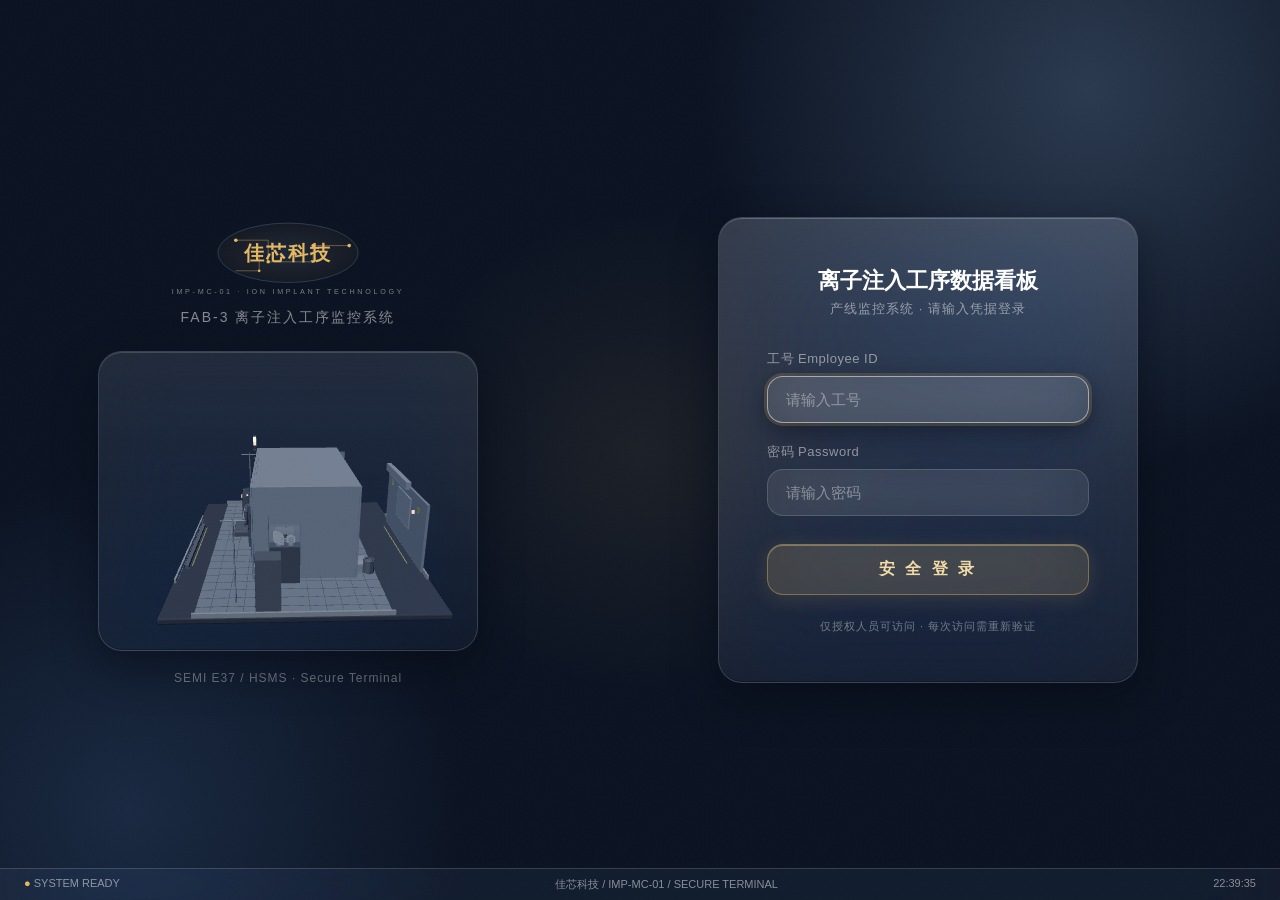
<file: index.html>
<!DOCTYPE html>
<html lang="zh-CN">
<head>
<meta charset="UTF-8">
<meta name="viewport" content="width=device-width, initial-scale=1.0">
<title>安全登录 · 离子注入工序数据看板</title>
<link rel="stylesheet" href="./assets/glassmorphism.css">
<style>
*{margin:0;padding:0;box-sizing:border-box}
body{
  font-family:'Segoe UI','Microsoft YaHei',sans-serif;
  overflow:hidden;height:100vh;
  background-color:var(--night-bg);
  background-image:
    radial-gradient(640px circle at 85% 10%, rgba(124,156,196,0.28), transparent 60%),
    radial-gradient(560px circle at 10% 90%, rgba(51,81,122,0.35), transparent 60%),
    radial-gradient(400px circle at 50% 50%, rgba(228,184,99,0.08), transparent 60%);
  color:var(--text-primary);
}

/* 噪点纹理 */
body::after{
  content:'';position:fixed;inset:0;pointer-events:none;opacity:0.025;z-index:10000;
  background-image:url("data:image/svg+xml,%3Csvg xmlns='http://www.w3.org/2000/svg' width='200' height='200'%3E%3Cfilter id='n'%3E%3CfeTurbulence type='fractalNoise' baseFrequency='0.8' numOctaves='3' stitchTiles='stitch'/%3E%3C/filter%3E%3Crect width='100%25' height='100%25' filter='url(%23n)'/%3E%3C/svg%3E");
}

/* 左侧品牌区 */
#brand-side{
  position:fixed;top:0;left:0;width:45%;height:100vh;
  display:flex;flex-direction:column;align-items:center;justify-content:center;
}
#brand-side .brand-title{
  font-size:32px;font-weight:800;letter-spacing:6px;color:var(--text-primary);
  margin-bottom:8px;text-shadow:0 0 40px rgba(228,184,99,0.20);
}
#brand-side .brand-title .accent{color:var(--champagne)}
#brand-side .brand-sub{font-size:14px;color:var(--text-muted);letter-spacing:2px;margin-bottom:24px}

#canvas3d-wrap{
  width:380px;height:300px;
  border-radius:24px;
  background:rgba(255,255,255,0.05);
  backdrop-filter:blur(40px) saturate(180%);
  -webkit-backdrop-filter:blur(40px) saturate(180%);
  border:1px solid var(--glass-border);
  box-shadow:var(--glass-shadow);
  overflow:hidden;position:relative;
}
#canvas3d-wrap::before{
  content:'';position:absolute;inset:0;
  background:linear-gradient(to bottom,rgba(255,255,255,0.10),transparent);
  pointer-events:none;border-radius:inherit;
}
#canvas3d{width:100%;height:100%;display:block;position:relative;z-index:1}
#brand-side .device-tag{
  margin-top:20px;font-size:12px;color:var(--text-faint);letter-spacing:1px;
}

/* 右侧登录区 */
#login-side{
  position:fixed;top:0;right:0;width:55%;height:100vh;
  display:flex;align-items:center;justify-content:center;
}

#login-panel{
  width:420px;padding:48px;
  background:rgba(255,255,255,0.06);
  backdrop-filter:blur(60px) saturate(180%);
  -webkit-backdrop-filter:blur(60px) saturate(180%);
  border:1px solid var(--glass-border);
  border-radius:24px;
  box-shadow:var(--glass-shadow);
  position:relative;overflow:hidden;
  transition:all 500ms var(--spring);
}
#login-panel::before{
  content:'';position:absolute;inset:0;
  background:linear-gradient(to bottom,rgba(255,255,255,0.12),transparent);
  pointer-events:none;border-radius:inherit;
}
#login-panel:hover{
  border-color:var(--glass-border-hover);
  box-shadow:var(--glass-shadow-hover);
}
#login-panel>*{position:relative;z-index:1}

#login-panel h1{text-align:center;font-size:22px;color:var(--text-primary);margin-bottom:4px;font-weight:700}
#login-panel .subtitle{text-align:center;font-size:13px;color:var(--text-muted);margin-bottom:32px;letter-spacing:1px}

.field{margin-bottom:20px}
.field label{display:block;font-size:13px;color:var(--text-muted);margin-bottom:8px;letter-spacing:0.5px;font-weight:500}
.field input{
  width:100%;padding:14px 18px;
  background:rgba(255,255,255,0.06);
  backdrop-filter:blur(30px) saturate(150%);
  -webkit-backdrop-filter:blur(30px) saturate(150%);
  border:1px solid var(--glass-border);
  border-radius:16px;
  color:var(--text-primary);font-size:15px;outline:none;
  transition:all 500ms var(--spring);
}
.field input::placeholder{color:var(--text-faint)}
.field input:focus{
  border-color:rgba(255,255,255,0.50);
  background:rgba(255,255,255,0.10);
  box-shadow:var(--glass-shadow-focus);
}

.btn-login{
  width:100%;padding:14px;margin-top:8px;
  background:var(--champagne-bg);
  backdrop-filter:blur(40px) saturate(180%);
  -webkit-backdrop-filter:blur(40px) saturate(180%);
  border:1px solid var(--champagne-border);
  border-radius:16px;
  color:var(--champagne-light);
  font-size:16px;font-weight:600;cursor:pointer;letter-spacing:3px;
  box-shadow:0 4px 20px rgba(228,184,99,0.15), inset 0 1px 0 rgba(243,220,168,0.35);
  transition:all 500ms var(--spring);
}
.btn-login:hover{
  background:rgba(228,184,99,0.22);
  border-color:rgba(228,184,99,0.55);
}
.btn-login:active{transform:scale(0.97)}

.error{
  color:#ff8888;font-size:13px;text-align:center;margin-bottom:16px;padding:12px;
  background:rgba(255,100,100,0.08);
  border:1px solid rgba(255,100,100,0.20);
  border-radius:16px;
  backdrop-filter:blur(20px);
  -webkit-backdrop-filter:blur(20px);
}
.hint{text-align:center;margin-top:24px;font-size:11px;color:var(--text-faint);letter-spacing:1px}

/* 底部状态栏 */
#status-bar{
  position:fixed;bottom:0;left:0;right:0;z-index:5;
  background:rgba(255,255,255,0.04);
  backdrop-filter:blur(40px) saturate(180%);
  -webkit-backdrop-filter:blur(40px) saturate(180%);
  border-top:1px solid var(--glass-border);
  padding:8px 24px;display:flex;justify-content:space-between;font-size:11px;color:var(--text-muted);
}
#status-bar .blink{color:var(--champagne);animation:blink 2s infinite}
@keyframes blink{0%,100%{opacity:0.4}50%{opacity:1}}

#loading{position:fixed;top:50%;left:50%;transform:translate(-50%,-50%);font-size:16px;color:var(--text-muted);z-index:20}
</style>
</head>
<body>
<div id="loading">初始化安全终端…</div>

<div id="brand-side">
  <div class="brand-logo">
    <svg viewBox="0 0 280 100" style="width:260px;height:90px">
      <defs>
        <radialGradient id="g3login" cx="0.5" cy="0.5" r="0.5">
          <stop offset="0" stop-color="#7C9CC4" stop-opacity="0.3"/>
          <stop offset="1" stop-color="#E4B863" stop-opacity="0.08"/>
        </radialGradient>
      </defs>
      <ellipse cx="140" cy="42" rx="78" ry="33" fill="url(#g3login)" stroke="#7C9CC4" stroke-width="0.6" opacity="0.5"/>
      <g stroke="#E4B863" stroke-width="0.8" fill="none" opacity="0.55">
        <line x1="82" y1="28" x2="118" y2="28"/><line x1="118" y1="28" x2="118" y2="52"/>
        <line x1="118" y1="52" x2="168" y2="52"/><line x1="168" y1="52" x2="168" y2="34"/>
        <line x1="168" y1="34" x2="208" y2="34"/>
        <line x1="82" y1="62" x2="108" y2="62"/><line x1="108" y1="62" x2="108" y2="44"/>
      </g>
      <g fill="#E4B863">
        <circle cx="82" cy="28" r="2"/><circle cx="118" cy="52" r="2"/>
        <circle cx="168" cy="34" r="2"/><circle cx="208" cy="34" r="2"/>
        <circle cx="108" cy="62" r="1.5"/>
      </g>
      <text x="140" y="50" text-anchor="middle" font-size="22" font-weight="bold" fill="#E4B863" letter-spacing="2">佳芯科技</text>
      <text x="140" y="88" text-anchor="middle" font-size="8" fill="rgba(255,255,255,0.45)" letter-spacing="3">IMP-MC-01 · ION IMPLANT TECHNOLOGY</text>
    </svg>
  </div>
  <div class="brand-sub">FAB-3 离子注入工序监控系统</div>
  <div id="canvas3d-wrap"><canvas id="canvas3d"></canvas></div>
  <div class="device-tag">SEMI E37 / HSMS · Secure Terminal</div>
</div>

<div id="login-side">
  <div id="login-panel">
    <h1>离子注入工序数据看板</h1>
    <div class="subtitle">产线监控系统 · 请输入凭据登录</div>
    
    <form id="loginForm">
      <div class="field">
        <label>工号 Employee ID</label>
        <input type="text" name="employee_id" placeholder="请输入工号" autofocus required>
      </div>
      <div class="field">
        <label>密码 Password</label>
        <input type="password" name="password" placeholder="请输入密码" required>
      </div>
      <button type="submit" class="btn-login">安 全 登 录</button>
    </form>
    <div class="hint">仅授权人员可访问 · 每次访问需重新验证</div>
  </div>
</div>

<div id="status-bar">
  <span><span class="blink">●</span> SYSTEM READY</span>
  <span>佳芯科技 / IMP-MC-01 / SECURE TERMINAL</span>
  <span id="clock">--:--:--</span>
</div>

<script type="importmap">
{"imports":{"three":"./assets/three/three.module.js","three/addons/":"./assets/three/addons/"}}
</script>
<script type="module">
import * as THREE from 'three';
import {GLTFLoader} from 'three/addons/loaders/GLTFLoader.js';

const canvas=document.getElementById('canvas3d');
const renderer=new THREE.WebGLRenderer({canvas,antialias:true,alpha:true});
renderer.setSize(380,300);
renderer.setPixelRatio(Math.min(devicePixelRatio,2));
renderer.setClearColor(0x0B1322,0.3);
renderer.toneMapping=THREE.ACESFilmicToneMapping;
renderer.toneMappingExposure=1.0;

const scene=new THREE.Scene();
const camera=new THREE.PerspectiveCamera(38,380/300,0.1,50);
camera.position.set(2.2,1.6,2.8);

scene.add(new THREE.AmbientLight(0x7C9CC4,0.6));
const key=new THREE.DirectionalLight(0xffffff,0.8);
key.position.set(3,5,2);
scene.add(key);
const fill=new THREE.DirectionalLight(0x33517A,0.4);
fill.position.set(-2,2,-1);
scene.add(fill);

const loader=new GLTFLoader();
loader.load('./assets/implanter19.glb',(gltf)=>{
  const m=gltf.scene;
  scene.add(m);
  document.getElementById('loading').style.display='none';
},undefined,(e)=>{
  document.getElementById('loading').textContent='模型加载失败';
});

let autoAngle=0;
function autoRotate(){
  autoAngle+=0.002;
  const r=3.2;
  camera.position.x=Math.cos(autoAngle)*r;
  camera.position.z=Math.sin(autoAngle)*r;
  camera.position.y=1.5+Math.sin(autoAngle*0.5)*0.15;
  camera.lookAt(0,0.4,0);
}

function animate(){
  requestAnimationFrame(animate);
  autoRotate();
  renderer.render(scene,camera);
}
animate();

function updateClock(){
  const d=new Date();
  document.getElementById('clock').textContent=d.toLocaleTimeString('zh-CN',{hour12:false});
}
setInterval(updateClock,1000);
updateClock();
</script>

<script>
document.getElementById('loginForm').addEventListener('submit', function(e) {
  e.preventDefault();
  var btn = this.querySelector('.btn-login');
  btn.textContent = '验证中…';
  btn.style.opacity = '0.7';
  setTimeout(function() { window.location.href = './3d.html'; }, 600);
});
</script>
</body>
</html>
</file>
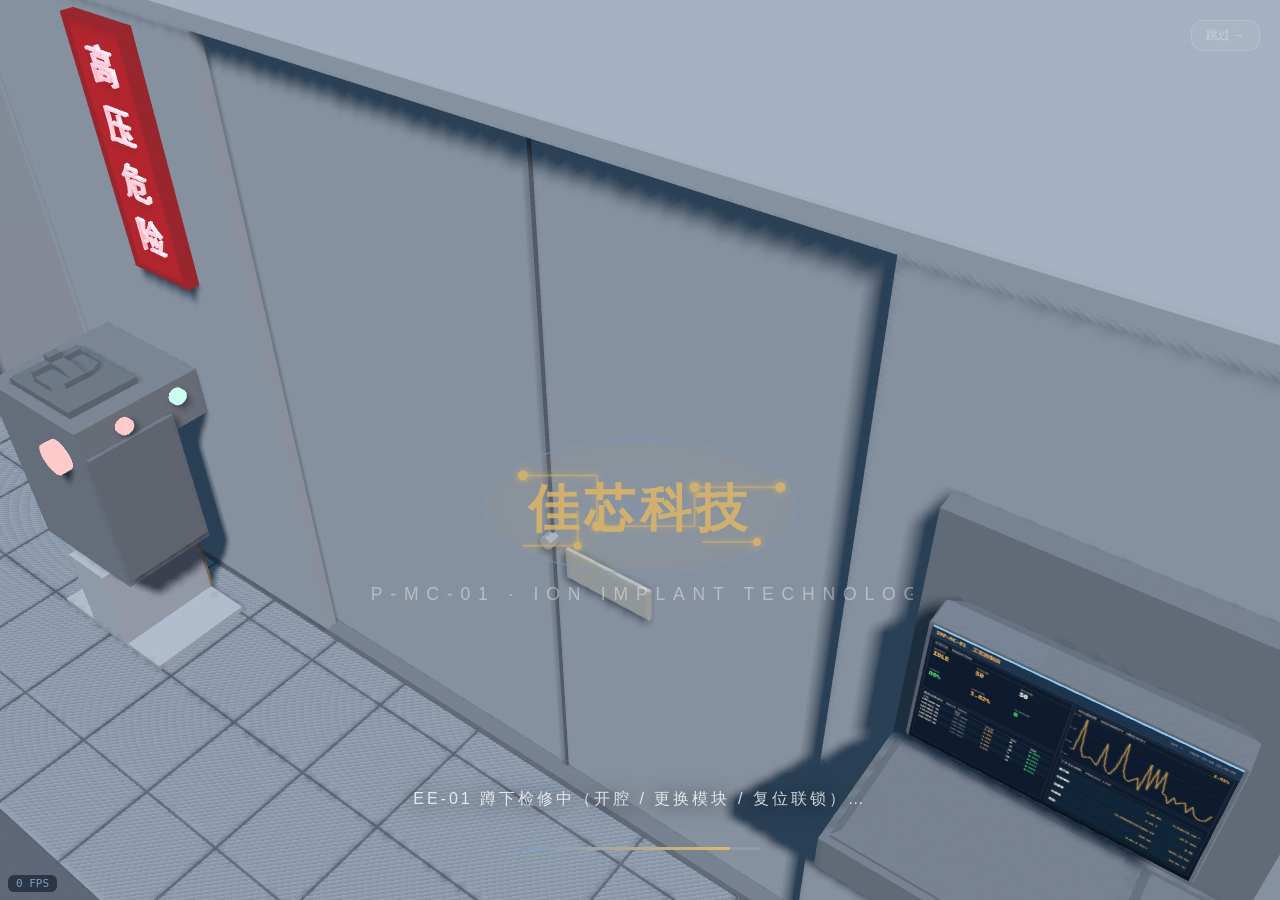
<file: 3d.html>
<!DOCTYPE html>
<html lang="zh-CN">
<head>
<meta charset="UTF-8">
<meta name="viewport" content="width=device-width, initial-scale=1.0">
<title>佳芯科技 · IMP-MC-01 离子注入机 · 3D 数据看板</title>
<link rel="stylesheet" href="./assets/glassmorphism.css">
<style>
*{margin:0;padding:0;box-sizing:border-box}
body{
  font-family:'Segoe UI','Microsoft YaHei',sans-serif;overflow:hidden;
  background-color:var(--night-bg);
  background-image:
    radial-gradient(640px circle at 85% 10%, rgba(124,156,196,0.22), transparent 60%),
    radial-gradient(560px circle at 10% 90%, rgba(51,81,122,0.28), transparent 60%),
    radial-gradient(400px circle at 50% 50%, rgba(228,184,99,0.06), transparent 60%);
  color:var(--text-primary);
}
/* 噪点 */
body::after{content:'';position:fixed;inset:0;pointer-events:none;opacity:0.025;z-index:10000;
  background-image:url("data:image/svg+xml,%3Csvg xmlns='http://www.w3.org/2000/svg' width='200' height='200'%3E%3Cfilter id='n'%3E%3CfeTurbulence type='fractalNoise' baseFrequency='0.8' numOctaves='3' stitchTiles='stitch'/%3E%3C/filter%3E%3Crect width='100%25' height='100%25' filter='url(%23n)'/%3E%3C/svg%3E")}

/* ===== 过场动画 overlay（透明背景，Three.js 在下方渲染） ===== */
#intro-overlay{position:fixed;inset:0;background:transparent;z-index:9999;display:flex;align-items:center;justify-content:center;flex-direction:column;transition:opacity 1.2s var(--spring);pointer-events:none}
#intro-overlay.fade-out{opacity:0}
#intro-skip-btn{pointer-events:auto}
#intro-cap{pointer-events:none}
.intro-caption{position:absolute;bottom:90px;left:50%;transform:translateX(-50%);color:var(--text-secondary);font-size:16px;letter-spacing:3px;opacity:0;transition:opacity 0.8s var(--spring);text-align:center;text-shadow:0 2px 20px rgba(0,0,0,0.8)}
.intro-caption.show{opacity:1}
.intro-progress{position:absolute;bottom:50px;left:50%;transform:translateX(-50%);width:240px;height:3px;background:rgba(255,255,255,0.10);border-radius:4px;overflow:hidden}
.intro-progress-fill{height:100%;background:linear-gradient(90deg,var(--moonlight),var(--champagne));border-radius:4px;width:0%;transition:width 0.3s linear}
.intro-skip{position:absolute;top:20px;right:20px;color:var(--text-faint);font-size:12px;cursor:pointer;padding:6px 14px;border:1px solid var(--glass-border);border-radius:12px;transition:all 500ms var(--spring);background:rgba(255,255,255,0.06);backdrop-filter:blur(20px)}
.intro-skip:hover{color:var(--text-secondary);border-color:var(--glass-border-hover);background:rgba(255,255,255,0.10)}
.intro-logo{opacity:0;transform:scale(0.8);transition:all 1.5s var(--spring);text-align:center;position:relative;z-index:10000}
.intro-logo.show{opacity:1;transform:scale(1)}
.intro-logo .brand{font-family:'Segoe UI',sans-serif;font-weight:800;font-size:56px;letter-spacing:6px;color:var(--text-primary);text-shadow:0 0 40px rgba(228,184,99,0.25)}
.intro-logo .brand .accent{color:var(--champagne)}
.intro-logo .brand .imp-i{display:inline-block;width:6px;height:46px;background:linear-gradient(180deg,var(--champagne),var(--moonlight));border-radius:3px;margin:0 2px;vertical-align:middle;box-shadow:0 0 12px rgba(228,184,99,0.4)}
.intro-logo .brand .cl{display:inline-block;height:1px;background:var(--glass-border);vertical-align:middle;margin:0 6px}
.intro-logo .devid{font-family:'Consolas',monospace;font-size:14px;letter-spacing:3px;color:var(--text-faint);margin-top:10px}
.intro-logo .tagline{font-size:12px;letter-spacing:4px;color:var(--text-muted);margin-top:6px}

/* Glassmorphism 顶部工具栏 */
#header{position:fixed;top:0;left:0;right:0;z-index:100;background:rgba(255,255,255,0.04);backdrop-filter:blur(40px) saturate(180%);-webkit-backdrop-filter:blur(40px) saturate(180%);border-bottom:1px solid var(--glass-border);padding:10px 20px;display:flex;align-items:center;gap:16px}
#header h1{font-size:15px;color:var(--text-primary);white-space:nowrap;font-weight:600}
#header a{color:var(--champagne);text-decoration:none;font-size:12px;padding:4px 12px;border-radius:12px;background:rgba(255,255,255,0.06);border:1px solid var(--glass-border);backdrop-filter:blur(20px);transition:all 500ms var(--spring)}
#header a:hover{background:rgba(255,255,255,0.10);border-color:var(--glass-border-hover)}
#header a:active{transform:scale(0.97)}
#canvas3d{width:100vw;height:100vh;display:block;cursor:grab}
#canvas3d:active{cursor:grabbing}
#loading{position:fixed;top:50%;left:50%;transform:translate(-50%,-50%);font-size:18px;color:var(--text-muted);z-index:200;text-align:center}
#loading .sub{font-size:12px;color:var(--text-faint);margin-top:6px}

/* KPI 汇总面板（右上）Glassmorphism */
#kpi-panel{position:fixed;top:56px;right:16px;z-index:50;background:rgba(255,255,255,0.06);backdrop-filter:blur(40px) saturate(180%);-webkit-backdrop-filter:blur(40px) saturate(180%);border:1px solid var(--glass-border);border-radius:24px;box-shadow:var(--glass-shadow);padding:14px 18px;min-width:210px;font-size:12px;transition:all 500ms var(--spring)}
#kpi-panel:hover{border-color:var(--glass-border-hover)}
#kpi-panel h2{font-size:13px;color:var(--text-primary);margin-bottom:8px;font-weight:600}
.kpi-row{display:flex;justify-content:space-between;padding:3px 0}
.kpi-label{color:var(--text-muted)}
.kpi-val{font-weight:600;color:var(--text-primary)}
.kpi-val.green{color:#4ade80}.kpi-val.red{color:#ff6b6b}.kpi-val.amber{color:var(--champagne)}
.kpi-val.champagne{color:var(--champagne);font-family:'SF Mono','Consolas',monospace;font-size:16px;font-weight:700}

/* 浮动数据卡（跟随 3D 部件）Glassmorphism */
#data-card{position:fixed;z-index:60;display:none;pointer-events:none;transform:translate(-50%,-100%);transition:opacity .2s}
#data-card.visible{display:block}
.data-card-inner{background:rgba(255,255,255,0.08);backdrop-filter:blur(40px) saturate(180%);-webkit-backdrop-filter:blur(40px) saturate(180%);border:1px solid var(--glass-border);border-radius:16px;box-shadow:var(--glass-shadow-sm);padding:10px 14px;min-width:160px;max-width:240px}
.data-card-inner h3{font-size:13px;color:var(--champagne);margin-bottom:4px}
.data-card-inner .desc{font-size:11px;color:var(--text-muted);margin-bottom:6px;line-height:1.4}
.data-card-inner .param-row{display:flex;justify-content:space-between;font-size:11px;padding:1px 0}
.data-card-inner .param-label{color:var(--text-faint)}
.data-card-inner .param-val{color:var(--text-primary);font-weight:600}
.data-card-inner .alarm-badge{display:inline-block;font-size:10px;padding:1px 6px;border-radius:6px;margin-top:4px}
.data-card-inner .alarm-badge.ok{background:rgba(74,222,128,0.12);color:#4ade80}
.data-card-inner .alarm-badge.warn{background:rgba(228,184,99,0.12);color:var(--champagne)}
.data-card-inner .alarm-badge.err{background:rgba(255,107,107,0.12);color:#ff6b6b}
.data-card-arrow{width:0;height:0;border-left:6px solid transparent;border-right:6px solid transparent;border-top:8px solid rgba(255,255,255,0.15);margin:0 auto}

/* 控制按钮（底部）Glassmorphism */
#controls{position:fixed;bottom:12px;left:50%;transform:translateX(-50%);z-index:50;background:rgba(255,255,255,0.05);backdrop-filter:blur(40px) saturate(180%);-webkit-backdrop-filter:blur(40px) saturate(180%);border:1px solid var(--glass-border);border-radius:24px;box-shadow:var(--glass-shadow);padding:10px 16px;display:flex;gap:10px;align-items:center;flex-wrap:wrap;justify-content:center;max-width:90vw;transition:all 500ms var(--spring)}
#controls:hover{border-color:var(--glass-border-hover)}
#controls button{background:rgba(255,255,255,0.06);color:var(--text-muted);border:1px solid var(--glass-border);border-radius:12px;padding:7px 14px;cursor:pointer;font-size:12px;transition:all 500ms var(--spring);backdrop-filter:blur(20px)}
#controls button:hover{background:rgba(255,255,255,0.10);border-color:var(--glass-border-hover);color:var(--text-primary)}
#controls button:active{transform:scale(0.97)}
#controls button.active{background:var(--champagne-bg);border-color:var(--champagne-border);color:var(--champagne-light)}
#nav-hint{position:fixed;bottom:58px;left:50%;transform:translateX(-50%);z-index:49;color:var(--text-muted);font-size:11px;letter-spacing:.3px;background:rgba(255,255,255,0.04);backdrop-filter:blur(20px);border:1px solid var(--glass-border);border-radius:12px;padding:4px 12px;pointer-events:none}
#nav-hint b{color:var(--champagne);font-weight:600}
#controls .hint{color:var(--text-faint);font-size:11px;margin-left:6px}

/* 故障提示 */
@keyframes pulse-border{0%,100%{box-shadow:0 0 5px rgba(231,76,60,0.3)}50%{box-shadow:0 0 20px rgba(231,76,60,0.7)}}

/* 断电按钮 Glassmorphism */
#btn-power{font-weight:700;letter-spacing:1px}
#btn-power.power-on{background:rgba(74,222,128,0.12);border-color:rgba(74,222,128,0.30);color:#4ade80}
#btn-power.power-off{background:rgba(255,107,107,0.12);border-color:rgba(255,107,107,0.30);color:#ff6b6b;animation:power-blink 1.5s ease-in-out infinite}
@keyframes power-blink{0%,100%{opacity:1}50%{opacity:0.6}}

/* 电源状态指示 Glassmorphism */
#power-status{position:fixed;top:56px;left:160px;z-index:55;font-size:11px;padding:6px 12px;border-radius:12px;background:rgba(255,255,255,0.05);backdrop-filter:blur(20px);border:1px solid var(--glass-border);color:var(--text-secondary)}
#power-status .dot{display:inline-block;width:8px;height:8px;border-radius:50%;margin-right:5px;vertical-align:middle}
#power-status.on .dot{background:#4ade80;box-shadow:0 0 6px #4ade80}
#power-status.off .dot{background:#ff6b6b;box-shadow:0 0 6px #ff6b6b}

#btn-tune{color:var(--champagne)}

/* 工艺启动按钮 Glassmorphism */
#btn-process{font-weight:700;letter-spacing:1px}
#btn-process.running{background:rgba(228,184,99,0.12);border-color:rgba(228,184,99,0.30);color:var(--champagne);animation:power-blink 1.2s ease-in-out infinite}
#btn-beam.beam-on{background:var(--champagne-bg);border-color:var(--champagne-border);color:var(--champagne-light)}

/* 工艺状态条 Glassmorphism */
#process-status{position:fixed;top:56px;left:320px;z-index:55;font-size:11px;padding:6px 12px;border-radius:12px;background:rgba(255,255,255,0.05);backdrop-filter:blur(20px);border:1px solid var(--glass-border);color:var(--text-muted)}
#process-status.run{color:var(--champagne)}
#process-status .dot{display:inline-block;width:8px;height:8px;border-radius:50%;margin-right:5px;vertical-align:middle;background:var(--text-faint)}
#process-status.run .dot{background:var(--champagne);box-shadow:0 0 8px var(--champagne);animation:power-blink 1s ease-in-out infinite}

/* 提示气泡 Glassmorphism */
#toast{position:fixed;top:50%;left:50%;transform:translate(-50%,-50%);z-index:90;background:rgba(255,255,255,0.10);backdrop-filter:blur(40px) saturate(180%);-webkit-backdrop-filter:blur(40px) saturate(180%);color:var(--text-primary);padding:12px 22px;border-radius:16px;font-size:13px;display:none;border:1px solid var(--glass-border);box-shadow:var(--glass-shadow);pointer-events:none;max-width:80vw;text-align:center}
#toast.show{display:block;animation:power-blink 1.2s ease-in-out 2}
#pilot-status{position:fixed;bottom:56px;left:50%;transform:translateX(-50%);z-index:50;font-size:11px;color:var(--text-muted);background:rgba(255,255,255,0.05);backdrop-filter:blur(20px);border:1px solid var(--glass-border);border-radius:12px;padding:6px 12px;white-space:nowrap}
#pilot-status.pass{color:#4ade80}
#pilot-status.fail{color:#ff6b6b}
</style>
</head>
<body>
<div id="model-loading" style="position:fixed;top:0;left:0;width:100%;height:100%;background:rgba(11,19,34,0.96);z-index:9998;display:flex;flex-direction:column;align-items:center;justify-content:center;">
<div style="font-size:18px;color:#7C9CC4;margin-bottom:20px;letter-spacing:2px;">正在加载 3D 模型…</div>
<div style="width:300px;height:6px;background:rgba(255,255,255,0.08);border-radius:3px;overflow:hidden;">
<div style="width:0;height:100%;background:linear-gradient(90deg,#7C9CC4,#E4B863);border-radius:3px;animation:loadbar 4s ease-in-out forwards;"></div>
</div>
<style>@keyframes loadbar{0%{width:0}20%{width:30%}50%{width:60%}80%{width:85%}100%{width:95%}}</style>
</div>

<!-- ===== 过场动画 overlay（20-25s：机台外观→去壳核心→工程师→LOGO 浮现） ===== -->
<div id="intro-overlay">
  <canvas id="intro-canvas"></canvas>
  <div class="intro-skip" id="intro-skip-btn">跳过 →</div>
  <div class="intro-caption" id="intro-cap"></div>
  <div class="intro-progress"><div class="intro-progress-fill" id="intro-pf"></div></div>
  <div class="intro-logo" id="intro-logo">
    <svg viewBox="0 0 280 100" style="width:420px;height:150px">
      <defs>
        <radialGradient id="g3intro" cx="0.5" cy="0.5" r="0.5">
          <stop offset="0" stop-color="#7C9CC4" stop-opacity="0.35"/>
          <stop offset="1" stop-color="#E4B863" stop-opacity="0.08"/>
        </radialGradient>
        <filter id="glow3"><feGaussianBlur stdDeviation="2"/><feMerge><feMergeNode/><feMergeNode in="SourceGraphic"/></feMerge></filter>
      </defs>
      <ellipse cx="140" cy="42" rx="80" ry="34" fill="url(#g3intro)" stroke="#7C9CC4" stroke-width="0.7" opacity="0.6"/>
      <g stroke="#E4B863" stroke-width="1" fill="none" opacity="0.65" filter="url(#glow3)">
        <line x1="80" y1="26" x2="118" y2="26"/><line x1="118" y1="26" x2="118" y2="52"/>
        <line x1="118" y1="52" x2="168" y2="52"/><line x1="168" y1="52" x2="168" y2="32"/>
        <line x1="168" y1="32" x2="212" y2="32"/>
        <line x1="80" y1="62" x2="108" y2="62"/><line x1="108" y1="62" x2="108" y2="44"/>
        <line x1="172" y1="60" x2="200" y2="60"/>
      </g>
      <g fill="#E4B863" filter="url(#glow3)">
        <circle cx="80" cy="26" r="2.5"/><circle cx="118" cy="52" r="2.5"/>
        <circle cx="168" cy="32" r="2.5"/><circle cx="212" cy="32" r="2.5"/>
        <circle cx="108" cy="62" r="2"/><circle cx="200" cy="60" r="2"/>
      </g>
      <text x="140" y="52" text-anchor="middle" font-size="26" font-weight="bold" fill="#E4B863" letter-spacing="3">佳芯科技</text>
      <text x="140" y="90" text-anchor="middle" font-size="9" fill="rgba(255,255,255,0.5)" letter-spacing="4">IMP-MC-01 · ION IMPLANT TECHNOLOGY</text>
    </svg>
  </div>
</div>

<div id="header">
  <h1>佳芯科技 · IMP-MC-01 离子注入机 · 3D 数据看板</h1>
</div>
<div id="loading">正在加载 3D 场景…<div class="sub">微缩 Diorama · 三渲二科技风</div></div>
<canvas id="canvas3d"></canvas>

<div id="kpi-panel">
  <h2>机台概览</h2>
  <div class="kpi-row"><span class="kpi-label">状态</span><span class="kpi-val" id="kp-state">—</span></div>
  <div class="kpi-row"><span class="kpi-label">今日晶圆</span><span class="kpi-val" id="kp-today">—</span></div>
  <div class="kpi-row"><span class="kpi-label">累计</span><span class="kpi-val" id="kp-total">—</span></div>
  <div class="kpi-row"><span class="kpi-label">7日良率</span><span class="kpi-val" id="kp-pass">—</span></div>
  <div class="kpi-row"><span class="kpi-label">均匀度</span><span class="kpi-val" id="kp-uni">—</span></div>
  <div class="kpi-row"><span class="kpi-label">报警</span><span class="kpi-val" id="kp-alarms">—</span></div>
</div>

<div id="data-card"><div class="data-card-inner"></div><div class="data-card-arrow"></div></div>


<div id="controls">
  <span id="moved-to-pc" style="display:none">
    <button id="btn-power" class="power-on" onclick="togglePower()">通电中</button>
    <button id="btn-process" onclick="toggleProcess()">▶ 启动工艺</button>
    <button id="btn-beam" onclick="toggleBeam()">束流 OFF</button>
    <button id="btn-pilot" onclick="runPilot()">试片</button>
    <button id="btn-tune" onclick="doTune()">🔧 调束</button>
    <button id="btn-retune" onclick="retuneBeam()" style="display:none">一键重新调束</button>
    <button id="btn-fast" onclick="toggleFastDemo()">快速演示: 关</button>
  </span>
  <button id="btn-shell" onclick="toggleShell()">打开外壳</button>
  <button id="btn-env" onclick="toggleEnv()">隐藏环境</button>
  <button id="btn-addenv" onclick="toggleAddEnv()">环境扩容</button>
  <button id="btn-trans" onclick="cycleTransparency()">透明显示: 关</button>
  <button id="btn-beamfocus" onclick="toggleBeamFocus()">束流聚焦: 关</button>
  <button id="btn-follow" onclick="toggleFollow()">镜头跟随: 关</button>
  <button id="btn-reset" onclick="resetCamera()">重置视角</button>
  <span class="hint">点击机台旁的操作电脑 → 屏幕内切页操作（试片/调束/束流/工艺）</span>
</div>

<div id="nav-hint"><b>W/A/S/D</b> 自由平移 · <b>Q/E</b> 升降 · <b>Shift</b> 加速 · 拖拽旋转 · 滚轮缩放</div>

<div id="pilot-status" style="display:none">试片: 未进行（通电后必须试片）</div>
<!-- 停机报告不再用居中弹窗：内容进入操作电脑屏幕的「操作」页底部 -->


<div id="power-status" class="on"><span class="dot"></span>电源: ON</div>
<div id="process-status"><span class="dot"></span>工艺: 待机</div>

<!-- 所有浮动提示（toast / 门提示 / 宕机提示）已删除：机台状态只由顶部三段报警灯 + 操作电脑屏幕反映 -->
<span id="toast" style="display:none"></span>

<script>
// 全局错误探针：任何未捕获异常/未处理 rejection 都回传一次，便于无头验收定位
window.addEventListener('error', function (e) {
  try {
    new Image().src = '/_jserr/' + encodeURIComponent(
      (e.message || 'err') + ' @' + String(e.filename || '').split('/').pop() + ':' + (e.lineno || 0));
  } catch (_) {}
});
window.addEventListener('unhandledrejection', function (e) {
  try {
    var r = e.reason;
    new Image().src = '/_jserr_promise/' + encodeURIComponent(
      String((r && (r.stack || r.message)) || r || 'rejection').slice(0, 300));
  } catch (_) {}
});
</script>
<script src="./js/mock_api.js"></script>
<script type="importmap">
{"imports":{"three":"./assets/three/three.module.js","three/addons/":"./assets/three/addons/"}}
</script>
<script type="module">
import * as THREE from 'three';
import { OrbitControls } from 'three/addons/controls/OrbitControls.js';
import { GLTFLoader } from 'three/addons/loaders/GLTFLoader.js';

// ====== 部件元数据（阶段三将接 /api/component/<id> 动态填充） ======
const partMeta = {
  'PART_ION_SOURCE': { title: '离子源 Ion Source', desc: '电离 BF₃/PH₃ 气体产生正离子束流，灯丝加热发射电子撞击气体分子。', params: { '能量': '80 keV', '束流': '12.3 mA', '剂量': '5e15 cm⁻²', '气压': '2.1e-4 Pa' } },
  'PART_MAGNET':    { title: '分析磁铁 Analyzer', desc: '90°偏转质量分析器，按荷质比选择目标离子（¹¹B⁺/³¹P⁺），过滤杂质。', params: { '磁场': '1.2 T', '偏转角': '90°', '分辨力': '±0.5 amu' } },
  'PART_ACCEL':     { title: '加速管 Accelerator', desc: '多级静电加速管，施加高压加速离子至目标能量，决定注入深度。', params: { '高压': '80 kV', '绝缘': 'SF₆', '级数': '8 级' } },
  'PART_SCANNER':   { title: '扫描器 Scanner', desc: '静电偏转扫描板，使束流在 X/Y 方向匀速扫描覆盖晶圆表面。', params: { 'X频率': '1024 Hz', 'Y频率': '64 Hz', '扫描范围': '300 mm' } },
  'PART_TARGET':    { title: '靶室 Target Chamber', desc: '晶圆在此接受离子束注入，配备静电卡盘与旋转/倾斜机构。', params: { '真空': '5e-6 Pa', '温度': '25.3°C', '倾斜': '7°', '转速': '120 rpm' } },
  'PART_VACUUM':    { title: '真空泵 Vacuum', desc: '干式机械泵+涡轮分子泵机组，维持工艺腔高真空。', params: { '前级': '0.5 Pa', '分子泵': '5e-6 Pa', '转速': '90000 rpm' } },
  'PART_HV':        { title: '高压电源 HV Supply', desc: '为加速管提供稳定直流高压，配备过流保护与稳压回路。', params: { '输出': '80 kV', '纹波': '<0.01%', '保护': '过流锁定' } },
  'PART_COOLING':   { title: '冷却单元 Chiller', desc: '去离子水循环冷却系统，维持靶室、磁铁线圈与泵体温度稳定。', params: { '水温': '22°C', '流量': '15 L/min', '压力': '2 bar' } },
  'PART_ROBOT':     { title: '晶圆传输 Robot', desc: '机械臂在晶圆进出口与靶室之间传输晶圆，配合真空锁联动。', params: { '臂长': '350 mm', '重复精度': '±0.1 mm', '速度': '0.8 s/wafer' } },
  'PART_CONTROL':   { title: '控制柜 Controller', desc: 'SECS/GEM 通讯模块，汇总工艺参数与批次进度，通过 HSMS 对接 MES。', params: { '通讯': 'HSMS', '协议': 'SECS-II', '批次': '—' } },
};

// ====== 场景 ======
const canvas = document.getElementById('canvas3d');
const renderer = new THREE.WebGLRenderer({ canvas, antialias: true });
renderer.setSize(innerWidth, innerHeight);
renderer.setPixelRatio(Math.min(devicePixelRatio, 2));
renderer.setClearColor(0x06080f);
renderer.shadowMap.enabled = true;
renderer.shadowMap.type = THREE.PCFSoftShadowMap;
renderer.toneMapping = THREE.NoToneMapping;
renderer.toneMappingExposure = 1.0;

const scene = new THREE.Scene();
scene.fog = new THREE.Fog(0x06080f, 10, 28);

const camera = new THREE.PerspectiveCamera(42, innerWidth / innerHeight, 0.05, 100);
const camHome = new THREE.Vector3(9, 6, 10);
const targetHome = new THREE.Vector3(0, 1.2, 0);
camera.position.copy(camHome);
camera.lookAt(targetHome);

const controls = new OrbitControls(camera, canvas);
controls.enableDamping = true;
controls.dampingFactor = 0.08;
controls.target.copy(targetHome);
controls.minDistance = 0.8;
controls.maxDistance = 8;
controls.maxPolarAngle = Math.PI * 0.85;

// ====== WASD 自由移动（相机与观察目标一起平移，不再永远绕机台中心旋转）======
const keysDown = Object.create(null);
const MOVE_SPEED = 1.25;      // m/s（Shift 加速 3.2 倍）
const MOVE_KEYS = 'wasdqe';
addEventListener('keydown', (e) => {
  const k = String(e.key || '').toLowerCase();
  if (k === 'escape') { resetCamera(); e.preventDefault(); return; }  // ESC 快速重置视角（退出操作态+回归默认机位）
  if (k === 'shift') { keysDown.shift = true; return; }
  if (MOVE_KEYS.indexOf(k) >= 0) { keysDown[k] = true; e.preventDefault(); }
});
addEventListener('keyup', (e) => {
  const k = String(e.key || '').toLowerCase();
  if (k === 'shift') { keysDown.shift = false; return; }
  if (MOVE_KEYS.indexOf(k) >= 0) { keysDown[k] = false; e.preventDefault(); }
});
addEventListener('blur', () => { for (const k in keysDown) keysDown[k] = false; });

const _mvFwd = new THREE.Vector3();
const _mvRight = new THREE.Vector3();
const _mvDelta = new THREE.Vector3();
function updateWASD(delta) {
  let f = 0, r = 0, u = 0;
  if (keysDown.w) f += 1;
  if (keysDown.s) f -= 1;
  if (keysDown.d) r += 1;
  if (keysDown.a) r -= 1;
  if (keysDown.e) u += 1;
  if (keysDown.q) u -= 1;
  if (!f && !r && !u) return false;
  const sp = MOVE_SPEED * (keysDown.shift ? 3.2 : 1.0) * Math.min(delta, 0.1);
  camera.getWorldDirection(_mvFwd);
  _mvRight.crossVectors(_mvFwd, camera.up).normalize();
  _mvDelta.set(0, 0, 0)
    .addScaledVector(_mvFwd, f * sp)
    .addScaledVector(_mvRight, r * sp)
    .addScaledVector(camera.up, u * sp);
  camera.position.add(_mvDelta);
  controls.target.add(_mvDelta);
  if (camera.position.y < 0.25) {                     // 别钻到地面以下
    const dy = 0.25 - camera.position.y;
    camera.position.y += dy;
    controls.target.y += dy;
  }
  controls.update();
  return true;
}
window.__wasd = { keys: keysDown, step: updateWASD };

// ====== 灯光 ======
scene.add(new THREE.AmbientLight(0x6688aa, 0.6));
const key = new THREE.DirectionalLight(0xffffff, 1.8);
key.position.set(3, 5, 3);
key.castShadow = true;
key.shadow.mapSize.set(2048, 2048);
key.shadow.camera.left = -3; key.shadow.camera.right = 3;
key.shadow.camera.top = 3; key.shadow.camera.bottom = -3;
scene.add(key);
const fill = new THREE.DirectionalLight(0x88ccff, 0.4);
fill.position.set(-3, 2, -2);
scene.add(fill);
const rim = new THREE.DirectionalLight(0xffaa66, 0.3);
rim.position.set(-1, -2, -3);
scene.add(rim);
const top = new THREE.PointLight(0x4dc3ff, 0.5, 10);
top.position.set(0, 3, 0);
scene.add(top);

// ====== 模型加载 ======
const loader = new GLTFLoader();
let model, mixer, clock = new THREE.Clock();
let allMeshes = [];
let partGroups = {};
let dataAnchors = {};
let envObjects = [];
let shellPivots = { doorL: null, doorR: null, top: null };
let shellProgress = 0, shellTarget = 0;
let fxAction = null;
let selectedPart = null;
let selectedOutline = null;
let hoveredOutline = null;
let envVisible = true;
const kpisData = {};
let componentData = {};

// ===== 自检：JS 错误写进 title，便于无头浏览器核验 =====
window.addEventListener('error', function (e) {
  const msg = 'JSERR: ' + (e.message || e.type) + ' @line' + (e.lineno || '?');
  document.title = msg;
  try { new Image().src = '/_err/' + encodeURIComponent(msg); } catch (_) {}
});
window.__diag = function () {
  return {
    anims: processActions.length,
    beams: beamMeshes.length,
    hazard: hazardSignMeshes.length,
    leds: statusLedMeshes.length,
    mixer: !!mixer,
    dur: processDuration,
    power: powerOn,
    doors: !!doorL && !!doorR,
    addedEnv: !!addEnvGroup,
    meshes: allMeshes.length,
    cabinet: !!powerCabinet,
    cabinetMeshes: powerCabinet ? powerCabinet.meshes.length : 0,
    cabinetDoor: +cabinetDoorOpen.toFixed(2),
    screenMode: (typeof window.__screenMode === 'undefined') ? null : window.__screenMode,
    cabinetBox: powerCabinet ? (() => {
      const b = new THREE.Box3().setFromObject(powerCabinet.group);
      return {
        min: [+b.min.x.toFixed(3), +b.min.y.toFixed(3), +b.min.z.toFixed(3)],
        max: [+b.max.x.toFixed(3), +b.max.y.toFixed(3), +b.max.z.toFixed(3)]
      };
    })() : null
  };
};

// 启动探针（?diag=1 时）
if (new URLSearchParams(location.search).get('diag') === '1') {
  try { new Image().src = '/_boot/' + Date.now(); } catch (_) {}
}

// ====== 可见性探针：把关键对象投影到屏幕坐标，并用射线判断是否被遮挡 ======
function probeObject(obj, label) {
  if (!obj) return { label, missing: true };
  obj.updateWorldMatrix(true, false);
  const box = new THREE.Box3().setFromObject(obj);
  const center = box.getCenter(new THREE.Vector3());
  const ndc = center.clone().project(camera);
  const dir = center.clone().sub(camera.position);
  const dist = dir.length();
  raycaster.set(camera.position, dir.normalize());
  const hits = raycaster.intersectObjects(allMeshes, false);
  let first = hits.length ? hits[0].object : null;
  // 判断第一个命中物是不是自己（含子对象）
  let selfHit = false;
  if (first) {
    let p = first;
    while (p) { if (p === obj) { selfHit = true; break; } p = p.parent; }
  }
  // 投影包围盒 8 角，算出屏幕上的像素尺寸
  const mn = new THREE.Vector3(1e9, 1e9, 1e9), mx = new THREE.Vector3(-1e9, -1e9, -1e9);
  for (let k = 0; k < 8; k++) {
    const p = new THREE.Vector3(
      (k & 1) ? box.max.x : box.min.x,
      (k & 2) ? box.max.y : box.min.y,
      (k & 4) ? box.max.z : box.min.z
    ).project(camera);
    mn.min(p); mx.max(p);
  }
  const pxW = Math.round((mx.x - mn.x) * renderer.domElement.clientWidth / 2);
  const pxH = Math.round((mx.y - mn.y) * renderer.domElement.clientHeight / 2);
  return {
    label,
    onScreen: Math.abs(ndc.x) <= 1 && Math.abs(ndc.y) <= 1 && ndc.z < 1,
    ndc: [+ndc.x.toFixed(3), +ndc.y.toFixed(3)],
    px: [pxW, pxH],
    dist: +dist.toFixed(2),
    visible: selfHit,
    occluder: selfHit ? null : (first ? (first.name || 'unnamed') : 'none'),
    worldCenter: [+center.x.toFixed(3), +center.y.toFixed(3), +center.z.toFixed(3)]
  };
}
function runVisibilityProbe() {
  const list = [];
  list.push(probeObject(hazardSignMeshes[0], 'hazardSign'));
  if (powerCabinet) list.push(probeObject(powerCabinet.group, 'cabinet'));
  list.push(probeObject(doorL, 'doorL'));
  list.push(probeObject(doorR, 'doorR'));
  if (waferMeshes.length) list.push(probeObject(waferMeshes[0], 'wafer'));
  if (beamMeshes.length) list.push(probeObject(beamMeshes[Math.floor(beamMeshes.length / 2)].mesh, 'beam_mid'));
  const faces = ['前面板', '前门', '顶板', '侧板'];
  const ARM_RE = /机械手/;
  const armInfo = [];
  for (const m of allMeshes) {
    if (!ARM_RE.test(m.name)) continue;
    m.updateWorldMatrix(true, false);
    const bb = new THREE.Box3().setFromObject(m);
    const sz = bb.getSize(new THREE.Vector3());
    const ws = new THREE.Vector3(); m.getWorldScale(ws);
    armInfo.push({
      n: m.name.replace('靶室_', '').slice(0, 12),
      sz: [+sz.x.toFixed(3), +sz.y.toFixed(3), +sz.z.toFixed(3)],
      ws: [+ws.x.toFixed(2), +ws.y.toFixed(2), +ws.z.toFixed(2)],
      c: [+(bb.min.x + bb.max.x) / 2, +(bb.min.y + bb.max.y) / 2, +(bb.min.z + bb.max.z) / 2].map(v => +v.toFixed(2))
    });
  }
  const camInfo = {
    camPos: [+camera.position.x.toFixed(2), +camera.position.y.toFixed(2), +camera.position.z.toFixed(2)],
    camTarget: [0, 0, 0],
    probes: list,
    arms: armInfo
  };
  const img = new Image();
  img.src = '/_probe/' + encodeURIComponent(JSON.stringify(camInfo));
}

// ===== ⑦⑧ 试片 + 20 片循环探针（?diag=1 时自动跑）=====
async function runPilotTest() {
  const rep = {};
  try {
    // 保证通电 + 门关
    if (!powerOn) { if (doorL) doorL.position.x = DOOR_L_CLOSED; if (doorR) doorR.position.x = DOOR_R_CLOSED; togglePower(); }
    rep.power_on = powerOn;
    stopProcess(true);
    lotCycle.total = 20; lotCycle.done = 0;

    // 1) 未试片 → 启动被拒
    pilotPassed = false; pilotInfo = null;
    toggleProcess();
    rep.gate_no_pilot = (processRunning === false);

    // 2) 强制失败一次：验证「不合格→要求调束」的界面与门禁
    try {
      const fr = await fetch('/api/pilot', { method: 'POST', headers: { 'Content-Type': 'application/json' }, body: '{"force":"fail"}' });
      const fd = await fr.json();
      pilotInfo = fd; pilotPassed = false; updatePilotUI();
      rep.forced_fail = { pass: !!fd.pass, uf: fd.uniformity, msg: fd.message };
      rep.forced_fail_status_text = (document.getElementById('pilot-status') || {}).textContent || '';
      rep.forced_fail_status_class = (document.getElementById('pilot-status') || {}).className || '';
      rep.retune_btn_visible = (document.getElementById('btn-retune') || {}).style ?
        document.getElementById('btn-retune').style.display : null;
      toggleProcess();
      rep.gate_after_fail = (processRunning === false);
    } catch (e) { rep.forced_fail_err = String(e); }

    // 3) 试片（最多 4 轮，含中途调束）
    rep.pilot_tries = [];
    for (let i = 0; i < 4; i++) {
      await runPilot();
      rep.pilot_tries.push({ pass: pilotPassed, uf: pilotInfo && pilotInfo.uniformity, beam: pilotInfo && pilotInfo.beam_current });
      if (pilotPassed) break;
      await retuneBeam();
    }
    rep.pilot_passed = pilotPassed;
    rep.retune_count = retuneCount;
    rep.pilot_status_text = (document.getElementById('pilot-status') || {}).textContent || '';
    rep.pilot_status_class = (document.getElementById('pilot-status') || {}).className || '';

    // 3) 试片通过 → 允许启动工艺
    if (pilotPassed) {
      toggleProcess();
      rep.process_started = processRunning;
      rep.cycle_active = lotCycle.active;
      rep.cycle_text = (document.getElementById('process-status') || {}).textContent || '';
      // 4) 循环计数：直接把时间轴推到一轮末尾，验证「+1 片并自动继续」
      lotCycle.total = 20; lotCycle.done = 0;
      if (mixer) mixer.setTime(processDuration + 0.02);
      await new Promise(r => setTimeout(r, 400));
      rep.cycle_done_after_one = lotCycle.done;
      rep.cycle_still_active = lotCycle.active;
      // 5) 快速演示开关
      if (!lotCycle.fast) toggleFastDemo();
      rep.fast_on = lotCycle.fast;
      rep.timeScale_after_fast = mixer ? mixer.timeScale : null;
      if (lotCycle.fast) { lotCycle.active = true; startProcess(); rep.timeScale_running = mixer.timeScale; }
      // 6) 20 片跑满 → 自动停机 + 停机报告（直接触发收尾，避免 20 片真实耗时）
      lotCycle.done = lotCycle.total;
      await finishLotCycle();
      rep.cycle_active_after = lotCycle.active;
      rep.report_in_screen = !!(window.__lotReport && lotReport);
      rep.report_dom_removed = !document.getElementById('stop-report');
      const rp = lotCycle.report;
      if (rp) {
        rep.report = {
          lot_id: rp.lot_id, wafer_count: rp.wafer_count, pass_count: rp.pass_count,
          fail_count: rp.fail_count, yield_pct: rp.yield_pct, uniformity_avg: rp.uniformity_avg,
          alarm_count: rp.alarm_count, cycle_mode: rp.cycle_mode
        };
      }
      rep.report_rows = (rep.report_in_screen && rep.report) ? 9 : 0;
      rep.process_after_finish = processRunning;
      closeStopReport();
    }
  } catch (e) { rep.error = String(e); }
  const img = new Image();
  img.src = '/_pilottest/' + encodeURIComponent(JSON.stringify(rep));
}

// ====== 自动化自检（?diag=1）：验证电气联锁链路 ======
function buildPowerCabinet_probe(report) {
  // 8a) 真实射线点击：把柜体中心投影到屏幕，派发一次 click，验证射线拾取链路
  try {
    cabinetDoorTarget = 0; cabinetDoorOpen = 0;
    const cpt = new THREE.Vector3();
    new THREE.Box3().setFromObject(powerCabinet.group).getCenter(cpt);
    const nd = cpt.clone().project(camera);
    const rect = canvas.getBoundingClientRect();
    const cx = rect.left + (nd.x * 0.5 + 0.5) * rect.width;
    const cy = rect.top + (-nd.y * 0.5 + 0.5) * rect.height;
    canvas.dispatchEvent(new MouseEvent('click', { clientX: cx, clientY: cy, bubbles: true }));
    report.cabinet_ray_click_door = cabinetDoorTarget;   // 期望 1
  } catch (e) { report.cabinet_ray_click_err = String(e); }

  // 点柜门（非总闸）→ 柜门开合目标翻转
  const doorMesh = powerCabinet.meshes.find(m => /POWER_CABINET_DOOR$/.test(m.name));
  const t0 = cabinetDoorTarget;
  onCabinetClick(doorMesh || powerCabinet.group.children[0]);
  report.cabinet_door_toggle = (cabinetDoorTarget !== t0) ? cabinetDoorTarget : 'nochange';
  // 工艺运行中点总闸 → 应被拒绝（仍通电）
  const leverMesh = powerCabinet.meshes.find(m => /POWER_LEVER/.test(m.name)) || powerCabinet.lever.children[0];
  onCabinetClick(leverMesh);
  report.cabinet_off_blocked = powerOn === true && processRunning === true;
  // 停机后再点总闸 → 断电成功
  stopProcess(true);
  onCabinetClick(leverMesh);
  report.cabinet_off_ok = powerOn === false;
  report.cabinet_led_off = +powerCabinet.lampOff.material.emissiveIntensity.toFixed(2);
  // 复位：合闸通电（门已关）
  if (doorL) doorL.position.x = DOOR_L_CLOSED;
  if (doorR) doorR.position.x = DOOR_R_CLOSED;
  onCabinetClick(leverMesh);
  report.cabinet_on_ok = powerOn === true;
  report.cabinet_led_on = +powerCabinet.lampOn.material.emissiveIntensity.toFixed(2);
  report.cabinet_lever_rot = +powerCabinet.lever.rotation.x.toFixed(2);
}

function hazardIntensities() {
  const out = [];
  for (const m of hazardSignMeshes) {
    const mats = Array.isArray(m.material) ? m.material : (m.material ? [m.material] : []);
    for (const mat of mats) out.push(+(mat.emissiveIntensity || 0).toFixed(2));
  }
  return out;
}
function ledIntensities() {
  const out = [];
  for (const m of statusLedMeshes) {
    const mats = Array.isArray(m.material) ? m.material : (m.material ? [m.material] : []);
    for (const mat of mats) out.push(+(mat.emissiveIntensity || 0).toFixed(2));
  }
  return out;
}
function doorX() {
  return [doorL ? +doorL.position.x.toFixed(3) : null, doorR ? +doorR.position.x.toFixed(3) : null];
}
function runSelfTest() {
  const report = {};
  try {
    // 1) 通电态：灯箱/指示灯应亮
    report.on_hazard = hazardIntensities();
    report.on_led = ledIntensities();
    report.power_start = powerOn;

    // 2) 断电 → 应全部熄灭
    if (powerOn) togglePower();
    report.off_power = powerOn;
    report.off_hazard = hazardIntensities();
    report.off_led = ledIntensities();

    // 3) 断电下把左门拖开，再尝试通电 → 应被联锁拒绝
    if (doorL) doorL.position.x = DOOR_L_OPEN;
    const beforePower = powerOn;
    togglePower();
    report.interlock_refused = (powerOn === beforePower);   // 仍为断电 = 拒绝成功
    report.door_opened_x = doorX();

    // 4) 关门后再通电 → 应成功
    if (doorL) doorL.position.x = DOOR_L_CLOSED;
    if (doorR) doorR.position.x = DOOR_R_CLOSED;
    togglePower();
    report.power_restored = powerOn;
    report.on_hazard_again = hazardIntensities();

    // 5) 束流：未启动工艺时不允许
    toggleBeam();
    report.beam_blocked = (beamOn === false);

    // 6) 工艺门禁：未试片不得启动
    pilotPassed = false; pilotInfo = null;
    toggleProcess();
    report.process_blocked_no_pilot = (processRunning === false);
    // 7) 试片通过后 → 允许启动工艺，束流点亮，动画推进
    pilotPassed = true;
    toggleProcess();
    report.process_running = processRunning;
    report.beam_after_process = beamOn;

    // 7) 配电柜交互链路：点柜门→开；点总闸→断电(工艺在跑应拒绝)→停工艺后再点→断电
    if (powerCabinet) {
      buildPowerCabinet_probe(report);
    }

    setTimeout(() => {
      report.mixer_time_after_8s = +(mixer ? mixer.time : -1).toFixed(2);
      report.beam_mesh_intensity = beamMeshes.length ? +beamMeshes[0].mat.emissiveIntensity.toFixed(2) : null;
      const img = new Image();
      img.src = '/_selftest/' + encodeURIComponent(JSON.stringify(report));
    }, 8000);
  } catch (e) {
    report.error = String(e);
    const img = new Image();
    img.src = '/_selftest/' + encodeURIComponent(JSON.stringify(report));
  }
}

// 门与电源状态
let powerOn = true;
let doorL = null, doorR = null;
const DOOR_L_CLOSED = 0.170, DOOR_L_OPEN = 0.520;
const DOOR_R_CLOSED = -0.170, DOOR_R_OPEN = -0.520;
let dragDoor = null;
let justDragged = false;
const dragPlane = new THREE.Plane();
const dragOffset = new THREE.Vector3();

// ===== 工艺 / 束流状态 =====
let processRunning = false;   // 传片+注入工艺是否在跑
let mixerReady = false;
let processDuration = 20;     // 由 GLB 最长动画片段决定
// GLB v14：一盒 20 片，每片 420 帧 @24fps = 17.5 s，整盒 350 s。
// 时间轴一轮 = 一片；整盒 = LOT_CYCLES 轮。
const CYCLE_S = 420 / 24;
const LOT_CYCLES = 20;
let lotDuration = CYCLE_S * LOT_CYCLES;
let lastCycleIdx = 0;         // 已走完的轮次（用于计数与停机判断）
/* 自检探针态：探针期间屏蔽「真实报警冻结时间轴」与「刷新即停线」，
   否则现场若有真实 WARN，探针跳时间轴会被打断，结果不可重复。 */
let probeMode = /[?&]probe=/.test(location.search);
let beamOn = false;           // 束流是否被启动（且必须已通电）
let processActions = [];
let hazardSignMeshes = [];    // 「高压危险」灯箱
let statusLedMeshes = [];     // 机台状态指示灯
let waferMeshes = [];         // 晶圆（透明显示时需豁免）
const towerLamps = {};        // 顶部三段机床报警灯：{绿,黄,红} → Mesh

// ===== 环境扩容（程序化洁净间） =====
let addEnvGroup = null;
let addEnvVisible = true;

// ===== 透明显示 =====
let transMode = 0;            // 0=关 1=柜体35% 2=除束流/晶圆外30%
let envAnim = null;           // 扩容环境动画引用（AGV / 人员 / 报警器）
const ENCLOSURE_RE = /^(Shell|NamePlate|HazardSign|Enclosure|FrontSeam|VentGrille|SideRib|SideHatch)/;
const BEAM_RE = /(束流|BeamPath|BeamTarget|beam_)/;
// 只匹配晶圆本体：靶室_晶圆、靶室_晶圆_02…_20（排除晶圆盒/晶圆台/光斑等）
  const WAFER_RE = /^靶室_晶圆(_\d{2})?$|^Wafer$/;

// 三渲二渐变贴图（4级色阶）
const toonGradient = new THREE.DataTexture(new Uint8Array([0, 80, 160, 255]), 4, 1, THREE.RedFormat);
toonGradient.needsUpdate = true;

// 束流脉冲状态
let beamMeshes = [];
let beamPhase = 0;

loader.load('./assets/implanter19.glb', (gltf) => {
  var _ml=document.getElementById('model-loading'); if(_ml) _ml.style.display='none';
  model = gltf.scene;
  mixer = new THREE.AnimationMixer(model);

  // 收集动画（不自动播放）：由「启动工艺」统一触发
  console.log('GLB animations:', gltf.animations.map(a => `${a.name}(${a.duration.toFixed(1)}s)`));
  let maxDur = 0;
  gltf.animations.forEach(clip => {
    if (clip.name.includes('ShellDoor')) return; // 门动画跳过，改为手动拖拽
    maxDur = Math.max(maxDur, clip.duration);
    const action = mixer.clipAction(clip);
    action.setLoop(THREE.LoopRepeat, Infinity);
    action.play();
    processActions.push(action);
  });
  window.__anims = gltf.animations.map(c => c.name + '@' + c.duration.toFixed(2));
  lotDuration = maxDur || CYCLE_S * LOT_CYCLES;   // 整盒 20 片的总时长
  processDuration = CYCLE_S;                      // 计数以「一片」为单位
  mixer.timeScale = 0;          // 冻结在 t=0，等「启动工艺」
  mixer.setTime(0);
  mixerReady = processActions.length > 0;
  console.log('工艺时长:', processDuration.toFixed(2), 's，动作数:', processActions.length);

  model.traverse((child) => {
    if (child.isMesh) {
      allMeshes.push(child);
      if (Array.isArray(child.material)) {
        child.material = child.material.map(m => m.clone());
      } else if (child.material) {
        child.material = child.material.clone();
      }
      child.userData.origEmissive = child.material.emissive ? child.material.emissive.clone() : new THREE.Color(0, 0, 0);
      child.userData.origEmissiveInt = child.material.emissiveIntensity ?? 1;
      child.castShadow = true;
      child.receiveShadow = true;
    }
    if (child.name.startsWith('PART_')) {
      partGroups[child.name] = child;
    }
    if (child.name.startsWith('DATA_ANCHOR_')) {
      dataAnchors[child.name] = child;
    }
    // 环境对象（用于隐藏/显示）
    if (/^(WallBack|Window|FFU|PipeBridge|GasCabinet|ControlRack|EStop|WarningSign|SafetyLine|ToolCart|Hanger|TrashBin|FireExt|NamePlate|FloorLine|Base|Floor|KickPlate|LightStrip|LightRod)/.test(child.name)) {
      envObjects.push(child);
    }
    // 外壳轴心（v5 之后模型重命名：ShellDoorL_Pivot / ShellDoorR_Pivot / ShellTop_Pivot）
    // 记录初始位置，供「打开外壳」做平移推拉
    if (child.name === 'door_l_pivot' || child.name === 'ShellDoorL_Pivot') {
      shellPivots.doorL = child;
      child.userData.bx = child.position.x; child.userData.by = child.position.y;
    }
    if (child.name === 'door_r_pivot' || child.name === 'ShellDoorR_Pivot') {
      shellPivots.doorR = child;
      child.userData.bx = child.position.x; child.userData.by = child.position.y;
    }
    if (child.name === 'top_pivot' || child.name === 'ShellTop_Pivot') {
      shellPivots.top = child;
      child.userData.bx = child.position.x; child.userData.by = child.position.y;
    }

    // ===== 电气联动对象收集 =====
    if (child.name && child.name.startsWith('HazardSign')) hazardSignMeshes.push(child);
    if (child.name && /(StatusLED|指示灯|状态灯)/.test(child.name)) statusLedMeshes.push(child);
    if (child.isMesh && child.name && WAFER_RE.test(child.name)) {
      waferMeshes.push(child);
      // 晶圆层间距只有 3 mm，靠「描边」把上下两片分得开（决策 #11-B：3 mm 间距 + 描边分层）
      try {
        const eg = new THREE.EdgesGeometry(child.geometry, 18);
        const ls = new THREE.LineSegments(eg, new THREE.LineBasicMaterial({
          color: 0x24303c, transparent: true, opacity: 0.85, depthTest: true,
        }));
        ls.name = child.name + '_outline';
        ls.renderOrder = 2;
        child.add(ls);
      } catch (e) { /* 几何缺索引时跳过 */ }
    }
    // 顶部三段机床报警灯：绿(上)/黄(中)/红(下)
    if (child.isMesh && child.name && /^报警灯_(红|黄|绿)$/.test(child.name)) {
      const key = child.name.slice(-1);
      towerLamps[key] = child;
    }
  });

  // ====== 三渲二材质转换 ======
  // glTF 中纯发光材质没有 baseColor（导出为黑），束流材质发光强度为 0 → 在此统一补正
  const MAT_OVERRIDE = {
    'M_HazardSign_Red':      { color: 0x9e1414 },
    'M_HazardSign_Frame':    { color: 0x141414 },
    'M_HazardSign_Text_高':  { color: 0xffffff },
    'M_HazardSign_Text_压':  { color: 0xffffff },
    'M_HazardSign_Text_危':  { color: 0xffffff },
    'M_HazardSign_Text_险':  { color: 0xffffff },
    // 三段报警灯：glTF 里是纯发光材质（baseColor=黑），这里补上底色与发光主色
    '灯_绿':   { color: 0x07220f, emissive: 0x25e065 },
    '灯_黄':   { color: 0x241a05, emissive: 0xffb01e },
    '灯_红':   { color: 0x240707, emissive: 0xff2525 },
  };
  const BEAM_EMISSIVE = 0x9a6cf5;   // 离子束紫
  const BEAM_BASE_COLOR = 0x1a1030;

  model.traverse((child) => {
    if (!child.isMesh || !child.material) return;
    const mats = Array.isArray(child.material) ? child.material : [child.material];
    const newMats = mats.map(mat => {
      const mn = mat.name || '';
      const isBeamMat = mn.startsWith('beam_');
      let color = mat.color ? mat.color.clone() : new THREE.Color(0x888888);
      let emissive = mat.emissive ? mat.emissive.clone() : new THREE.Color(0,0,0);
      let emissiveInt = mat.emissiveIntensity ?? 1;

      // 材质补正
      if (MAT_OVERRIDE[mn]) {
        color = new THREE.Color(MAT_OVERRIDE[mn].color);
        if (MAT_OVERRIDE[mn].emissive !== undefined) {
          emissive = new THREE.Color(MAT_OVERRIDE[mn].emissive);
          emissiveInt = 1.0;
        }
      }
      if (isBeamMat) {
        color = new THREE.Color(BEAM_BASE_COLOR);
        emissive = new THREE.Color(BEAM_EMISSIVE);
        emissiveInt = 0;          // 初始熄灭，由工艺/束流开关点亮
      }

      const toonMat = new THREE.MeshToonMaterial({
        color: color,
        gradientMap: toonGradient,
      });
      // 玻璃等透明材质：保留 alpha（否则腔体/存储箱在网页上变成不透明）
      if (mat.transparent || (mat.opacity !== undefined && mat.opacity < 0.999) || mn.indexOf('玻璃') >= 0) {
        toonMat.transparent = true;
        toonMat.opacity = (mat.opacity !== undefined && mat.opacity < 0.999) ? mat.opacity : 0.18;
        toonMat.depthWrite = false;
        toonMat.side = THREE.DoubleSide;
        toonMat.userData.isGlass = true;
      }
      if (emissive.r > 0 || emissive.g > 0 || emissive.b > 0) {
        toonMat.emissive = emissive;
        toonMat.emissiveIntensity = emissiveInt;
      }
      // 记录束流材质用于脉冲动画
      if (isBeamMat || (mn.includes('束流') && !mn.includes('灯'))) {
        beamMeshes.push({ mesh: child, mat: toonMat, baseEmissive: emissive.clone(), baseIntensity: isBeamMat ? 3.2 : emissiveInt });
      }
      // 记录灯箱材质原始发光（断电时压暗）
      if (mn.includes('HazardSign')) {
        toonMat.userData.hazardBase = emissive.clone();
        toonMat.userData.hazardBaseInt = emissiveInt > 0 ? emissiveInt : 3.0;
      }
      return toonMat;
    });
    child.material = Array.isArray(child.material) ? newMats : newMats[0];
    child.userData.origEmissive = child.material.emissive ? child.material.emissive.clone() : new THREE.Color(0, 0, 0);
    child.userData.origEmissiveInt = child.material.emissiveIntensity ?? 1;
  });
  console.log('束流网格:', beamMeshes.length, '灯箱:', hazardSignMeshes.length, '指示灯:', statusLedMeshes.length);
  // 构建束流路径曲线 + 流动粒子（①B）
  scene.updateMatrixWorld(true);
  beamCurve = buildBeamPathCurve();
  if (beamCurve) {
    buildBeamParticleStream();
    console.log('BEAMCURVE ok, particles=', PARTICLE_N);
  } else {
    console.log('BEAMCURVE null');
  }

  // ====== 获取门对象引用 ======
  model.traverse((child) => {
    if (child.name === 'ShellDoorL') doorL = child;
    if (child.name === 'ShellDoorR') doorR = child;
  });
  console.log('Doors found:', doorL?.name, doorR?.name);

  scene.add(model);

  // ===== 自动取景：只按"机台本体"（排除环境件）计算包围盒，让机台占满画面约 70% =====
  autoFrameMachine();

  // 环境扩容（程序化洁净间，默认显示）
  buildAddEnv();

  // 配电柜（通电入口）
  buildPowerCabinet();
  buildSceneProps();    // 场景元素（网格/导引线/工具车/物料架/警示牌/警戒线/AGV/监测屏/气瓶柜/休息区）
  indexHazardMats();
  cabinetDoorOpen = 0; cabinetDoorTarget = 0;
  updateCabinetVisual();

  // 应用初始电气状态
  applyPowerVisual();
  updateBeamButton();

  // 操作电脑屏幕：常驻安装（除非显式进入三方案对比预览）
  if (!new URLSearchParams(location.search).get('screendemo')) {
    setTimeout(() => { initScreen().catch(e => console.warn('screen init failed', e)); }, 150);
  }

  const d = window.__diag ? window.__diag() : {};
  document.title = 'OK anims=' + d.anims + ' beam=' + d.beams + ' hazard=' + d.hazard +
                   ' led=' + d.leds + ' mesh=' + d.meshes + ' dur=' + (d.dur || 0).toFixed(1);
  // ?diag=1 时回传自检数据（作为 404 请求写入服务端日志，便于自动化核验）
  if (new URLSearchParams(location.search).get('diag')) {
    const img = new Image();
    img.src = '/_diag/' + encodeURIComponent(JSON.stringify(d));
    setTimeout(runVisibilityProbe, 300);
    setTimeout(runSelfTest, 1200);
    setTimeout(() => { runPilotTest(); }, 10000);
  }

  // ?screendemo=tex|html|hybrid —— 操作电脑屏幕三方案对比预览
  const sd = new URLSearchParams(location.search).get('screendemo');
  if (sd) { setTimeout(() => startScreenDemo(sd === 'tex' ? 'tex' : (sd === 'hybrid' ? 'hybrid' : 'html')), 300); }

  document.getElementById('loading').style.display = 'none';

  // ====== 过场动画（20-25s：机台外观→去壳核心→工程师→LOGO 浮现） ======
  playIntroAnimation();
}, undefined, (err) => {
  document.getElementById('loading').innerHTML = '模型加载失败<br><span class="sub">' + err + '</span>';
});

// ====== 配电柜（通电入口）：点柜体→柜门滑开→点总闸合闸 ======
let powerCabinet = null;        // { group, doorPivot, lever, leverBase, lampOn, lampOff, meshes }
let cabinetDoorOpen = 0;        // 0 关 / 1 开（插值）
let cabinetDoorTarget = 0;
let powerCabinetReady = false;

function buildPowerCabinet() {
  const g = new THREE.Group();
  g.name = 'POWER_CABINET';
  const W = 0.26, H = 0.52, D = 0.18;
  g.position.set(0.80, 0, -0.22);

  const matBox = new THREE.MeshStandardMaterial({ color: 0x9aa6b4, roughness: 0.75, metalness: 0.15, flatShading: true });
  const matDark = new THREE.MeshStandardMaterial({ color: 0x2b3442, roughness: 0.8, metalness: 0.1, flatShading: true });
  const matPanel = new THREE.MeshStandardMaterial({ color: 0xd8dee6, roughness: 0.6, metalness: 0.05, flatShading: true });
  const matRed = new THREE.MeshStandardMaterial({ color: 0xc0392b, roughness: 0.5, emissive: 0x330505, flatShading: true });

  const add = (geo, mat, pos, rot) => {
    const m = new THREE.Mesh(geo, mat);
    m.position.set(pos[0], pos[1], pos[2]);
    if (rot) m.rotation.set(rot[0], rot[1], rot[2]);
    m.castShadow = true; m.receiveShadow = true;
    g.add(m);
    return m;
  };

  // 柜体（留出正面开口）
  add(new THREE.BoxGeometry(W, H, D), matBox, [0, H / 2, 0]);
  // 柜顶散热格栅
  for (let i = 0; i < 5; i++) add(new THREE.BoxGeometry(W * 0.86, 0.006, 0.012), matDark, [0, H + 0.003, -D / 2 + 0.03 + i * 0.032]);
  // 踢脚
  add(new THREE.BoxGeometry(W * 0.96, 0.05, D * 0.96), matDark, [0, 0.025, 0]);
  // 正面内凹面板
  add(new THREE.BoxGeometry(W * 0.88, H * 0.82, 0.006), matPanel, [0, H * 0.52, -D / 2 - 0.002]);
  // 总闸底座 + 总闸手柄（合闸=向下/向前）
  const leverBase = add(new THREE.BoxGeometry(0.10, 0.14, 0.035), matRed, [0, H * 0.52, -D / 2 - 0.012]);
  leverBase.name = 'POWER_LEVER_BASE';
  const lever = new THREE.Group();
  lever.position.set(0, H * 0.52, -D / 2 - 0.03);
  const leverArm = new THREE.Mesh(new THREE.BoxGeometry(0.028, 0.075, 0.026), matDark);
  leverArm.position.set(0, 0.022, -0.012);
  leverArm.castShadow = true;
  lever.add(leverArm);
  const leverKnob = new THREE.Mesh(new THREE.CylinderGeometry(0.016, 0.016, 0.05, 10), matDark);
  leverKnob.rotation.z = Math.PI / 2;
  leverKnob.position.set(0, 0.055, -0.012);
  lever.add(leverKnob);
  lever.name = 'POWER_LEVER';
  lever.rotation.x = -0.75;      // 断开状态
  g.add(lever);
  // 铭牌
  const plate = add(new THREE.BoxGeometry(0.12, 0.028, 0.004), matDark, [0, H * 0.86, -D / 2 - 0.004]);
  plate.name = 'POWER_NAMEPLATE';
  // 状态灯（通电绿 / 断电红）
  const lampOn = add(new THREE.SphereGeometry(0.011, 10, 8), new THREE.MeshStandardMaterial({ color: 0x13351f, emissive: 0x2ee6a0, emissiveIntensity: 0.0 }), [W * 0.28, H * 0.86, -D / 2 - 0.008]);
  lampOn.name = 'POWER_LAMP_ON';
  const lampOff = add(new THREE.SphereGeometry(0.011, 10, 8), new THREE.MeshStandardMaterial({ color: 0x351313, emissive: 0xff4d5e, emissiveIntensity: 2.2 }), [W * 0.16, H * 0.86, -D / 2 - 0.008]);
  lampOff.name = 'POWER_LAMP_OFF';

  // 柜门（左侧铰链，绕 Y 轴外摆）
  const doorPivot = new THREE.Group();
  doorPivot.position.set(-W / 2, 0, -D / 2 - 0.005);
  const door = new THREE.Mesh(new THREE.BoxGeometry(W * 0.97, H * 0.94, 0.012), matBox);
  door.position.set(W * 0.97 / 2, H * 0.5, 0);
  door.castShadow = true;
  door.name = 'POWER_CABINET_DOOR';
  doorPivot.add(door);
  // 门把手
  const handle = new THREE.Mesh(new THREE.BoxGeometry(0.014, 0.09, 0.02), matDark);
  handle.position.set(W * 0.90, H * 0.5, -0.014);
  doorPivot.add(handle);
  // 门上标签
  const label = new THREE.Mesh(new THREE.BoxGeometry(0.09, 0.032, 0.004), matRed);
  label.position.set(W * 0.5, H * 0.80, -0.008);
  doorPivot.add(label);
  doorPivot.name = 'POWER_CABINET_DOOR_PIVOT';
  g.add(doorPivot);

  const meshes = [];
  g.traverse(o => { if (o.isMesh) meshes.push(o); });
  scene.add(g);
  powerCabinet = { group: g, doorPivot, lever, leverBase, lampOn, lampOff, meshes, W, H, D };
  powerCabinetReady = true;
  return powerCabinet;
}

// ====== 场景元素：洁净间地面网格/导引线/工具车/物料架/安全警示/警戒线/AGV/监测屏/气瓶柜/休息区 ======
let sceneProps = [];
function buildSceneProps() {
  if (sceneProps.length) return;
  const toon = (c) => new THREE.MeshToonMaterial({ color: c, gradientMap: toonGradient });
  const addBox = (w,h,d,c,x,y,z) => { const m=new THREE.Mesh(new THREE.BoxGeometry(w,h,d),toon(c)); m.position.set(x,y,z); scene.add(m); sceneProps.push(m); return m; };
  const addCyl = (r,h,c,x,y,z) => { const m=new THREE.Mesh(new THREE.CylinderGeometry(r,r,h,8),toon(c)); m.position.set(x,y,z); scene.add(m); sceneProps.push(m); return m; };

  // ① 地面网格（扩大到 24×24，浅色洁净间风格）
  const grid = new THREE.GridHelper(24, 48, 0x90a0c0, 0x8090b0);
  grid.position.y = 0.001; grid.material.opacity = 0.35; grid.material.transparent = true;
  scene.add(grid); sceneProps.push(grid);

  // ① 扩充地板（24×24，浅色洁净间地板）
  const floorExt = new THREE.Mesh(new THREE.PlaneGeometry(24, 24),
    new THREE.MeshToonMaterial({ color: 0x8a9ab0, gradientMap: toonGradient }));
  floorExt.rotation.x = -Math.PI/2; floorExt.position.y = -0.05;
  floorExt.receiveShadow = true;
  scene.add(floorExt); sceneProps.push(floorExt);

  // ① 扩充天花板（24×24 浅色网格线，高度 4.5m）
  const ceilGrid = new THREE.GridHelper(24, 24, 0x708090, 0x607080);
  ceilGrid.position.y = 4.5; ceilGrid.material.opacity = 0.25; ceilGrid.material.transparent = true;
  scene.add(ceilGrid); sceneProps.push(ceilGrid);
  // 天花板灯带（沿 X 方向 4 条，亮白色）
  for (let i = -1.5; i <= 1.5; i += 1.0) {
    const strip = new THREE.Mesh(new THREE.BoxGeometry(22, 0.04, 0.15),
      new THREE.MeshBasicMaterial({ color: 0xffffff }));
    strip.position.set(0, 4.48, i * 4.0);
    scene.add(strip); sceneProps.push(strip);
  }

  // ① 导引线（黄色路径：从入口到机台，L形路径避免穿过休息区）
  const guideMat = new THREE.MeshBasicMaterial({ color: 0xE4B863, transparent: true, opacity: 0.50 });
  // 主路径：从 (5, 4) → (5, 0) → (0, 0)
  const guide1 = new THREE.Mesh(new THREE.PlaneGeometry(0.15, 4), guideMat);
  guide1.rotation.x = -Math.PI/2; guide1.position.set(5.0, 0.002, 2.0);
  scene.add(guide1); sceneProps.push(guide1);
  const guide2 = new THREE.Mesh(new THREE.PlaneGeometry(4.0, 0.15), guideMat.clone());
  guide2.rotation.x = -Math.PI/2; guide2.position.set(3.0, 0.002, 0.0);
  scene.add(guide2); sceneProps.push(guide2);
  // 分支路径：到工具区
  const guide3 = new THREE.Mesh(new THREE.PlaneGeometry(3.5, 0.12), guideMat.clone());
  guide3.rotation.x = -Math.PI/2; guide3.position.set(-1.8, 0.002, 1.5);
  scene.add(guide3); sceneProps.push(guide3);

  // ③ 警戒线（黄黑条纹围绕机台，z=±1.5 远离机台）
  for (let i = -2.5; i <= 2.5; i += 0.3) {
    const c1 = i % 0.6 < 0.3 ? 0xE4B863 : 0x1a1a1a;
    const stripe = new THREE.Mesh(new THREE.BoxGeometry(0.15, 0.005, 0.15), toon(c1));
    stripe.position.set(i, 0.003, 1.5); scene.add(stripe); sceneProps.push(stripe);
    const stripe2 = stripe.clone(); stripe2.position.set(i, 0.003, -1.5); scene.add(stripe2); sceneProps.push(stripe2);
  }
  // 警戒线侧边
  for (let i = -1.5; i <= 1.5; i += 0.3) {
    const c1 = i % 0.6 < 0.3 ? 0xE4B863 : 0x1a1a1a;
    const s1 = new THREE.Mesh(new THREE.BoxGeometry(0.15, 0.005, 0.15), toon(c1));
    s1.position.set(2.5, 0.003, i); scene.add(s1); sceneProps.push(s1);
    const s2 = s1.clone(); s2.position.set(-2.5, 0.003, i); scene.add(s2); sceneProps.push(s2);
  }
  // 地面警示喷涂（替代独立警示牌，避免与工具车重叠）
  const floorWarnCanvas = document.createElement('canvas'); floorWarnCanvas.width=256; floorWarnCanvas.height=256;
  const fwCtx = floorWarnCanvas.getContext('2d');
  fwCtx.clearRect(0,0,256,256);
  fwCtx.fillStyle = 'rgba(228,184,99,0.12)'; fwCtx.fillRect(0,0,256,256);
  fwCtx.strokeStyle = '#E4B863'; fwCtx.lineWidth = 4; fwCtx.setLineDash([12,8]);
  fwCtx.strokeRect(8,8,240,240);
  fwCtx.setLineDash([]);
  fwCtx.fillStyle = '#E4B863'; fwCtx.font='bold 32px sans-serif'; fwCtx.textAlign='center';
  fwCtx.fillText('⚠ 高压危险', 128, 110);
  fwCtx.font='20px sans-serif'; fwCtx.fillText('注意辐射', 128, 160);
  fwCtx.font='14px sans-serif'; fwCtx.fillStyle='rgba(228,184,99,0.6)';
  fwCtx.fillText('AUTHORIZED ONLY', 128, 200);
  const fwTex = new THREE.CanvasTexture(floorWarnCanvas);
  const floorWarn = new THREE.Mesh(new THREE.PlaneGeometry(0.8, 0.8),
    new THREE.MeshBasicMaterial({ map: fwTex, transparent: true }));
  floorWarn.rotation.x = -Math.PI/2; floorWarn.position.set(-1.2, 0.004, 2.2);
  scene.add(floorWarn); sceneProps.push(floorWarn);

  // ② 工具车（移到左前方，避免与管道/物料架重叠）
  const cartG = new THREE.Group();
  const cartBody = new THREE.Mesh(new THREE.BoxGeometry(0.6, 0.35, 0.4), toon(0x4a6a8a));
  cartBody.position.y = 0.45; cartG.add(cartBody);
  // 抽屉把手（3 个）
  for (let i = 0; i < 3; i++) {
    const handle = new THREE.Mesh(new THREE.BoxGeometry(0.12, 0.015, 0.02), toon(0x88aacc));
    handle.position.set(0, 0.38 + i*0.10, 0.21); cartG.add(handle);
  }
  for (let i = 0; i < 3; i++) {
    const shelf = new THREE.Mesh(new THREE.BoxGeometry(0.55, 0.02, 0.38), toon(0x3a5a7a));
    shelf.position.set(0, 0.65 + i*0.15, 0); cartG.add(shelf);
  }
  // 顶部推手
  const pushBar = new THREE.Mesh(new THREE.CylinderGeometry(0.012, 0.012, 0.5, 8), toon(0x5577aa));
  pushBar.rotation.z = Math.PI/2; pushBar.position.set(0, 1.05, 0.17); cartG.add(pushBar);
  const cartPost1 = new THREE.Mesh(new THREE.CylinderGeometry(0.015, 0.015, 0.5, 6), toon(0x3a5a7a));
  cartPost1.position.set(0.25, 0.85, 0.17); cartG.add(cartPost1);
  const cartPost2 = cartPost1.clone(); cartPost2.position.set(-0.25, 0.85, 0.17); cartG.add(cartPost2);
  const wrench = new THREE.Mesh(new THREE.BoxGeometry(0.02, 0.15, 0.02), toon(0xcccccc));
  wrench.position.set(0.1, 0.68, 0); cartG.add(wrench);
  const screwdriver = new THREE.Mesh(new THREE.CylinderGeometry(0.008, 0.008, 0.12, 6), toon(0xe74c3c));
  screwdriver.position.set(-0.1, 0.68, 0); cartG.add(screwdriver);
  for (const [wx, wz] of [[0.25,0.17],[-0.25,0.17],[0.25,-0.17],[-0.25,-0.17]]) {
    const wheel = new THREE.Mesh(new THREE.CylinderGeometry(0.06, 0.06, 0.04, 12), toon(0x222222));
    wheel.rotation.x = Math.PI/2; wheel.position.set(wx, 0.06, wz); cartG.add(wheel);
    // 轮毂
    const hub = new THREE.Mesh(new THREE.CylinderGeometry(0.02, 0.02, 0.045, 8), toon(0x889999));
    hub.rotation.x = Math.PI/2; hub.position.set(wx, 0.06, wz); cartG.add(hub);
  }
  cartG.position.set(-2.0, 0, 1.8); scene.add(cartG); sceneProps.push(cartG);

  // ② 物料架（移到左后方）
  const rackG = new THREE.Group();
  for (let i = 0; i < 4; i++) {
    const shelf = new THREE.Mesh(new THREE.BoxGeometry(0.5, 0.02, 0.35), toon(0x556677));
    shelf.position.set(0, 0.15 + i*0.30, 0); rackG.add(shelf);
    const cassette = new THREE.Mesh(new THREE.BoxGeometry(0.15, 0.08, 0.12), toon(0x88aacc));
    cassette.position.set((i%2-0.5)*0.2, 0.21 + i*0.30, 0); rackG.add(cassette);
    // 层标签
    const tag = new THREE.Mesh(new THREE.BoxGeometry(0.08, 0.03, 0.01), toon(0xE4B863));
    tag.position.set(0.22, 0.15 + i*0.30, 0.18); rackG.add(tag);
  }
  for (const [px, pz] of [[0.23,0.16],[-0.23,0.16],[0.23,-0.16],[-0.23,-0.16]]) {
    const post = new THREE.Mesh(new THREE.CylinderGeometry(0.015, 0.015, 1.3, 6), toon(0x445566));
    post.position.set(px, 0.65, pz); rackG.add(post);
  }
  rackG.position.set(-4.5, 0, -0.5); scene.add(rackG); sceneProps.push(rackG);

  // ④ AGV 搬运车（扩大移动范围，沿 L 形轨道避免穿模）
  const agvG = new THREE.Group();
  const agvBody = new THREE.Mesh(new THREE.BoxGeometry(0.4, 0.12, 0.3), toon(0x5577aa));
  agvBody.position.y = 0.15; agvG.add(agvBody);
  // 状态指示灯带
  const agvStrip = new THREE.Mesh(new THREE.BoxGeometry(0.35, 0.008, 0.02),
    new THREE.MeshBasicMaterial({ color: 0x4ade80 }));
  agvStrip.position.set(0, 0.215, 0.15); agvG.add(agvStrip);
  // 安全防撞条
  const agvBumper = new THREE.Mesh(new THREE.BoxGeometry(0.42, 0.03, 0.32), toon(0x222222));
  agvBumper.position.y = 0.07; agvG.add(agvBumper);
  const agvLoad = new THREE.Mesh(new THREE.BoxGeometry(0.2, 0.1, 0.15), toon(0xaaccee));
  agvLoad.position.y = 0.26; agvG.add(agvLoad);
  for (const [wx, wz] of [[0.15,0.1],[-0.15,0.1],[0.15,-0.1],[-0.15,-0.1]]) {
    const wheel = new THREE.Mesh(new THREE.CylinderGeometry(0.04, 0.04, 0.03, 10), toon(0x222222));
    wheel.rotation.x = Math.PI/2; wheel.position.set(wx, 0.04, wz); agvG.add(wheel);
  }
  const agvLamp = new THREE.Mesh(new THREE.SphereGeometry(0.015, 8, 6),
    new THREE.MeshBasicMaterial({ color: 0x4ade80 }));
  agvLamp.position.set(0, 0.22, 0.16); agvG.add(agvLamp);
  agvG.position.set(3.5, 0, -3.0); agvG.userData.isAGV = true;
  scene.add(agvG); sceneProps.push(agvG);

  // ⑤ 立柜（环境监测显示框放在其表面）
  // 立柜主体：0.6×1.8×0.4，放在右后方
  const cabX = 5.0, cabZ = -3.5;
  const cabinet = new THREE.Group();
  // 柜身
  const cabBody = new THREE.Mesh(new THREE.BoxGeometry(0.6, 1.8, 0.4), toon(0x3a4a5a));
  cabBody.position.y = 0.9; cabinet.add(cabBody);
  // 柜顶（略宽）
  const cabTop = new THREE.Mesh(new THREE.BoxGeometry(0.66, 0.04, 0.46), toon(0x2a3a4a));
  cabTop.position.y = 1.82; cabinet.add(cabTop);
  // 柜底座
  const cabBase = new THREE.Mesh(new THREE.BoxGeometry(0.66, 0.06, 0.46), toon(0x2a3a4a));
  cabBase.position.y = 0.03; cabinet.add(cabBase);
  // 柜门框线
  const cabFrame = new THREE.Mesh(new THREE.BoxGeometry(0.5, 1.6, 0.01), toon(0x4a5a6a));
  cabFrame.position.set(0, 0.9, 0.205); cabinet.add(cabFrame);
  cabinet.position.set(cabX, 0, cabZ);
  scene.add(cabinet); sceneProps.push(cabinet);

  // 环境监测屏（贴在立柜正面）
  const monCanvas = document.createElement('canvas'); monCanvas.width=400; monCanvas.height=280;
  const mCtx = monCanvas.getContext('2d');
  mCtx.fillStyle='#0a1520'; mCtx.fillRect(0,0,400,280);
  mCtx.fillStyle='#4ade80'; mCtx.font='bold 22px monospace'; mCtx.textAlign='left';
  mCtx.fillText('环境监测系统', 20, 38);
  mCtx.strokeStyle='#1a3a5a'; mCtx.lineWidth=1;
  mCtx.beginPath(); mCtx.moveTo(10,50); mCtx.lineTo(390,50); mCtx.stroke();
  mCtx.fillStyle='#aaccee'; mCtx.font='17px monospace';
  mCtx.fillText('温度: 22.3°C', 20, 85);
  mCtx.fillText('湿度: 45.2% RH', 20, 115);
  mCtx.fillText('洁净度: Class 100', 20, 145);
  mCtx.fillText('压差: +12 Pa', 20, 175);
  mCtx.fillText('风速: 0.38 m/s', 20, 205);
  mCtx.fillStyle='#E4B863'; mCtx.font='bold 15px monospace';
  mCtx.fillText('● 系统正常 · 佳芯科技', 20, 255);
  const monTex = new THREE.CanvasTexture(monCanvas);
  const monScreen = new THREE.Mesh(new THREE.PlaneGeometry(0.48, 0.34),
    new THREE.MeshBasicMaterial({ map: monTex }));
  monScreen.position.set(cabX, 1.15, cabZ + 0.21);
  scene.add(monScreen); sceneProps.push(monScreen);
  // 温湿度计（贴在立柜侧面）
  const thermo = new THREE.Mesh(new THREE.CylinderGeometry(0.05, 0.05, 0.12, 12),
    new THREE.MeshBasicMaterial({ color: 0xffffff }));
  thermo.rotation.z = Math.PI/2; thermo.position.set(cabX + 0.31, 1.5, cabZ);
  scene.add(thermo); sceneProps.push(thermo);
  // 立柜上方指示灯
  const cabLamp = new THREE.Mesh(new THREE.SphereGeometry(0.02, 8, 6),
    new THREE.MeshBasicMaterial({ color: 0x4ade80 }));
  cabLamp.position.set(cabX, 1.78, cabZ + 0.21);
  scene.add(cabLamp); sceneProps.push(cabLamp);

  // ⑥ 气瓶柜 + 管道（移到左后方，管道沿地面避免穿模）
  const gasX = -4.5, gasZ = -3.0;
  const gasCab = addBox(0.6, 1.4, 0.6, 0x445566, gasX, 0.7, gasZ);
  const gasCanvas = document.createElement('canvas'); gasCanvas.width=200; gasCanvas.height=120;
  const gCtx = gasCanvas.getContext('2d');
  gCtx.fillStyle='#334455'; gCtx.fillRect(0,0,200,120);
  gCtx.fillStyle='#ffcc00'; gCtx.font='bold 18px sans-serif'; gCtx.textAlign='center';
  gCtx.fillText('气瓶柜', 100, 30);
  gCtx.fillStyle='#ff6666'; gCtx.font='14px sans-serif';
  gCtx.fillText('Ar / N₂ / BF₃', 100, 60);
  gCtx.fillText('⚠ 高压气体', 100, 90);
  const gTex = new THREE.CanvasTexture(gasCanvas);
  const gasLabel = new THREE.Mesh(new THREE.PlaneGeometry(0.35, 0.2), new THREE.MeshBasicMaterial({ map: gTex }));
  gasLabel.position.set(gasX, 1.0, gasZ + 0.31); scene.add(gasLabel); sceneProps.push(gasLabel);
  // 管道（从气瓶柜沿地面到机台，走 L 形避免穿过物料架）
  const pipeMat = toon(0x8899aa);
  // 水平段1（从气瓶柜向右到物料架后方）
  const pipe1 = new THREE.Mesh(new THREE.CylinderGeometry(0.03, 0.03, 2.5, 8), pipeMat);
  pipe1.rotation.z = Math.PI/2; pipe1.position.set(gasX + 1.25, 0.15, gasZ); scene.add(pipe1); sceneProps.push(pipe1);
  // 弯头
  const pipeElbow1 = new THREE.Mesh(new THREE.TorusGeometry(0.15, 0.03, 6, 8, Math.PI/2), pipeMat);
  pipeElbow1.position.set(gasX + 2.5, 0.15, gasZ + 0.15); pipeElbow1.rotation.y = -Math.PI/2; scene.add(pipeElbow1); sceneProps.push(pipeElbow1);
  // 垂直段（向上到机台高度）
  const pipe2 = new THREE.Mesh(new THREE.CylinderGeometry(0.03, 0.03, 0.7, 8), pipeMat);
  pipe2.position.set(gasX + 2.5, 0.5, gasZ + 0.3); scene.add(pipe2); sceneProps.push(pipe2);
  // 水平段2（到机台）
  const pipe3 = new THREE.Mesh(new THREE.CylinderGeometry(0.03, 0.03, 3.0, 8), pipeMat);
  pipe3.rotation.z = Math.PI/2; pipe3.position.set(gasX + 4.0, 0.85, gasZ + 0.3); scene.add(pipe3); sceneProps.push(pipe3);

  // ⑦ 休息区桌椅（移到右前方更远处，不挡导引线）
  const tableTop = addBox(0.7, 0.04, 0.5, 0x6a7a8a, 5.0, 0.72, 4.0);
  for (const [tx, tz] of [[0.3,0.2],[-0.3,0.2],[0.3,-0.2],[-0.3,-0.2]]) {
    addBox(0.04, 0.72, 0.04, 0x445566, 5.0+tx, 0.36, 4.0+tz);
  }
  for (const cx of [4.3, 5.7]) {
    const chairSeat = addBox(0.3, 0.03, 0.3, 0x556677, cx, 0.42, 4.0);
    const chairBack = addBox(0.3, 0.25, 0.03, 0x556677, cx, 0.55, 4.15);
    for (const [lx, lz] of [[0.12,0.12],[-0.12,0.12],[0.12,-0.12],[-0.12,-0.12]]) {
      addCyl(0.015, 0.42, 0x334455, cx+lx, 0.21, 4.0+lz);
    }
  }
  addCyl(0.025, 0.04, 0xffffff, 5.1, 0.76, 4.0);

  // ⑧ 地面区域标识线（区分功能区域）
  const zoneMat = new THREE.MeshBasicMaterial({ color: 0x4a6a8a, transparent: true, opacity: 0.15 });
  // 工具区（左前）
  const zone1 = new THREE.Mesh(new THREE.PlaneGeometry(2.5, 2.0), zoneMat);
  zone1.rotation.x = -Math.PI/2; zone1.position.set(-2.5, 0.001, 1.5); scene.add(zone1); sceneProps.push(zone1);
  // 检修区（机台周围）
  const zone2 = new THREE.Mesh(new THREE.PlaneGeometry(4.5, 3.0), zoneMat.clone());
  zone2.rotation.x = -Math.PI/2; zone2.position.set(0, 0.001, 0); scene.add(zone2); sceneProps.push(zone2);
  // 休息区（右前）
  const zone3 = new THREE.Mesh(new THREE.PlaneGeometry(2.5, 2.0), new THREE.MeshBasicMaterial({ color: 0x6a8a4a, transparent: true, opacity: 0.12 }));
  zone3.rotation.x = -Math.PI/2; zone3.position.set(5.0, 0.001, 4.0); scene.add(zone3); sceneProps.push(zone3);
}

// AGV 移动更新（在 animate 循环中调用）—— L 形轨道避免穿模
function updateAGV(delta) {
  for (const p of sceneProps) {
    if (p.userData && p.userData.isAGV) {
      p.userData.t = (p.userData.t || 0) + delta * 0.25;
      const t = p.userData.t;
      // L 形路径：沿 x=4.0 走 z: -3→3，再沿 z=3 走 x: 4→-4，循环
      const cycle = (t % 16) / 16; // 0→1, 4段各25%
      let x, z, ry;
      if (cycle < 0.25) {
        // 段1：z 从 -3.0 → 3.0（沿右侧通道，x=4.0）
        const s = cycle / 0.25;
        z = -3.0 + s * 6.0; x = 4.0; ry = 0;
      } else if (cycle < 0.5) {
        // 段2：x 从 4.0 → -3.0（沿前方通道，z=3.0 避开工具车 z=1.8）
        const s = (cycle - 0.25) / 0.25;
        x = 4.0 - s * 7.0; z = 3.0; ry = -Math.PI/2;
      } else if (cycle < 0.75) {
        // 段3：z 从 3.0 → -3.0（沿左侧通道回程，x=-3.0）
        const s = (cycle - 0.5) / 0.25;
        z = 3.0 - s * 6.0; x = -3.0; ry = Math.PI;
      } else {
        // 段4：x 从 -3.0 → 4.0（沿后方通道返回起点，z=-3.0）
        const s = (cycle - 0.75) / 0.25;
        x = -3.0 + s * 7.0; z = -3.0; ry = 0;
      }
      p.position.set(x, 0, z);
      p.rotation.y = ry;
    }
  }
}

function isCabinetHit(obj) {
  if (!powerCabinet) return null;
  let p = obj;
  while (p) {
    if (p === powerCabinet.group) return obj;
    p = p.parent;
  }
  return null;
}

function updateCabinetVisual() {
  if (!powerCabinet) return;
  const on = powerOn;
  powerCabinet.lampOn.material.emissiveIntensity = on ? 2.4 : 0.0;
  powerCabinet.lampOff.material.emissiveIntensity = on ? 0.0 : 2.2;
  powerCabinet.lever.rotation.x = on ? 0.55 : -0.75;   // 合闸/断开
}

function onCabinetClick(hitObj) {
  const n = hitObj.name || '';
  const leverHit = /POWER_LEVER/.test(n) || (hitObj.parent && /POWER_LEVER/.test(hitObj.parent.name || ''));
  if (!leverHit) {
    // 点柜体/柜门 → 开合柜门
    cabinetDoorTarget = cabinetDoorTarget > 0.5 ? 0 : 1;
    showToast(cabinetDoorTarget ? '配电柜门已滑开 · 点击总闸切换通断' : '配电柜门已关闭');
    return;
  }
  // 点总闸 → 通/断电
  if (!powerOn) {
    if (!doorsClosed()) { showToast('⚠ 安全联锁：请先关闭机台柜门，才能合闸通电'); return; }
    togglePower();
    showToast('✔ 总闸合闸 · 机台已通电（需先试片才能启动工艺）');
  } else {
    if (processRunning) { showToast('⚠ 请先停止工艺，再断总闸'); return; }
    togglePower();
    showToast('总闸已断开 · 机台断电');
  }
}

// ====== 自动取景：按机台本体包围盒把相机拉到合适距离，避免画面大片空白 ======
function autoFrameMachine() {
  const box = new THREE.Box3();
  let n = 0;
  // 优先只框住"隔离外壳"（机台本体），这样环境里的地坪/墙体不会把镜头推远
  for (const m of allMeshes) {
    if (!m.name || !ENCLOSURE_RE.test(m.name)) continue;
    m.updateWorldMatrix(true, false);
    box.expandByObject(m);
    n++;
  }
  if (n < 5) {
    box.makeEmpty();
    n = 0;
    for (const m of allMeshes) {
      if (envObjects.includes(m)) continue;
      if (m.name && /^(FloorLine|CleanroomFloor|DioramaBase|Wall|KickPlate)/.test(m.name)) continue;
      m.updateWorldMatrix(true, false);
      box.expandByObject(m);
      n++;
    }
  }
  if (n === 0 || box.isEmpty()) return null;
  const size = box.getSize(new THREE.Vector3());
  const center = box.getCenter(new THREE.Vector3());
  const fov = THREE.MathUtils.degToRad(camera.fov);
  const fitH = size.y / (2 * Math.tan(fov / 2));
  const fitW = size.x / (2 * Math.tan(fov / 2) * Math.max(camera.aspect, 0.5));
  const dist = Math.max(fitH, fitW) * 1.95;
  const dir = new THREE.Vector3(0.72, 0.46, 0.95).normalize();
  camera.position.copy(center).addScaledVector(dir, dist);
  controls.target.copy(center);
  camera.lookAt(center);
  camHome.copy(camera.position);
  targetHome.copy(center);
  controls.update();
  console.log('autoFrame: size=', size.toArray().map(v => +v.toFixed(2)),
              'center=', center.toArray().map(v => +v.toFixed(2)), 'dist=', +dist.toFixed(2));
  return { size: size.toArray(), center: center.toArray(), dist };
}

// ====== 环境扩容：程序化洁净间（地坪网格/墙体/FFU灯带/邻近设备/晶圆载具架） ======
function buildAddEnv() {
  if (addEnvGroup) return;
  const g = new THREE.Group();
  g.name = 'ADD_ENV';

  // --- 1. 扩大地坪（floorExt 已在 buildSceneProps 覆盖 24×24，此处不再重复创建平面，避免 z-fighting 闪面） ---
  // 网格线
  const gridMat = new THREE.LineBasicMaterial({ color: 0x5a7aaa, transparent: true, opacity: 0.55 });
  const pts = [];
  for (let i = -4; i <= 4; i++) {
    pts.push(new THREE.Vector3(i * 1.0, 0, -3.5), new THREE.Vector3(i * 1.0, 0, 3.5));
  }
  for (let j = -3; j <= 3; j++) {
    pts.push(new THREE.Vector3(-4.5, 0, j * 1.0), new THREE.Vector3(4.5, 0, j * 1.0));
  }
  const gridGeo = new THREE.BufferGeometry().setFromPoints(pts);
  const grid = new THREE.LineSegments(gridGeo, gridMat);
  grid.position.y = 0.001;
  g.add(grid);

  // --- 2. 洁净间墙体（半透明，四面） ---
  const wallMat = new THREE.MeshToonMaterial({
    color: 0xa8c0d8, gradientMap: toonGradient,
    transparent: true, opacity: 0.20, side: THREE.DoubleSide, depthWrite: false,
  });
  const wallH = 3.0;
  const walls = [
    { w: 9.0, pos: [0, wallH / 2, -3.5], rotY: 0 },              // 后墙
    { w: 9.0, pos: [0, wallH / 2, 3.5], rotY: Math.PI },         // 前墙
    { w: 7.0, pos: [-4.5, wallH / 2, 0], rotY: Math.PI / 2 },    // 左墙
    { w: 7.0, pos: [4.5, wallH / 2, 0], rotY: -Math.PI / 2 },    // 右墙
  ];
  walls.forEach(w => {
    const m = new THREE.Mesh(new THREE.PlaneGeometry(w.w, wallH), wallMat);
    m.position.set(...w.pos);
    m.rotation.y = w.rotY;
    g.add(m);
  });

  // --- 3. 天花板 FFU 灯带（发光矩形） ---
  const ffuMat = new THREE.MeshToonMaterial({
    color: 0xdceeff, gradientMap: toonGradient,
    emissive: 0xbfe0ff, emissiveIntensity: 1.6,
  });
  for (let i = -2; i <= 2; i++) {
    for (let j = -1; j <= 1; j++) {
      const ffu = new THREE.Mesh(new THREE.PlaneGeometry(1.5, 0.5), ffuMat);
      ffu.rotation.x = Math.PI / 2;
      ffu.position.set(i * 1.7, wallH - 0.05, j * 1.8);
      g.add(ffu);
    }
  }

  // --- 4. 邻近设备（其他机台/设备，带状态灯） ---
  const machineMat = new THREE.MeshToonMaterial({ color: 0x7e8b9c, gradientMap: toonGradient });
  const darkMat = new THREE.MeshToonMaterial({ color: 0x39434f, gradientMap: toonGradient });
  const ledG = new THREE.MeshToonMaterial({ color: 0x1a5a2a, gradientMap: toonGradient, emissive: 0x27ae60, emissiveIntensity: 1.2 });
  const ledA = new THREE.MeshToonMaterial({ color: 0x5a4a1a, gradientMap: toonGradient, emissive: 0xf39c12, emissiveIntensity: 1.2 });

  const neighbors = [
    { x: -3.0, z: -2.2, w: 1.2, h: 1.4, d: 0.9, led: 'g' },   // 涂胶显影机
    { x: 3.2, z: -2.2, w: 1.0, h: 1.2, d: 0.9, led: 'a' },    // 刻蚀机
    { x: -3.4, z: 2.0, w: 1.3, h: 1.1, d: 0.8, led: 'g' },    // 清洗机
    { x: 3.4, z: 2.2, w: 0.9, h: 1.5, d: 0.7, led: 'g' },     // 检测台
  ];
  neighbors.forEach(n => {
    const body = new THREE.Mesh(new THREE.BoxGeometry(n.w, n.h, n.d), machineMat);
    body.position.set(n.x, n.h / 2, n.z);
    body.castShadow = true; body.receiveShadow = true;
    g.add(body);

    // 顶部深色盖
    const cap = new THREE.Mesh(new THREE.BoxGeometry(n.w * 1.02, 0.06, n.d * 1.02), darkMat);
    cap.position.set(n.x, n.h + 0.03, n.z);
    g.add(cap);

    // 前面板槽
    const panel = new THREE.Mesh(new THREE.BoxGeometry(n.w * 0.7, n.h * 0.35, 0.02), darkMat);
    panel.position.set(n.x, n.h * 0.55, n.z + n.d / 2 + 0.011);
    g.add(panel);

    // 状态灯
    const led = new THREE.Mesh(new THREE.SphereGeometry(0.022, 8, 8), n.led === 'g' ? ledG : ledA);
    led.position.set(n.x + n.w * 0.32, n.h * 0.86, n.z + n.d / 2 + 0.02);
    g.add(led);

    // 底座
    const base = new THREE.Mesh(new THREE.BoxGeometry(n.w * 1.06, 0.05, n.d * 1.06), darkMat);
    base.position.set(n.x, 0.025, n.z);
    g.add(base);
  });

  // --- 5. 晶圆载具架（FOUP rack，靠后墙） ---
  const rackMat = new THREE.MeshToonMaterial({ color: 0x6a7686, gradientMap: toonGradient });
  const foupMat = new THREE.MeshToonMaterial({ color: 0x2c4a6a, gradientMap: toonGradient });
  const rackX = -1.6, rackZ = -3.1;
  for (let lv = 0; lv < 3; lv++) {
    const shelf = new THREE.Mesh(new THREE.BoxGeometry(1.1, 0.03, 0.5), rackMat);
    shelf.position.set(rackX, 0.30 + lv * 0.36, rackZ);
    g.add(shelf);
    for (let k = 0; k < 2; k++) {
      const foup = new THREE.Mesh(new THREE.BoxGeometry(0.30, 0.28, 0.28), foupMat);
      foup.position.set(rackX - 0.26 + k * 0.52, 0.30 + lv * 0.36 + 0.155, rackZ);
      foup.castShadow = true;
      g.add(foup);
    }
  }
  // 立柱
  [-0.55, 0.55].forEach(dx => {
    const post = new THREE.Mesh(new THREE.BoxGeometry(0.04, 1.12, 0.04), rackMat);
    post.position.set(rackX + dx, 0.56, rackZ);
    g.add(post);
  });

  // --- 6. 地面安全警示线（黄黑斜纹带，简化：黄带） ---
  const warnMat = new THREE.MeshToonMaterial({ color: 0xd8b020, gradientMap: toonGradient });
  const warn = new THREE.Mesh(new THREE.PlaneGeometry(3.2, 0.09), warnMat);
  warn.rotation.x = -Math.PI / 2;
  warn.position.set(0, 0.002, 1.25);
  g.add(warn);
  const warn2 = new THREE.Mesh(new THREE.PlaneGeometry(0.09, 2.2), warnMat);
  warn2.rotation.x = -Math.PI / 2;
  warn2.position.set(-2.0, 0.002, 0);
  g.add(warn2);

  // --- 7. 顶部管道桥架 ---
  const pipeMat = new THREE.MeshToonMaterial({ color: 0x8a94a2, gradientMap: toonGradient });
  for (let i = 0; i < 2; i++) {
    const pipe = new THREE.Mesh(new THREE.CylinderGeometry(0.05, 0.05, 9.0, 10), pipeMat);
    pipe.rotation.z = Math.PI / 2;
    pipe.position.set(0, wallH - 0.35 - i * 0.16, -2.4 - i * 0.22);
    g.add(pipe);
  }

  // --- 8. AGV 自动搬运车（沿地面轨道环行 + 顶灯闪烁） ---
  const agvBodyMat = new THREE.MeshToonMaterial({ color: 0xf0a020, gradientMap: toonGradient });
  const agvDarkMat = new THREE.MeshToonMaterial({ color: 0x2b3340, gradientMap: toonGradient });
  const agvLampMat = new THREE.MeshToonMaterial({
    color: 0xffd24a, gradientMap: toonGradient, emissive: 0xffb020, emissiveIntensity: 2.6,
  });
  const agvGroup = new THREE.Group();
  agvGroup.name = 'EnvAGV';
  const agvBody = new THREE.Mesh(new THREE.BoxGeometry(0.62, 0.16, 0.42), agvBodyMat);
  agvBody.position.y = 0.14; agvBody.castShadow = true; agvGroup.add(agvBody);
  const agvTop = new THREE.Mesh(new THREE.BoxGeometry(0.44, 0.10, 0.32), agvDarkMat);
  agvTop.position.y = 0.27; agvGroup.add(agvTop);
  const agvFoup = new THREE.Mesh(new THREE.BoxGeometry(0.26, 0.24, 0.24), foupMat);
  agvFoup.position.y = 0.44; agvFoup.castShadow = true; agvGroup.add(agvFoup);
  for (const dx of [-0.22, 0.22]) for (const dz of [-0.15, 0.15]) {
    const w = new THREE.Mesh(new THREE.CylinderGeometry(0.052, 0.052, 0.05, 10), agvDarkMat);
    w.rotation.x = Math.PI / 2; w.position.set(dx, 0.052, dz); agvGroup.add(w);
  }
  const agvLamp = new THREE.Mesh(new THREE.SphereGeometry(0.034, 10, 10), agvLampMat);
  agvLamp.position.set(0.19, 0.34, 0); agvGroup.add(agvLamp);
  const agvBeaconL = new THREE.Mesh(new THREE.ConeGeometry(0.03, 0.05, 8), agvLampMat);
  agvBeaconL.position.set(-0.19, 0.36, 0); agvGroup.add(agvBeaconL);
  g.add(agvGroup);

  const agvPath = [
    new THREE.Vector3(-3.55, 0, 1.95), new THREE.Vector3(3.55, 0, 1.95),
    new THREE.Vector3(3.55, 0, -1.45), new THREE.Vector3(-3.55, 0, -1.45),
  ];
  const trackPts = agvPath.map(p => new THREE.Vector3(p.x, 0.004, p.z));
  trackPts.push(trackPts[0].clone());
  const track = new THREE.Line(
    new THREE.BufferGeometry().setFromPoints(trackPts),
    new THREE.LineBasicMaterial({ color: 0xd8b020, transparent: true, opacity: 0.5 }));
  g.add(track);

  // --- 9. 穿无尘服的产线人员（远处走动 / 看平板） ---
  const workerList = [];
  function makeWorker(coatColor, x0, z0, dir) {
    const coatMat = new THREE.MeshToonMaterial({ color: coatColor, gradientMap: toonGradient });
    const skinMat = new THREE.MeshToonMaterial({ color: 0xd9b08a, gradientMap: toonGradient });
    const wg = new THREE.Group();
    const torso = new THREE.Mesh(new THREE.CylinderGeometry(0.085, 0.10, 0.46, 10), coatMat);
    torso.position.y = 0.56; torso.castShadow = true; wg.add(torso);
    const hood = new THREE.Mesh(new THREE.SphereGeometry(0.088, 12, 12), coatMat);
    hood.position.y = 0.86; wg.add(hood);
    const face = new THREE.Mesh(new THREE.SphereGeometry(0.055, 12, 12), skinMat);
    face.position.set(0, 0.855, 0.055); wg.add(face);
    const armL = new THREE.Mesh(new THREE.CylinderGeometry(0.028, 0.026, 0.34, 8), coatMat);
    armL.position.set(-0.10, 0.62, 0); armL.rotation.z = 0.12; wg.add(armL);
    const armR = new THREE.Mesh(new THREE.CylinderGeometry(0.028, 0.026, 0.34, 8), coatMat);
    armR.position.set(0.10, 0.62, 0); armR.rotation.z = -0.12; wg.add(armR);
    const legL = new THREE.Mesh(new THREE.CylinderGeometry(0.032, 0.030, 0.34, 8), agvDarkMat);
    legL.position.set(-0.045, 0.17, 0); wg.add(legL);
    const legR = new THREE.Mesh(new THREE.CylinderGeometry(0.032, 0.030, 0.34, 8), agvDarkMat);
    legR.position.set(0.045, 0.17, 0); wg.add(legR);
    // 平板（右手持）
    const tablet = new THREE.Mesh(new THREE.BoxGeometry(0.10, 0.07, 0.008),
      new THREE.MeshToonMaterial({ color: 0x223244, gradientMap: toonGradient, emissive: 0x2b7fb0, emissiveIntensity: 0.9 }));
    tablet.position.set(0.16, 0.74, 0.06); tablet.rotation.x = -0.5; wg.add(tablet);
    wg.position.set(x0, 0, z0);
    wg.rotation.y = dir > 0 ? Math.PI / 2 : -Math.PI / 2;
    g.add(wg);
    return { group: wg, armL, armR, legL, legR, x0, z0, dir, phase: Math.random() * 6.28, span: 0.9 };
  }
  workerList.push(makeWorker(0x4a6fa5, -2.75, 1.1, 1));
  workerList.push(makeWorker(0xdfe6ee, 3.05, -0.9, -1));

  // --- 10. 吊装管网 + 喷淋头 + 地面格栅反光 ---
  const pipeMat2 = new THREE.MeshToonMaterial({ color: 0x9aa6b4, gradientMap: toonGradient });
  const pipeMat3 = new THREE.MeshToonMaterial({ color: 0x5f7a90, gradientMap: toonGradient });
  for (let i = 0; i < 3; i++) {
    const pz = -1.0 - i * 0.5;
    const pipe = new THREE.Mesh(new THREE.CylinderGeometry(0.042, 0.042, 8.6, 10), pipeMat2);
    pipe.rotation.z = Math.PI / 2;
    pipe.position.set(0, wallH - 0.30 - i * 0.13, pz);
    g.add(pipe);
  }
  for (let i = 0; i < 2; i++) {
    const px = -2.2 + i * 4.4;
    const pipe = new THREE.Mesh(new THREE.CylinderGeometry(0.038, 0.038, 6.6, 10), pipeMat3);
    pipe.rotation.x = Math.PI / 2;
    pipe.position.set(px, wallH - 0.52, 0);
    g.add(pipe);
  }
  // 喷淋头
  const sprMat = new THREE.MeshToonMaterial({ color: 0xcf9a52, gradientMap: toonGradient });
  for (let i = -2; i <= 2; i++) {
    for (let j = -1; j <= 1; j++) {
      const spr = new THREE.Mesh(new THREE.ConeGeometry(0.030, 0.075, 8), sprMat);
      spr.position.set(i * 1.7, wallH - 0.20, j * 1.6);
      spr.rotation.x = Math.PI;
      g.add(spr);
    }
  }
  // 地面格栅反光条
  const grateMat = new THREE.MeshToonMaterial({
    color: 0x9fd8ff, gradientMap: toonGradient, emissive: 0x2f7fb0, emissiveIntensity: 0.55,
    transparent: true, opacity: 0.55,
  });
  for (let i = -3; i <= 3; i++) {
    const strip = new THREE.Mesh(new THREE.PlaneGeometry(0.05, 6.4), grateMat);
    strip.rotation.x = -Math.PI / 2;
    strip.position.set(i * 1.15, 0.003, 0);
    g.add(strip);
  }

  // --- 11. 安全设施：声光报警器 + 灭火器箱 + 安全线 ---
  const beaconBase = new THREE.Mesh(new THREE.CylinderGeometry(0.045, 0.055, 0.07, 10), darkMat);
  beaconBase.position.set(-4.25, wallH - 0.10, -3.35);
  g.add(beaconBase);
  const beaconMat = new THREE.MeshToonMaterial({
    color: 0xff3b30, gradientMap: toonGradient, emissive: 0xff2a1e, emissiveIntensity: 2.2, transparent: true, opacity: 0.95,
  });
  const beaconDome = new THREE.Mesh(new THREE.SphereGeometry(0.075, 12, 10, 0, Math.PI * 2, 0, Math.PI / 2), beaconMat);
  beaconDome.position.set(-4.25, wallH - 0.06, -3.35);
  g.add(beaconDome);

  const extMat = new THREE.MeshToonMaterial({ color: 0xc0392b, gradientMap: toonGradient });
  const extBox = new THREE.Mesh(new THREE.BoxGeometry(0.34, 0.46, 0.22), extMat);
  extBox.position.set(4.32, 0.55, -3.2); extBox.castShadow = true;
  g.add(extBox);
  const extGlass = new THREE.Mesh(new THREE.BoxGeometry(0.24, 0.20, 0.02),
    new THREE.MeshToonMaterial({ color: 0xbfe0ff, gradientMap: toonGradient, transparent: true, opacity: 0.6, emissive: 0x88c8ff, emissiveIntensity: 0.4 }));
  extGlass.position.set(4.32, 0.62, -3.09);
  g.add(extGlass);

  // 机台周围安全黄线（矩形四边）
  const safeMat = new THREE.MeshToonMaterial({ color: 0xe0b52a, gradientMap: toonGradient });
  const rect = [[-1.05, 1.15], [1.05, 1.15], [1.05, -0.95], [-1.05, -0.95]];
  for (let i = 0; i < 4; i++) {
    const a = rect[i], b = rect[(i + 1) % 4];
    const len = Math.hypot(b[0] - a[0], b[1] - a[1]);
    const seg = new THREE.Mesh(new THREE.PlaneGeometry(len, 0.06), safeMat);
    seg.rotation.x = -Math.PI / 2;
    seg.rotation.z = -Math.atan2(b[1] - a[1], b[0] - a[0]);
    seg.position.set((a[0] + b[0]) / 2, 0.0025, (a[1] + b[1]) / 2);
    g.add(seg);
  }

  // 环境动画引用
  envAnim = { agv: { group: agvGroup, path: agvPath, dist: 0, speed: 0.85 }, workers: workerList, beaconDome, agvLamp };

  addEnvGroup = g;
  addEnvGroup.visible = addEnvVisible;
  scene.add(g);

  // 收纳到 envObjects，使「隐藏环境」一起生效
  g.traverse(o => { if (o.isMesh || o.isLineSegments) envObjects.push(o); });
  console.log('环境扩容完成，对象数:', g.children.length);
}

function toggleAddEnv() {
  if (!addEnvGroup) return;
  addEnvVisible = !addEnvVisible;
  addEnvGroup.visible = addEnvVisible;
  const btn = document.getElementById('btn-addenv');
  btn.textContent = addEnvVisible ? '环境扩容' : '显示扩容环境';
  btn.classList.toggle('active', addEnvVisible);
}

// ====== ⑤ 环境动画：AGV 环行 / 人员走动 / 声光报警 ======
let envTime = 0;
function updateEnvAnim(delta) {
  if (!envAnim) return;
  if (!addEnvGroup || !addEnvGroup.visible) return;
  envTime += delta;
  const t = envTime;

  // AGV：沿四点环线匀速巡行
  const agv = envAnim.agv;
  const path = agv.path;
  let total = 0;
  const segs = [];
  for (let i = 0; i < path.length; i++) {
    const a = path[i], b = path[(i + 1) % path.length];
    const L = Math.hypot(b.x - a.x, b.z - a.z);
    segs.push({ a, b, L });
    total += L;
  }
  agv.dist = (agv.dist + delta * agv.speed) % total;
  let acc = 0, cur = segs[0], frac = 0;
  for (const s of segs) {
    if (agv.dist <= acc + s.L) { cur = s; frac = (agv.dist - acc) / s.L; break; }
    acc += s.L;
  }
  agv.group.position.set(
    cur.a.x + (cur.b.x - cur.a.x) * frac, 0,
    cur.a.z + (cur.b.z - cur.a.z) * frac);
  agv.group.rotation.y = Math.atan2(cur.b.x - cur.a.x, cur.b.z - cur.a.z);
  // 顶灯闪烁
  if (envAnim.agvLamp) envAnim.agvLamp.material.emissiveIntensity = 1.2 + Math.abs(Math.sin(t * 5.0)) * 3.0;

  // 人员：往返走动 + 手臂轻微摆动（看平板）
  for (const w of envAnim.workers) {
    const ph = (t * 0.30 + w.phase) % 2;
    const k = ph < 1 ? ph : 2 - ph;
    const d = (k - 0.5) * 2 * w.span;
    w.group.position.z = w.z0 + d * w.dir;
    w.group.position.y = Math.abs(Math.sin(t * 4.2 + w.phase)) * 0.012;
    w.legL.rotation.x = Math.sin(t * 4.2 + w.phase) * 0.35;
    w.legR.rotation.x = -Math.sin(t * 4.2 + w.phase) * 0.35;
    w.armR.rotation.z = -0.12 + Math.sin(t * 1.7 + w.phase) * 0.06;
  }

  // 声光报警器：红灯旋转闪烁
  if (envAnim.beaconDome) {
    const blink = 0.5 + 0.5 * Math.sin(t * 3.4);
    envAnim.beaconDome.material.emissiveIntensity = 0.8 + blink * 3.4;
  }
}

// ====== 描边高亮（EdgesGeometry） ======
function createOutline(partGroup, color) {
  const group = new THREE.Group();
  partGroup.traverse(child => {
    if (child.isMesh && child.geometry) {
      try {
        const edges = new THREE.EdgesGeometry(child.geometry, 25);
        const mat = new THREE.LineBasicMaterial({ color, transparent: true, opacity: 0.9 });
        const line = new THREE.LineSegments(edges, mat);
        // 跟随 mesh 世界变换
        child.getWorldPosition(line.position);
        child.getWorldQuaternion(line.quaternion);
        line.scale.copy(child.getWorldScale(new THREE.Vector3()));
        group.add(line);
      } catch(e) {}
    }
  });
  return group;
}

function clearOutline() {
  if (selectedOutline) { scene.remove(selectedOutline); selectedOutline = null; }
  if (hoveredOutline) { scene.remove(hoveredOutline); hoveredOutline = null; }
  // 恢复 emissive
  for (const m of allMeshes) {
    if (m.material && m.material.emissive) {
      m.material.emissive.copy(m.userData.origEmissive);
      m.material.emissiveIntensity = m.userData.origEmissiveInt;
    }
  }
}

// ====== Raycaster ======
const raycaster = new THREE.Raycaster();
const mouse = new THREE.Vector2();

function findPartAncestor(obj) {
  while (obj && obj !== scene) {
    if (obj.name && obj.name.startsWith('PART_')) return obj;
    if (obj.name === 'ControlPC') return obj;
    obj = obj.parent;
  }
  return null;
}

function getIntersect(event) {
  const rect = canvas.getBoundingClientRect();
  mouse.x = ((event.clientX - rect.left) / rect.width) * 2 - 1;
  mouse.y = -((event.clientY - rect.top) / rect.height) * 2 + 1;
  raycaster.setFromCamera(mouse, camera);
  return raycaster.intersectObjects(allMeshes, false);
}

canvas.addEventListener('click', (e) => {
  if (dragDoor || justDragged) { justDragged = false; return; }
  // 配电柜优先命中
  if (powerCabinet) {
    const rect0 = canvas.getBoundingClientRect();
    mouse.x = ((e.clientX - rect0.left) / rect0.width) * 2 - 1;
    mouse.y = -((e.clientY - rect0.top) / rect0.height) * 2 + 1;
    raycaster.setFromCamera(mouse, camera);
    const cabHits = raycaster.intersectObjects(powerCabinet.meshes, false);
    if (cabHits.length > 0) { onCabinetClick(cabHits[0].object); return; }
  }
  const hits = getIntersect(e);
  if (hits.length > 0) {
    // 操作电脑屏幕：点击进入屏幕操作态（数据显示与按钮控制都在屏幕里）
    let screenHit = null;
    for (const h of hits) {
      let o = h.object;
      while (o) { if (/^ControlPCScreen/.test(o.name)) { screenHit = o; break; } o = o.parent; }
      if (screenHit) break;
    }
    if (screenHit) { showPcPanel(); return; }
    const part = findPartAncestor(hits[0].object);
    if (part) {
      if (part.name === 'ControlPC') { showPcPanel(); return; }
      selectPart(part);
      return;
    }
  }
  deselectPart();
});

canvas.addEventListener('mousemove', (e) => {
  const hits = getIntersect(e);
  if (hits.length > 0) {
    const part = findPartAncestor(hits[0].object);
    canvas.style.cursor = part ? 'pointer' : 'grab';
    if (part && part !== selectedPart) {
      if (hoveredOutline) scene.remove(hoveredOutline);
      hoveredOutline = createOutline(part, 0x2a5a8c);
      hoveredOutline.userData.target = part;
      scene.add(hoveredOutline);
    } else if (!part) {
      if (hoveredOutline) { scene.remove(hoveredOutline); hoveredOutline = null; }
    }
  } else {
    canvas.style.cursor = 'grab';
    if (hoveredOutline) { scene.remove(hoveredOutline); hoveredOutline = null; }
  }
});

// ====== 门拖拽交互 ======
function findDoorAncestor(obj) {
  while (obj && obj !== scene) {
    if (obj.name === 'ShellDoorL' || obj.name === 'ShellDoorR') return obj;
    obj = obj.parent;
  }
  return null;
}

function getDoorMeshes() {
  const meshes = [];
  if (doorL) doorL.traverse(c => { if (c.isMesh) meshes.push(c); });
  if (doorR) doorR.traverse(c => { if (c.isMesh) meshes.push(c); });
  return meshes;
}

canvas.addEventListener('pointerdown', (e) => {
  if (powerOn) return; // 通电时门锁定
  const hits = getIntersect(e);
  if (hits.length === 0) return;
  const door = findDoorAncestor(hits[0].object);
  if (!door) return;
  
  dragDoor = door;
  controls.enabled = false;
  canvas.style.cursor = 'grabbing';
  
  // 建立拖拽平面（垂直于相机视线，经过门当前位置）
  const doorPos = new THREE.Vector3();
  door.getWorldPosition(doorPos);
  const camDir = new THREE.Vector3();
  camera.getWorldDirection(camDir);
  dragPlane.setFromNormalAndCoplanarPoint(camDir.clone().negate(), doorPos);
  
  // 记录偏移
  const intersect = new THREE.Vector3();
  raycaster.ray.intersectPlane(dragPlane, intersect);
  dragOffset.copy(intersect).sub(doorPos);
  
  e.preventDefault();
});

canvas.addEventListener('pointermove', (e) => {
  if (!dragDoor) {
    // 非拖拽时：检查是否悬停在门上（断电时显示抓取光标）
    if (!powerOn) {
      const hits = getIntersect(e);
      if (hits.length > 0 && findDoorAncestor(hits[0].object)) {
        canvas.style.cursor = 'grab';
      }
    }
    return;
  }
  
  const rect = canvas.getBoundingClientRect();
  mouse.x = ((e.clientX - rect.left) / rect.width) * 2 - 1;
  mouse.y = -((e.clientY - rect.top) / rect.height) * 2 + 1;
  raycaster.setFromCamera(mouse, camera);
  
  const intersect = new THREE.Vector3();
  if (raycaster.ray.intersectPlane(dragPlane, intersect)) {
    intersect.sub(dragOffset);
    let newX = intersect.x;
    if (dragDoor === doorL) {
      newX = Math.max(DOOR_L_CLOSED, Math.min(DOOR_L_OPEN, newX));
      dragDoor.position.x = newX;
    } else if (dragDoor === doorR) {
      newX = Math.max(DOOR_R_OPEN, Math.min(DOOR_R_CLOSED, newX));
      dragDoor.position.x = newX;
    }
  }
});

canvas.addEventListener('pointerup', () => {
  if (dragDoor) {
    justDragged = true;
    dragDoor = null;
    controls.enabled = true;
    canvas.style.cursor = 'grab';
    setTimeout(() => { justDragged = false; }, 50);
  }
});

canvas.addEventListener('pointerleave', () => {
  if (dragDoor) {
    dragDoor = null;
    controls.enabled = true;
    canvas.style.cursor = 'grab';
  }
});

// ====== 选中部件 ======
function selectPart(part) {
  selectedPart = part;
  clearOutline();
  // 选中描边（青色）
  selectedOutline = createOutline(part, 0x4dc3ff);
  scene.add(selectedOutline);
  // emissive 微高亮
  part.traverse(child => {
    if (child.isMesh && child.material && child.material.emissive) {
      child.material.emissive.setHex(0x1a3a5c);
      child.material.emissiveIntensity = 0.5;
    }
  });
  showDataCard(part);
  enterFocus(part);
}

function deselectPart() {
  exitFocus(true);
  selectedPart = null;
  clearOutline();
  document.getElementById('data-card').classList.remove('visible');
}

// ====== 数据卡（手动投影跟踪，接 /api/components 实时数据） ======
function showDataCard(part) {
  // 从 API 数据或静态 partMeta 取信息
  const api_key = part.name.replace('PART_', '');
  const apiData = componentData[api_key];
  const meta = apiData || partMeta[part.name];
  if (!meta) {
    // ControlPC 点击 → 汇总面板
    if (part.name === 'ControlPC') { showPcPanel(); return; }
    return;
  }
  const card = document.getElementById('data-card');
  const inner = card.querySelector('.data-card-inner');
  const anchorName = 'DATA_ANCHOR_' + api_key;
  const anchor = dataAnchors[anchorName];
  card.userData.anchor = anchor;
  card.userData.partName = part.name;

  let paramsHTML = '';
  if (meta.params) {
    for (const [k, v] of Object.entries(meta.params)) {
      paramsHTML += `<div class="param-row"><span class="param-label">${k}</span><span class="param-val">${v}</span></div>`;
    }
  }
  // 报警等级 badge（优先用 API level）
  let badge = '';
  const level = meta.level || (kpisData.open_alarms > 0 ? 'WARN' : 'OK');
  if (level === 'OK') badge = '<span class="alarm-badge ok">正常</span>';
  else if (level === 'WARN') badge = '<span class="alarm-badge warn">预警</span>';
  else badge = '<span class="alarm-badge err">故障</span>';
  const statusText = meta.status ? ` · ${meta.status}` : '';
  inner.innerHTML = `<h3>${meta.title}</h3><div class="desc">${meta.desc || ''}</div>${paramsHTML}${badge}`;
  card.classList.add('visible');
}

function updateDataCardPosition() {
  const card = document.getElementById('data-card');
  if (!card.classList.contains('visible') || !card.userData.anchor) return;
  const worldPos = new THREE.Vector3();
  card.userData.anchor.getWorldPosition(worldPos);
  worldPos.project(camera);
  if (worldPos.z > 1 || worldPos.z < -1) {
    card.style.opacity = '0';
    return;
  }
  card.style.opacity = '1';
  const x = (worldPos.x * 0.5 + 0.5) * innerWidth;
  const y = (-worldPos.y * 0.5 + 0.5) * innerHeight;
  card.style.left = x + 'px';
  card.style.top = (y - 12) + 'px';
}

// ====== 外壳开合（断电后才允许，和滑行门同一套联锁）======
function toggleShell() {
  const btn = document.getElementById('btn-shell');
  if (shellTarget < 0.5 && powerOn) {
    // 弹窗已删：用按钮文字临时提示（2 秒后恢复）
    const orig = btn.textContent;
    btn.textContent = '⚠ 需先断电';
    btn.style.color = '#ff4d5e';
    setTimeout(() => { btn.textContent = orig; btn.style.color = ''; }, 2000);
    return;
  }
  shellTarget = shellTarget > 0.5 ? 0 : 1;
  btn.textContent = shellTarget > 0.5 ? '关闭外壳' : '打开外壳';
  btn.classList.toggle('active', shellTarget > 0.5);
}

// ====== 断电/通电（含门联锁） ======
function doorsClosed() {
  if (!doorL || !doorR) return true;
  const lOk = Math.abs(doorL.position.x - DOOR_L_CLOSED) < 0.02;
  const rOk = Math.abs(doorR.position.x - DOOR_R_CLOSED) < 0.02;
  return lOk && rOk;
}

function togglePower() {
  // 通电前置条件：柜门必须关闭（安全联锁）
  if (!powerOn && !doorsClosed()) {
    showToast('⚠ 安全联锁：请先关闭机台柜门，才能通电');
    return;
  }
  powerOn = !powerOn;
  const btn = document.getElementById('btn-power');
  const status = document.getElementById('power-status');
  const hint = document.getElementById('door-hint');   // 门提示已删除，保留 null 安全
  if (powerOn) {
    btn.textContent = '通电中';
    btn.className = 'power-on';
    status.className = 'on';
    status.innerHTML = '<span class="dot"></span>电源: ON';
    if (hint) hint.classList.remove('visible');
    // 通电时自动关门
    if (doorL) doorL.position.x = DOOR_L_CLOSED;
    if (doorR) doorR.position.x = DOOR_R_CLOSED;
    canvas.style.cursor = 'grab';
    // 每次通电必须重新调束+试片（上电后机台状态已变，旧结论作废）
    tuneDone = false; retuneCount = 0;
    pilotPassed = false; pilotInfo = null; updatePilotUI();
  } else {
    btn.textContent = '已断电';
    btn.className = 'power-off';
    status.className = 'off';
    status.innerHTML = '<span class="dot"></span>电源: OFF · 门可拖拽';
    if (hint) hint.classList.add('visible');
    // 断电即停止工艺与束流
    if (processRunning) stopProcess(true);
    beamOn = false;
  }
  applyPowerVisual();
  if (powerCabinet) {
    powerCabinet.lever.rotation.x = powerOn ? 0.55 : -0.75;
    powerCabinet.lampOn.material.emissiveIntensity = powerOn ? 2.4 : 0.0;
    powerCabinet.lampOff.material.emissiveIntensity = powerOn ? 0.0 : 2.2;
  }
  updateBeamButton();
}

// 电气联动视觉：灯箱 + 状态指示灯
// 规则：通电时「高压危险」四个字亮红色（呼吸），灯箱底保持深红；断电全灭
let hazardTextMats = [];   // 四个字的材质
let hazardBoxMats = [];    // 灯箱外壳/边框材质
function indexHazardMats() {
  hazardTextMats = []; hazardBoxMats = [];
  for (const m of hazardSignMeshes) {
    const mats = Array.isArray(m.material) ? m.material : (m.material ? [m.material] : []);
    const isText = /Text|文字/.test(m.name || '') || mats.some(x => /Text/.test(x.name || ''));
    for (const mat of mats) {
      if (!mat.emissive) continue;
      if (!mat.userData.hazardBase) {
        mat.userData.hazardBase = mat.emissive.clone();
        mat.userData.hazardBaseInt = mat.emissiveIntensity ?? 1;
      }
      (isText ? hazardTextMats : hazardBoxMats).push(mat);
    }
  }
}
function applyPowerVisual() {
  // 「高压危险」：字亮红 + 灯箱底暗红（断电全灭）
  for (const mat of hazardTextMats) {
    if (powerOn) { mat.emissive.setRGB(1.0, 0.10, 0.12); mat.emissiveIntensity = 2.6; }
    else { mat.emissive.copy(mat.userData.hazardBase || new THREE.Color(0, 0, 0)); mat.emissiveIntensity = 0.0; }
    mat.needsUpdate = true;
  }
  for (const mat of hazardBoxMats) {
    if (powerOn) { mat.emissive.setRGB(0.42, 0.02, 0.03); mat.emissiveIntensity = 0.75; }
    else { mat.emissive.copy(mat.userData.hazardBase || new THREE.Color(0, 0, 0)); mat.emissiveIntensity = 0.0; }
    mat.needsUpdate = true;
  }
  // 状态指示灯：通电=绿亮；断电=暗
  for (const m of statusLedMeshes) {
    const mats = Array.isArray(m.material) ? m.material : (m.material ? [m.material] : []);
    for (const mat of mats) {
      if (!mat.emissive) continue;
      if (!mat.userData.ledBase) {
        mat.userData.ledBase = mat.emissive.clone();
        mat.userData.ledBaseInt = mat.emissiveIntensity ?? 1;
      }
      mat.emissiveIntensity = powerOn ? (mat.userData.ledBaseInt || 1.2) : 0.0;
      mat.needsUpdate = true;
    }
  }
}

// ====== 提示气泡 ======
let toastTimer = null;
function showToast(msg) {
  // 轻量玻璃提示（2 秒自动消失，不遮挡操作）
  const el = document.getElementById('toast');
  if (!el) return;
  el.textContent = msg;
  el.style.display = 'block';
  el.style.opacity = '0';
  el.style.transition = 'opacity 0.3s ease';
  requestAnimationFrame(() => { el.style.opacity = '1'; });
  if (toastTimer) clearTimeout(toastTimer);
  toastTimer = setTimeout(() => {
    el.style.opacity = '0';
    setTimeout(() => { el.style.display = 'none'; }, 300);
  }, 2000);
}

// ====== 启动/停止工艺 ======
// ====== ⑦ 试片（上机前必做）+ ⑧ 20 片循环 ======
let pilotPassed = false, pilotBusy = false, pilotInfo = null, retuneCount = 0;
let tuneDone = false;            // 是否已完成「调束」（通电后必须先调束，再试片）
let machineDown = false;         // 机台是否处于宕机态（需呼叫设备工程师检修）
let repairBusy = false;          // 检修流程进行中
let downReason = '';             // 宕机报警原因（显示在操作电脑屏幕）
let repairPhase = '';            // 检修进度文案（显示在操作电脑屏幕）
// 把当前状态推到「操作电脑屏幕」（屏幕可能尚未安装，静默忽略）
function screenRefresh() { try { refreshScreenModel(); } catch (e) {} }
// active = 工艺是否在跑；boxOpen = 这一盒是否还没做完（宕机/停机不清 boxOpen，只有 20/20 完成或手动重新装盒才关盒）
let lotCycle = { active: false, boxOpen: false, done: 0, total: 20, fast: false, report: null };

// 通知后端：机台 run / stop → 模拟器据此暂停/恢复产出，DB 数量与加工节拍一致
function sendMachineCmd(action, lotId) {
  try {
    const body = { action: action, source: 'web' };
    const lid = lotId || currentLotId;
    if (lid) body.lot_id = lid;
    fetch('/api/machine/cmd', {
      method: 'POST', headers: { 'Content-Type': 'application/json' },
      body: JSON.stringify(body),
    }).catch(function () {});
  } catch (e) {}
}

function updatePilotUI() {
  const el = document.getElementById('pilot-status');
  const rb = document.getElementById('btn-retune');
  if (!el) return;
  if (pilotBusy) { el.className = ''; el.textContent = '试片: 检测中…（量测均匀度 / 束流密度 / 颗粒增量）'; }
  else if (!powerOn) { el.className = ''; el.textContent = '试片: 未进行（请先通电）'; }
  else if (!tuneDone) { el.className = ''; el.textContent = '试片: 未进行（请先「调束」）'; }
  else if (!pilotInfo) { el.className = ''; el.textContent = '试片: 未进行（已调束，可试片）'; }
  else if (pilotPassed) {
    el.className = 'pass';
    el.textContent = '试片: ✔ 合格（均匀度 ' + pilotInfo.uniformity + '% / 束流 ' + pilotInfo.beam_current + ' mA）' + (retuneCount ? ' · 已调束 ' + retuneCount + ' 次' : '');
  } else {
    el.className = 'fail';
    el.textContent = '试片: ✘ 不合格（均匀度 ' + pilotInfo.uniformity + '% > 2.00% 规格）请重新调束后再试';
  }
  if (rb) rb.style.display = (pilotInfo && !pilotPassed) ? '' : 'none';
}

async function runPilot() {
  if (pilotBusy) return;
  if (!powerOn) { showToast('⚠ 请先通电，再做试片'); return; }
  if (!doorsClosed()) { showToast('⚠ 安全联锁：柜门未关闭，无法试片'); return; }
  if (!tuneDone) { showToast('⚠ 请先在操作电脑上点「🔧 调束」，完成调束后再试片'); return; }
  pilotBusy = true; updatePilotUI();
  try {
    const r = await fetch('/api/pilot', { method: 'POST', headers: { 'Content-Type': 'application/json' }, body: '{}' });
    pilotInfo = await r.json();
    pilotPassed = !!pilotInfo.pass;
    showToast(pilotInfo.message);
  } catch (e) {
    pilotInfo = null; pilotPassed = false;
    showToast('✘ 试片请求失败: ' + e.message);
  } finally {
    pilotBusy = false; updatePilotUI();
  }
}

// 「调束」：上机前必须先做（调整离子源/分析磁铁参数）。调束后试片结论作废，需重试。
async function doTune() {
  if (!powerOn) { showToast('⚠ 请先通电，再调束'); return; }
  if (!doorsClosed()) { showToast('⚠ 安全联锁：柜门未关闭，无法调束'); return; }
  if (machineDown) { showToast('⚠ 机台宕机中，请先呼叫设备工程师检修'); return; }
  try {
    const r = await fetch('/api/reticle_adjust', { method: 'POST', headers: { 'Content-Type': 'application/json' }, body: '{}' });
    const d = await r.json();
    tuneDone = true; retuneCount++;
    pilotPassed = false; pilotInfo = null;
    showToast(d.message || '已调束，请做试片');
    updatePilotUI();
  } catch (e) { showToast('✘ 调束失败: ' + e.message); }
}

async function retuneBeam() {
  try {
    const r = await fetch('/api/reticle_adjust', { method: 'POST', headers: { 'Content-Type': 'application/json' }, body: '{}' });
    const d = await r.json();
    retuneCount++; tuneDone = true; pilotPassed = false; pilotInfo = null;
    showToast(d.message || '已重新调束');
    updatePilotUI();
    await runPilot();
  } catch (e) { showToast('✘ 调束失败: ' + e.message); }
}

// ====== 设备工程师 EE-01（分段路线检修：入场→看电脑→关电闸→开门→进机台→检修→退出→关门→离场）======
let engineer = null, engState = 'off', engRoute = null;
const ENG_FROM = new THREE.Vector3(6.0, 0.0, 4.5);   // 右前角入口（扩大后厂区）

function ensureEngineer() {
  if (engineer) return engineer;
  const g = new THREE.Group();
  g.name = 'EngineerEE01';
  const suit = new THREE.MeshToonMaterial({ color: 0xe8eef6, gradientMap: toonGradient });
  const dark = new THREE.MeshToonMaterial({ color: 0x25303c, gradientMap: toonGradient });
  const accent = new THREE.MeshToonMaterial({ color: 0xe74c3c, gradientMap: toonGradient });
  const belt = new THREE.MeshToonMaterial({ color: 0x3a3a3a, gradientMap: toonGradient });
  const skin = new THREE.MeshToonMaterial({ color: 0xf0c8a0, gradientMap: toonGradient });
  const glass = new THREE.MeshToonMaterial({ color: 0xaaccee, gradientMap: toonGradient });

  // —— 头部 ——
  const head = new THREE.Mesh(new THREE.SphereGeometry(0.052, 14, 12), suit);
  head.position.y = 0.50; head.scale.set(1, 1.08, 1); g.add(head);
  // 面部（面罩透明窗口看到脸）
  const face = new THREE.Mesh(new THREE.SphereGeometry(0.042, 12, 10), skin);
  face.position.set(0, 0.488, 0.032); face.scale.set(1, 0.85, 0.5); g.add(face);
  // 无尘帽（圆顶帽子）
  const hood = new THREE.Mesh(new THREE.SphereGeometry(0.056, 14, 8, 0, Math.PI*2, 0, Math.PI*0.55), suit);
  hood.position.y = 0.512; g.add(hood);
  // 帽檐
  const brim = new THREE.Mesh(new THREE.TorusGeometry(0.052, 0.008, 6, 14), suit);
  brim.position.y = 0.512; brim.rotation.x = Math.PI/2; g.add(brim);

  // —— 躯干 ——
  const torso = new THREE.Mesh(new THREE.BoxGeometry(0.140, 0.240, 0.090), suit);
  torso.position.y = 0.335; g.add(torso);
  // 胸前红色标识带
  const band = new THREE.Mesh(new THREE.BoxGeometry(0.144, 0.024, 0.094), accent);
  band.position.y = 0.402; g.add(band);
  // 工牌（左胸）
  const badge = new THREE.Mesh(new THREE.BoxGeometry(0.035, 0.045, 0.004), dark);
  badge.position.set(-0.045, 0.370, 0.046); g.add(badge);
  // 工具腰带（绕腰一圈）
  const toolBelt = new THREE.Mesh(new THREE.TorusGeometry(0.075, 0.012, 6, 16), belt);
  toolBelt.position.y = 0.225; toolBelt.rotation.x = Math.PI/2; g.add(toolBelt);
  // 腰带工具包
  const pouch = new THREE.Mesh(new THREE.BoxGeometry(0.050, 0.060, 0.035), dark);
  pouch.position.set(0.078, 0.205, 0.025); g.add(pouch);

  // —— 腿（带膝关节分组，走路时大腿摆+小腿弯曲）——
  const legGroupL = new THREE.Group(); legGroupL.position.set(-0.040, 0.240, 0);
  const thighL = new THREE.Mesh(new THREE.CylinderGeometry(0.030, 0.026, 0.130, 8), suit);
  thighL.position.y = -0.065; legGroupL.add(thighL);
  const calfGroupL = new THREE.Group(); calfGroupL.position.y = -0.130;
  const calfL = new THREE.Mesh(new THREE.CylinderGeometry(0.026, 0.022, 0.115, 8), suit);
  calfL.position.y = -0.057; calfGroupL.add(calfL);
  const footL = new THREE.Mesh(new THREE.BoxGeometry(0.045, 0.018, 0.075), dark);
  footL.position.set(0, -0.115, 0.015); calfGroupL.add(footL);
  legGroupL.add(calfGroupL); g.add(legGroupL);
  const legGroupR = new THREE.Group(); legGroupR.position.set(0.040, 0.240, 0);
  const thighR = thighL.clone(); thighR.position.y = -0.065; legGroupR.add(thighR);
  const calfGroupR = new THREE.Group(); calfGroupR.position.y = -0.130;
  const calfR = calfL.clone(); calfR.position.y = -0.057; calfGroupR.add(calfR);
  const footR = footL.clone(); calfGroupR.add(footR);
  legGroupR.add(calfGroupR); g.add(legGroupR);

  // —— 手臂（带上臂+前臂分组，肘关节弯曲）——
  const armGroupL = new THREE.Group(); armGroupL.position.set(-0.092, 0.435, 0);
  const upperArmL = new THREE.Mesh(new THREE.CylinderGeometry(0.022, 0.020, 0.115, 8), suit);
  upperArmL.position.y = -0.057; armGroupL.add(upperArmL);
  const foreGroupL = new THREE.Group(); foreGroupL.position.y = -0.115;
  const foreArmL = new THREE.Mesh(new THREE.CylinderGeometry(0.020, 0.018, 0.100, 8), suit);
  foreArmL.position.y = -0.050; foreGroupL.add(foreArmL);
  const handL = new THREE.Mesh(new THREE.SphereGeometry(0.020, 8, 6), skin);
  handL.position.y = -0.100; foreGroupL.add(handL);
  armGroupL.add(foreGroupL); g.add(armGroupL);
  const armGroupR = new THREE.Group(); armGroupR.position.set(0.092, 0.435, 0);
  const upperArmR = upperArmL.clone(); upperArmR.position.y = -0.057; armGroupR.add(upperArmR);
  const foreGroupR = new THREE.Group(); foreGroupR.position.y = -0.115;
  const foreArmR = foreArmL.clone(); foreArmR.position.y = -0.050; foreGroupR.add(foreArmR);
  const handR = handL.clone(); handR.position.y = -0.100; foreGroupR.add(handR);
  armGroupR.add(foreGroupR); g.add(armGroupR);

  // —— 工具箱（挂在右侧腰间）——
  const tool = new THREE.Mesh(new THREE.BoxGeometry(0.075, 0.055, 0.045), dark);
  tool.position.set(0.115, 0.175, 0.02); g.add(tool);

  g.userData = { legL: legGroupL, legR: legGroupR, calfL: calfGroupL, calfR: calfGroupR,
                 armL: armGroupL, armR: armGroupR, foreL: foreGroupL, foreR: foreGroupR,
                 torso, cap: head, tool, hood, badge, pouch };
  g.visible = false;
  scene.add(g);
  engineer = g;
  return g;
}

// 晶圆高亮：只用材质自发光（不再画光环——用户反馈那个蓝色呼吸圆环看着像模型错误，已删）
let waferHighlightOn = true;
function updateWaferHighlight(delta) {
  if (!waferHighlightOn || !waferMeshes || !waferMeshes.length) return;
  // 晶圆本体：青蓝自发光呼吸，一眼就能在机台里找到它在哪
  const t = performance.now() / 1000;
  const k = 0.16 + 0.10 * Math.abs(Math.sin(t * 1.8));
  for (const m of waferMeshes) {
    if (!m || !m.material) continue;
    const mats = Array.isArray(m.material) ? m.material : [m.material];
    for (const mt of mats) {
      if (!mt || !mt.emissive) continue;
      if (mt.userData.waferEmissiveBase === undefined) mt.userData.waferEmissiveBase = mt.emissive.getHex();
      mt.emissive.setHex(0x3f86b0);
      mt.emissiveIntensity = k;
    }
  }
}

// 顶部三段机床报警灯（从下往上：红=宕机 / 黄=报警 / 绿=正常运行）
// 依据用户要求：所有“弹窗式提示”删除，机台状态只由这盏灯 + 操作电脑屏幕反映
function updateTowerLight() {
  const g = towerLamps['绿'], y = towerLamps['黄'], r = towerLamps['红'];
  if (!g && !y && !r) return;
  const t = performance.now() / 1000;
  const set = (mesh, inten) => {
    if (!mesh || !mesh.material) return;
    const mats = Array.isArray(mesh.material) ? mesh.material : [mesh.material];
    for (const m of mats) { if (m && 'emissiveIntensity' in m) m.emissiveIntensity = inten; }
  };
  if (!powerOn) {                     // 断电：全暗
    set(g, 0.02); set(y, 0.02); set(r, 0.02);
    return;
  }
  if (machineDown) {                  // 宕机：红闪
    set(g, 0.03); set(y, 0.03);
    set(r, 0.6 + 3.6 * (Math.sin(t * 7.5) > 0 ? 1 : 0.05));
    return;
  }
  if (warnInfo) {                     // 小故障报警：黄闪（停传片、等操作员调参）
    set(g, 0.05);
    set(y, 0.5 + 3.0 * (Math.sin(t * 5.0) > 0 ? 1 : 0.08));
    set(r, 0.03);
    return;
  }
  set(y, 0.03); set(r, 0.03);         // 正常运行：绿呼吸
  set(g, 1.1 + 1.5 * Math.abs(Math.sin(t * 1.6)));
}

// 构建检修路线（m12097③：入场→看电脑→关电闸→开门→进机台→检修→退出→关门→离场）
function buildRepairRoute() {
  const V = (x, z) => new THREE.Vector3(x, 0, z);
  return [
    // 入场：从右前角入口进入（避开休息区桌椅）
    { pos: V(6.0, 4.5),     dur: 0,   act: 'enter',    label: 'EE-01 从更衣室进入洁净间…', face: -Math.PI*0.75 },
    // 沿右侧通道走向机台（x=4.0 通道，避开立柜在 x=5.0 z=-3.5）
    { pos: V(4.0, 2.0),     dur: 2.5, act: 'walk',     label: 'EE-01 前往机台区域', face: -Math.PI*0.5 },
    // 转向机台前方
    { pos: V(2.0, 0.5),     dur: 1.5, act: 'walk',     label: 'EE-01 接近操作电脑', face: Math.PI },
    // 到操作电脑前查看报错
    { pos: V(0.43, 0.45),   dur: 1.0, act: 'look',     label: 'EE-01 查看操作电脑报错…', face: Math.PI, wait: 2.5 },
    // 走到配电柜（右前方）
    { pos: V(0.80, 0.40),   dur: 1.0, act: 'lever',    label: 'EE-01 关闭配电柜电闸', face: Math.PI, wait: 1.5 },
    // 走到外壳门前（正面中央）
    { pos: V(0.0, 0.55),    dur: 1.2, act: 'door',     label: 'EE-01 打开外壳门', face: Math.PI, wait: 1.2 },
    // 进入机台内部
    { pos: V(0.0, 0.15),    dur: 1.0, act: 'enter_m',  label: 'EE-01 进入机台内部', face: Math.PI, wait: 0.5 },
    // 蹲下检修 10 秒
    { pos: V(0.0, 0.15),    dur: 0,   act: 'repair',   label: 'EE-01 检修中… 剩余 10 秒', face: Math.PI, wait: 10 },
    // 退出机台
    { pos: V(0.0, 0.55),    dur: 1.0, act: 'exit_m',   label: 'EE-01 退出机台', face: Math.PI, wait: 0.5 },
    // 关闭外壳门
    { pos: V(0.0, 0.55),    dur: 0,   act: 'closedoor',label: 'EE-01 关闭外壳门', face: Math.PI, wait: 1.2 },
    // 沿前方通道走向右侧（避开工具车在 x=-2.0 z=1.8）
    { pos: V(2.0, 1.5),     dur: 1.5, act: 'walk',     label: 'EE-01 离开机台区域', face: -Math.PI*0.5 },
    // 沿右侧通道走向出口（避开休息区在 x=5.0 z=4.0）
    { pos: V(4.0, 3.0),     dur: 1.5, act: 'walk',     label: 'EE-01 前往出口', face: -Math.PI*0.75 },
    // 离开场地
    { pos: V(6.0, 4.5),     dur: 2.0, act: 'leave',    label: 'EE-01 离开场地（电闸未合，需手动通电）', face: -Math.PI*0.75 },
  ];
}

function startEngineerRoute(route) {
  const g = ensureEngineer();
  g.visible = true;
  g.position.copy(route[0].pos);
  g.rotation.y = route[0].face || 0;
  engRoute = { route, idx: 0, t: 0, walk: 0, waitTimer: 0, repairCountdown: 10, waitLabel: route[0].label };
  engState = 'moving';
  const u = g.userData;
  u.legL.rotation.x = 0; u.legR.rotation.x = 0;
  u.armL.rotation.x = 0; u.armR.rotation.x = 0;
  u.torso.rotation.x = 0; u.cap.position.y = 0.50;
  if (u.calfL) u.calfL.rotation.x = 0; if (u.calfR) u.calfR.rotation.x = 0;
  if (u.foreL) u.foreL.rotation.x = 0; if (u.foreR) u.foreR.rotation.x = 0;
  g.position.y = 0;
}

function updateEngineer(delta) {
  const g = engineer;
  if (!g || !g.visible || !engRoute) return;
  const u = g.userData;
  const R = engRoute;
  const route = R.route;

  if (engState === 'moving') {
    const nxt = route[R.idx + 1];
    if (!nxt) {
      engState = 'off'; g.visible = false; engRoute = null;
      u.legL.rotation.x = 0; u.legR.rotation.x = 0;
      u.armL.rotation.x = 0; u.armR.rotation.x = 0; u.torso.rotation.x = 0;
      if (u.calfL) u.calfL.rotation.x = 0; if (u.calfR) u.calfR.rotation.x = 0;
      if (u.foreL) u.foreL.rotation.x = 0; if (u.foreR) u.foreR.rotation.x = 0;
      g.position.y = 0;
      return;
    }
    const cur = route[R.idx];
    if (nxt.dur > 0) {
      R.t += delta / nxt.dur;
      const tt = Math.min(1, R.t);
      const e = tt * tt * (3 - 2 * tt);           // smoothstep
      g.position.lerpVectors(cur.pos, nxt.pos, e);
      const dir = nxt.pos.clone().sub(cur.pos);
      if (dir.lengthSq() > 0.001) g.rotation.y = Math.atan2(dir.x, dir.z);
      R.walk += delta * 9.0;
      const sw = Math.sin(R.walk);
      const swAbs = Math.abs(sw);
      // 大腿前后摆动
      u.legL.rotation.x = sw * 0.50;
      u.legR.rotation.x = -sw * 0.50;
      // 膝关节弯曲：腿向前时小腿向后弯，腿向后时小腿伸直
      if (u.calfL) u.calfL.rotation.x = Math.max(0, sw) * 0.65 + 0.05;
      if (u.calfR) u.calfR.rotation.x = Math.max(0, -sw) * 0.65 + 0.05;
      // 手臂前后摆动（与腿反向）
      u.armL.rotation.x = -sw * 0.38;
      u.armR.rotation.x = sw * 0.38;
      // 肘关节微弯
      if (u.foreL) u.foreL.rotation.x = 0.25 + swAbs * 0.15;
      if (u.foreR) u.foreR.rotation.x = 0.25 + swAbs * 0.15;
      // 身体上下浮动（步伐节奏）
      u.torso.rotation.x = 0; u.cap.position.y = 0.50 - swAbs * 0.012;
      g.position.y = -swAbs * 0.008;
      if (R.t >= 1) { _engArrive(nxt); }
    } else {
      _engArrive(nxt);
    }
  } else if (engState === 'waiting') {
    R.waitTimer -= delta;
    const t = performance.now() / 1000;
    if (R.waitAct === 'look') {
      u.torso.rotation.x = 0.08;
      u.armR.rotation.x = -0.3 + Math.sin(t * 2) * 0.15;
      u.legL.rotation.x = 0; u.legR.rotation.x = 0; u.armL.rotation.x = 0;
    } else if (R.waitAct === 'lever') {
      u.armR.rotation.x = -0.8 + Math.sin(t * 4) * 0.2;
      u.torso.rotation.x = 0.12;
      u.legL.rotation.x = 0; u.legR.rotation.x = 0; u.armL.rotation.x = 0;
    } else if (R.waitAct === 'repair') {
      R.repairCountdown -= delta;
      const sec = Math.max(0, Math.ceil(R.repairCountdown));
      R.waitLabel = 'EE-01 检修中（开腔 / 更换模块 / 复位联锁）… 剩余 ' + sec + ' 秒';
      const s = Math.sin(t * 3.2);
      // 蹲姿：身体下沉 + 躯干前倾 + 膝关节深弯
      g.position.y = -0.08;
      u.torso.rotation.x = 0.35 + s * 0.05;
      u.cap.position.y = 0.50 - 0.08;
      // 膝盖弯曲（大腿水平+小腿垂直）
      u.legL.rotation.x = 0.85; u.legR.rotation.x = 0.85;
      if (u.calfL) u.calfL.rotation.x = -1.2;
      if (u.calfR) u.calfR.rotation.x = -1.2;
      // 双臂伸向机台交替挥动
      u.armR.rotation.x = -1.35 + s * 0.35;
      u.armL.rotation.x = -0.75 + s * 0.22;
      if (u.foreR) u.foreR.rotation.x = 0.40 + Math.abs(s) * 0.20;
      if (u.foreL) u.foreL.rotation.x = 0.30 + Math.abs(s) * 0.15;
      u.cap.position.y = 0.50 - 0.05 - Math.abs(s) * 0.01;
      u.legL.rotation.x = 0.22; u.legR.rotation.x = 0.22;
    } else {
      u.legL.rotation.x = 0; u.legR.rotation.x = 0;
      u.armL.rotation.x = 0; u.armR.rotation.x = 0;
      u.torso.rotation.x = 0; u.cap.position.y = 0.50;
    }
    if (R.waitTimer <= 0) {
      engState = 'moving'; R.t = 0;
      u.legL.rotation.x = 0; u.legR.rotation.x = 0;
      u.armL.rotation.x = 0; u.armR.rotation.x = 0;
      u.torso.rotation.x = 0; u.cap.position.y = 0.50;
      if (u.calfL) u.calfL.rotation.x = 0; if (u.calfR) u.calfR.rotation.x = 0;
      if (u.foreL) u.foreL.rotation.x = 0; if (u.foreR) u.foreR.rotation.x = 0;
      g.position.y = 0;
    }
  }
}

// 工程师到达 waypoint 后的动作分发
function _engArrive(nxt) {
  const g = engineer, R = engRoute, u = g.userData;
  g.position.copy(nxt.pos);
  g.rotation.y = nxt.face || 0;
  R.t = 0; R.idx++;
  if (nxt.act === 'lever') { if (powerOn) togglePower(); }    // 关电闸
  if (nxt.act === 'door') { shellTarget = 1; }                 // 开外壳门
  if (nxt.act === 'closedoor') { shellTarget = 0; }            // 关外壳门
  if (nxt.wait) {
    engState = 'waiting';
    R.waitTimer = nxt.wait; R.waitAct = nxt.act; R.waitLabel = nxt.label;
    if (nxt.act === 'repair') R.repairCountdown = 10;
  }
}

// 兼容旧 API
function startEngineer(state) {
  if (!state || state === 'off') {
    engState = 'off'; if (engineer) engineer.visible = false; engRoute = null;
  }
}

// ====== 宕机 → 呼叫设备工程师 → 检修完成 → 重新调束+试片 ======
// 宕机提示全部显示在「操作电脑屏幕」的操作页里（不再用独立窗口）
function handleMachineDown(reason) {
  if (machineDown) return;
  machineDown = true;
  downReason = reason || '设备异常';
  repairPhase = '待处理：请呼叫设备工程师';
  const wasRunning = processRunning;
  if (processRunning) stopProcess(true);
  beamOn = false;
  // 宕机后必须重新走「调束 → 试片」流程才能复产
  tuneDone = false; pilotPassed = false; pilotInfo = null; retuneCount = 0;
  updatePilotUI(); updateBeamButton();
  screenRefresh();          // 立即把宕机状态推到屏幕上
  showToast((wasRunning ? '⚠ 工艺中断：' : '⚠ ') + '机台宕机 — ' + downReason + '（见操作电脑屏幕，点「呼叫设备工程师」）');
}

// 呼叫工程师：派工 → 工程师走进机台（3D 里真的有人） → 轮询机台真实状态 → 修好才解除宕机
function sleepMs(ms) { return new Promise((r) => setTimeout(r, ms)); }

async function callEngineer() {
  if (repairBusy) return;
  if (!machineDown) return;
  repairBusy = true;
  let ok = false, tries = 0, resp = null;
  // 构建分段检修路线并启动（m12097③：入场→看电脑→关电闸→开门→进机台→检修→退出→关门→离场）
  const route = buildRepairRoute();
  startEngineerRoute(route);
  // 等待路线完成，同步 repairPhase 到操作电脑屏幕
  while (engState !== 'off') {
    if (engRoute) {
      if (engRoute.waitLabel) repairPhase = engRoute.waitLabel;
      else { const nxt = engRoute.route[engRoute.idx + 1]; if (nxt) repairPhase = nxt.label; }
    }
    screenRefresh();
    await sleepMs(200);
  }
  repairPhase = 'EE-01 检修作业完成，正在复位联锁…';
  screenRefresh();
  while (!ok && tries < 3) {
    tries++;
    try {
      const r = await fetch('/api/repair', { method: 'POST', headers: { 'Content-Type': 'application/json' },
        body: JSON.stringify({ engineer: 'EE-01' }) });
      resp = await r.json();
      ok = !!resp.ok;
    } catch (e) { ok = false; }
    if (!ok) { await sleepMs(600); }
  }
  if (!ok) {
    repairBusy = false;
    repairPhase = '✘ 派工失败：MQTT 未连通或模拟器未运行（先双击启动离子注入网站.bat）';
    screenRefresh();
    return;
  }
  // 后端已经在 /api/repair 里等到状态变化；这里再兜底轮询一次（最多 20 秒）
  let real = !!(resp && resp.state && resp.state !== 'DOWN');
  for (let i = 0; !real && i < 20; i++) {
    await sleepMs(1000);
    try {
      const k = await (await fetch('/api/kpis')).json();
      if (k.machine_state && k.machine_state !== 'DOWN') { real = true; break; }
    } catch (e) {}
  }
  repairBusy = false;
  if (!real) {
    repairPhase = '✘ 检修未完成：模拟器未回到 IDLE（检查 to_db / simulator 是否在线）';
    screenRefresh();
    return;
  }
  machineDown = false;
  downReason = '';
  repairPhase = '✔ 检修完成 — 请重新通电 → 调束 → 试片（电闸未合，需手动通电）';
  sendMachineCmd('stop');   // 检修后机台停转，等待重新调束/试片
  updatePilotUI(); screenRefresh();
}

function toggleFastDemo() {
  lotCycle.fast = !lotCycle.fast;
  const b = document.getElementById('btn-fast');
  if (b) { b.textContent = '快速演示: ' + (lotCycle.fast ? '开' : '关'); b.classList.toggle('active', lotCycle.fast); }
  showToast(lotCycle.fast ? '⚡ 快速演示：时间轴 ×8（约 2.2 秒/片）' : '正常节奏：时间轴 ×1.5（约 11.7 秒/片）');
}

function updateCycleUI() {
  const ps = document.getElementById('process-status');
  if (!ps || !processRunning) return;
  if (lotCycle.active) {
    ps.innerHTML = '<span class="dot"></span>工艺: 运行中 · 第 ' + Math.min(lotCycle.done + 1, lotCycle.total) + '/' + lotCycle.total + ' 片' + (lotCycle.fast ? ' · 快速' : '');
  }
}

/* ===== 批次与节拍（修 #1 双时钟 / #2 批次统计 / #3 lot_id / #12 重新装盒）=====
   画面 11.67 s/片，而模拟器默认 5 s/片 → 数据库产量与动画永远对不上。
   现在改为「网页驱动节拍」：网页每走完 1 片，才让模拟器产出这 1 片（emit），
   数据库与画面严格 1:1；停机时网页不再 emit，产量自然冻结。 */
let currentLotId = null;
let processPaused = false;
let warnInfo = null;
let ackBusy = false;

async function startLot() {
  try {
    const r = await fetch('/api/lot/start', {
      method: 'POST', headers: { 'Content-Type': 'application/json' },
      body: JSON.stringify({ total: lotCycle.total })
    });
    const d = await r.json();
    if (d.ok) { currentLotId = d.lot_id; lotCycle.boxOpen = true; console.log('[lot] 开工批次', d.lot_id); }
    else showToast('⚠ 批次开工指令下发失败（模拟器/EMQX 离线？）');
  } catch (e) { showToast('⚠ 批次开工失败: ' + e.message); }
}

async function emitWafer(seq) {
  try {
    await fetch('/api/wafer/emit', {
      method: 'POST', headers: { 'Content-Type': 'application/json' },
      body: JSON.stringify({ lot_id: currentLotId, seq: seq })
    });
    fetchKpis();          // 每片完成立刻同步 KPI 与屏幕（不再等 5 s 轮询）
    screenRefresh();
  } catch (e) { /* 离线不打断动画 */ }
}

function togglePause() {
  if (!processRunning) { showToast('⚠ 工艺未启动，无需暂停'); return; }
  processPaused = !processPaused;
  if (processPaused) {
    mixer.timeScale = 0;
    sendMachineCmd('stop');      // 暂停即停产出（数据库数量冻结）
    beamOn = false; updateBeamButton();
    showToast('⏸ 工艺已暂停（束流关、传片停、产量冻结）');
  } else {
    mixer.timeScale = lotCycle.fast ? 8 : 1.5;
    beamOn = true; updateBeamButton();
    sendMachineCmd('run', currentLotId);
    showToast('▶ 工艺已继续');
  }
  const ps = document.getElementById('process-status');
  if (ps) ps.innerHTML = '<span class="dot"></span>工艺: ' + (processPaused ? '已暂停' : '运行中（传片→注入）');
  screenRefresh();
}

async function reloadBox() {
  try { await fetch('/api/lot/reset', { method: 'POST', headers: { 'Content-Type': 'application/json' }, body: '{}' }); } catch (e) {}
  currentLotId = null;
  processPaused = false;
  warnInfo = null;
  lotCycle.active = false; lotCycle.boxOpen = false; lotCycle.done = 0; lotCycle.report = null;
  stopProcess(true);
  tuneDone = false; pilotPassed = false; pilotInfo = null; retuneCount = 0;
  machineDown = false; repairPhase = ''; downReason = '';
  if (powerOn) togglePower();          // 回到「未通电」初始态：必须重新上电→调束→试片
  closeStopReport();
  updatePilotUI(); updateTuneUI && updateTuneUI(); screenRefresh();
  showToast('📦 已重新装盒：换上满盒 20 片，请重新上电 → 调束 → 试片');
}

// ===== 手动词调参流程（用户要求：不能一键“参数已调整”，必须走三步）=====
// ① 确认报警内容 → ② 在「工序参数」页找到该参数并点「调整」→ ③ 回「操作」页点「启动工艺」
let pendingParam = null;   // {alarm_code, component_tag, param_name, param_from, param_to, param_unit, adjusted}

function confirmWarn() {
  const w = warnInfo;
  if (!w) return;
  pendingParam = {
    alarm_id: w.id || null,
    alarm_code: w.alarm_code || '',
    component_tag: w.component_tag || '',
    param_name: w.param_name || '工艺参数',
    param_from: (w.param_from != null ? w.param_from : '—'),
    param_to: (w.param_to != null ? w.param_to : '—'),
    param_unit: w.param_unit || '',
    param_fix: w.param_fix || '',
    adjusted: false,
  };
  // 自动切到「工序参数」页，操作员在这里找参数并点调整
  try { if (screenUI && screenUI.setPage) screenUI.setPage('param'); } catch (e) {}
  screenRefresh();
}

async function adjustParam() {
  if (!pendingParam || pendingParam.adjusted || ackBusy) return;
  ackBusy = true; screenRefresh();
  try {
    // ④A：只关这一条报警（告 id 优先，退化为 alarm_code），不再一次关掉所有 WARN
    const body = { alarm_id: pendingParam.alarm_id || null, alarm_code: pendingParam.alarm_code || '' };
    const r = await fetch('/api/alarm/ack', { method: 'POST', headers: { 'Content-Type': 'application/json' }, body: JSON.stringify(body) });
    const d = await r.json();
    if (d.ok) {
      pendingParam.adjusted = true;
      pendingParam.closed = d.closed || 0;
      warnInfo = null;
      // 不自动恢复时间轴：按用户流程，需回「操作」页主动点「启动工艺」
    }
  } catch (e) { /* 离线不打断 */ }
  ackBusy = false;
  setTimeout(pollWarn, 600);
  screenRefresh();
}

// 报警轮询：小故障（WARN）→ 屏幕里显示「哪台部件 / 哪个参数 / 从多少调到多少」+ 继续按钮
async function pollWarn() {
  try {
    const r = await fetch('/api/alarms/open');
    const rows = await r.json();
    const w = (rows || []).find(x => x.alarm_level === 'WARN');
    warnInfo = w || null;
    if (w && processRunning && !processPaused && !probeMode) {
      mixer.timeScale = 0;   // 报警即停止传片（不停机），等操作员按向导调参
      processRunning = false; // 调参后必须由操作员重新点「启动工艺」（用户要求手动流程）
      const pb = document.getElementById('btn-process');
      if (pb) { pb.textContent = '▶ 启动工艺'; pb.classList.remove('running'); }
      const ps = document.getElementById('process-status');
      if (ps) ps.innerHTML = '<span class="dot"></span>工艺: 报警拦截（' + (w.component_tag || '部件') + ' 待调参）';
    }
  } catch (e) { /* 忽略 */ }
  screenRefresh();
}

// 停机报告：不再弹窗，数据进操作电脑屏幕「操作」页底部
let lotReport = null;
function showStopReport(r) {
  lotReport = r || null;
  window.__lotReport = lotReport;
  screenRefresh();
  // ⑨C：报告单独一页，跑完自动切过去；同时拉一次历史批次
  try { if (screenUI && screenUI.setPage) screenUI.setPage('rep'); } catch (e) {}
  loadLotRecords();
}

function closeStopReport() {
  lotReport = null; window.__lotReport = null; screenRefresh();
}

// ⑨C 历史批次：拉最近批次记录给「停机报告」页用（⑦A 默认已过滤归档的压测批次）
async function loadLotRecords() {
  try {
    const r = await fetch('/api/lot/records?limit=5');
    window.__lotRecords = await r.json();
  } catch (e) { window.__lotRecords = []; }
  screenRefresh();
}

async function finishLotCycle() {
  lotCycle.active = false;
  lotCycle.boxOpen = false;     // 整盒 20/20 完成 → 关盒，等下一次重新装盒
  stopProcess(true);
  showToast('✔ ' + lotCycle.total + ' 片工艺完成，机台自动停机');
  try {
    const r = await fetch('/api/lot/close', {
      method: 'POST', headers: { 'Content-Type': 'application/json' },
      body: JSON.stringify({ count: lotCycle.total, mode: lotCycle.fast ? 'FAST' : 'NORMAL', lot_id: currentLotId })
    });
    const d = await r.json();
    lotCycle.report = d;
    showStopReport(d);
  } catch (e) { showToast('✘ 停机报告生成失败: ' + e.message); }
}

function toggleProcess() {
  if (processRunning) { stopProcess(false); return; }
  if (!powerOn) { showToast('⚠ 请先通电，再启动工艺'); return; }
  if (machineDown) { showToast('⚠ 机台宕机中，请先呼叫设备工程师检修'); return; }
  if (!doorsClosed()) { showToast('⚠ 安全联锁：柜门未关闭，无法启动工艺'); return; }
  if (!mixerReady) { showToast('⚠ 动画尚未就绪，请稍候'); return; }
  if (!tuneDone) { showToast('⚠ 请先在操作电脑上完成「🔧 调束」'); return; }
  if (!pilotPassed) { showToast('⚠ 未试片或试片不合格：请先完成试片（合格后才能开工）'); return; }
  // ③A 报警门禁：有未处理 WARN 时不许启动工艺（否则动画在跑、模拟器被拦着不产片，画面与库里 1:1 断开）
  if (warnInfo) {
    showToast('⚠ 有未处理报警：请先在操作电脑上「确认报警 → 调参 → 调整」，再回来启动工艺');
    try { if (screenUI && screenUI.setPage) screenUI.setPage('act'); } catch (e) {}
    screenRefresh();
    return;
  }
  // 报警/暂停/宕机后复产：只要这一盒还没做完，就接着本盒继续（不换盒、不清零）
  const resume = lotCycle.boxOpen && lotCycle.done > 0 && lotCycle.done < lotCycle.total;
  lotCycle.active = true;
  if (!resume) { lotCycle.done = 0; }
  startProcess(resume);
}

function startProcess(resume) {
  processRunning = true;
  processPaused = false;
  if (!resume) { lastCycleIdx = 0; mixer.setTime(0); }
  else {
    // 接着本盒继续：时间轴对齐到「已完成 done 片」的循环起点，避免画面从第 1 片重放
    const tAt = lotCycle.done * CYCLE_S;
    try { mixer.timeScale = 1; mixer.setTime(tAt); mixer.timeScale = 0; } catch (e) {}
    lastCycleIdx = lotCycle.done;
  }
  // 启动工艺后先不传片：必须再点「启动束流」，束流起才让时间轴走动
  mixer.timeScale = 0;
  beamOn = false;
  const btn = document.getElementById('btn-process');
  btn.textContent = '⏸ 停止工艺';
  btn.classList.add('running');
  const ps = document.getElementById('process-status');
  ps.className = 'run';
  ps.innerHTML = '<span class="dot"></span>工艺: 已启动 · 等待启动束流（点「束流 OFF→ON」开始传片）';
  updateBeamButton();
  updateCycleUI();
  startBeamFollow();
  if (!resume) startLot();   // 生成本盒批次号并下发模拟器（整盒共用，修 #3 lot_id 泛滥）
}

function stopProcess(silent) {
  processRunning = false;
  beamOn = false;
  lotCycle.active = false;
  mixer.timeScale = 0;
  // 盒子还没做完时不清零时间轴：保留当前片的位置，复产时接着这一盒继续
  if (!lotCycle.boxOpen) mixer.setTime(0);
  sendMachineCmd('stop');   // 停机 → 模拟器暂停产出（DB 晶圆数量冻结）
  const btn = document.getElementById('btn-process');
  btn.textContent = '▶ 启动工艺';
  btn.classList.remove('running');
  const ps = document.getElementById('process-status');
  ps.className = '';
  ps.innerHTML = '<span class="dot"></span>工艺: 待机';
  updateBeamButton();
  stopBeamFollow(false, true);
  if (!silent) showToast('工艺已停止');
}

// ====== 束流开关（需通电 + 已启动工艺）======
// 启动束流 → 时间轴开始走动（机械手/晶圆开始传片）并通知模拟器开产
function toggleBeam() {
  if (!powerOn) { showToast('⚠ 束流需要通电后才能启动'); return; }
  if (machineDown) { showToast('⚠ 机台宕机中，请先呼叫设备工程师检修'); return; }
  if (!processRunning) { showToast('⚠ 请先启动工艺，再启动束流'); return; }
  beamOn = !beamOn;
  if (beamOn) {
    mixer.timeScale = lotCycle.fast ? 8 : 1.5;
    sendMachineCmd('run');
    const ps = document.getElementById('process-status');
    if (ps) ps.innerHTML = '<span class="dot"></span>工艺: 运行中（传片→注入）';
    showToast('⚡ 束流已启动 — 开始传片与离子注入');
  } else {
    mixer.timeScale = 0;
    sendMachineCmd('stop');
    const ps = document.getElementById('process-status');
    if (ps) ps.innerHTML = '<span class="dot"></span>工艺: 已暂停（束流关闭，传片暂停）';
    showToast('束流已关闭 — 传片暂停');
  }
  updateBeamButton();
}

function updateBeamButton() {
  const b = document.getElementById('btn-beam');
  if (b) {
    b.textContent = beamOn ? '束流 ON' : '束流 OFF';
    b.classList.toggle('beam-on', beamOn);
  }
  // 束流关闭时把束流网格整段隐藏：否则它们在机台里显示成「一块块黑色零件」
  setBeamVisible(beamOn || beamFocus);
}

// 束流网格显隐（关束流时隐藏，避免黑块；束流聚焦时强制显示）
function setBeamVisible(on) {
  for (const e of beamMeshes) {
    if (e.mesh) e.mesh.visible = !!on;
    if (on && e.mat) e.mat.emissiveIntensity = Math.max(e.mat.emissiveIntensity, e.baseIntensity * 0.55);
  }
}

// ================= ① 束流聚焦 B：去色压暗 + 流动粒子 =================
let beamFocus = false;
let beamCurve = null, beamParticles = null, particleT = 0;
const PARTICLE_N = 240;
const particleJitter = [];
const desatSaved = new Map();          // 材质 -> 原始 color / emissive / ei

function collectRenderMeshes() {
  const out = [];
  for (const o of allMeshes) if (o && o.isMesh) out.push(o);
  if (addEnvGroup) addEnvGroup.traverse(o => { if (o.isMesh) out.push(o); });
  return out;
}

// 束流的真实流序（离子源 → 磁铁 90°弧 → 加速管 → 扫描器 → 平行分化器 → 宽带 → 晶圆光斑）
// 关键修正（2026-10-30）：
//   ① 磁铁弧段编号是「出射=0 → 入射=15」，必须倒序走，否则入口出口反了；
//   ② 长构件（束流_笔状_加速管 0.37 m）不能用网格中心当路点，否则会先窜到管子中段再跳回入口管段，
//      所以每个构件都取「沿流方向的两个端面中心」，按入口→出口顺序压入路径。
// axis：'-Z' = Blender +Y（离子源→磁铁）；'+X' = Blender +X（管/扫描器/分化器）；'+Z' = Blender −Y（宽带→晶圆）
// 每个构件只取「沿流方向的两个端面中心」。重叠的粗束流毛坯（束流_笔状_加速管 0.37 m、
// 扫描器_束流 与 束流_展开_扫描器 同心）只保留其中最贴合真实束流的一个，否则路径会先冲到下游再跳回来。
const BEAM_FLOW = [
  { re: /^束流_笔状_离子源到磁铁$/,         axis: '-Z', sort: 'none' },
  { re: /^磁铁_束流_(\d+)$/,              axis: 'arc', sort: 'desc' },   // 15 → 0（入射 → 出射）
  { re: /^加速管_束流$/,                  axis: '+X', sort: 'none' },
  { re: /^束流_展开_扫描器$/,              axis: '+X', sort: 'none' },
  { re: /^束流_展开_扫描器到分化器$/,        axis: '+X', sort: 'none' },
  { re: /^平行分化器_束流_(\d+)$/,          axis: '+X', sort: 'asc' },
  { re: /^束流_宽带_分化器到晶圆$/,         axis: '+Z', sort: 'none' },
  { re: /^束流_晶圆光斑$/,                 axis: '+Z', sort: 'none' },
];

window.__beamPath = null;

// 由束流网格按「真实流序 + 沿流方向端面」排出整条束流路径
function buildBeamPathCurve() {
  const bucket = (name) => {
    for (let gi = 0; gi < BEAM_FLOW.length; gi++) {
      if (BEAM_FLOW[gi].re.test(name)) return gi;
    }
    return -1;
  };
  const items = [];
  for (const e of beamMeshes) {
    const m = e.mesh; if (!m) continue;
    m.updateWorldMatrix(true, false);
    const bb = new THREE.Box3().setFromObject(m);
    if (bb.isEmpty()) continue;
    const gi = bucket(m.name || '');
    const num = parseInt((String(m.name).match(/_(\d+)$/) || [0, 1e6])[1], 10);
    items.push({ gi, num, bb, name: m.name, axis: gi >= 0 ? BEAM_FLOW[gi].axis : null });
  }
  items.sort((a, b) => {
    if (a.gi !== b.gi) return a.gi - b.gi;
    const s = BEAM_FLOW[a.gi] && BEAM_FLOW[a.gi].sort;
    if (s === 'desc') return b.num - a.num;
    if (s === 'asc') return a.num - b.num;
    return 0;
  });
  const ordered = [];
  const push = (p) => {
    if (!ordered.length || ordered[ordered.length - 1].distanceToSquared(p) > 2.25e-6) ordered.push(p);
  };
  const seq = [];
  for (const it of items) {
    if (it.gi < 0) continue;
    const c = it.bb.getCenter(new THREE.Vector3());
    const mn = it.bb.min, mx = it.bb.max;
    seq.push(it.name);
    if (it.axis === '+X') {                       // 沿 +X 走：x 小 → x 大
      push(new THREE.Vector3(mn.x, c.y, c.z));
      push(new THREE.Vector3(mx.x, c.y, c.z));
    } else if (it.axis === '-Z') {                // Blender +Y = glTF −Z：z 大 → z 小
      push(new THREE.Vector3(c.x, c.y, mx.z));
      push(new THREE.Vector3(c.x, c.y, mn.z));
    } else if (it.axis === '+Z') {                // Blender −Y = glTF +Z：z 小 → z 大
      push(new THREE.Vector3(c.x, c.y, mn.z));
      push(new THREE.Vector3(c.x, c.y, mx.z));
    } else {                                      // 弧段：用中心点，靠 going-around 的密集点连成弧
      push(c);
    }
  }
  if (ordered.length < 2) return null;
  let maxGap = 0;
  for (let i = 1; i < ordered.length; i++) maxGap = Math.max(maxGap, ordered[i].distanceTo(ordered[i - 1]));
  window.__beamPath = {
    groups: BEAM_FLOW.length,
    matched: items.filter(i => i.gi >= 0).length,
    unmatched: items.filter(i => i.gi < 0).map(i => i.name),
    points: ordered.length,
    maxGap: +maxGap.toFixed(4),
    first: ordered[0].toArray().map(v => +v.toFixed(3)),
    last: ordered[ordered.length - 1].toArray().map(v => +v.toFixed(3)),
    span: +ordered[0].distanceTo(ordered[ordered.length - 1]).toFixed(3),
    order: seq,                                   // 供探针核对：磁铁段应是 磁铁_束流_15 … 磁铁_束流_0
  };
  // tension 很小 → 曲线贴着真实网格走，不会切角偏离束流
  return new THREE.CatmullRomCurve3(ordered, false, 'catmullrom', 0.05);
}

function buildBeamParticleStream() {
  if (!beamCurve) return;
  const geo = new THREE.BufferGeometry();
  geo.setAttribute('position', new THREE.BufferAttribute(new Float32Array(PARTICLE_N * 3), 3));
  const mat = new THREE.PointsMaterial({
    color: 0xa8f0ff, size: 0.0055, sizeAttenuation: true,
    transparent: true, opacity: 0.9, blending: THREE.AdditiveBlending, depthWrite: false
  });
  const pts = new THREE.Points(geo, mat);
  pts.name = 'BEAM_PARTICLES';
  pts.frustumCulled = false;
  pts.visible = false;
  scene.add(pts);
  for (let i = 0; i < PARTICLE_N; i++) {
    particleJitter.push(new THREE.Vector3(
      (Math.random() - 0.5) * 0.012, (Math.random() - 0.5) * 0.012, (Math.random() - 0.5) * 0.012));
  }
  beamParticles = { points: pts, geo };
}

function setBeamFocus(on) {
  if (on === beamFocus) return;
  beamFocus = on;
  const btn = document.getElementById('btn-beamfocus');
  if (btn) { btn.textContent = on ? '束流聚焦: 开' : '束流聚焦: 关'; btn.classList.toggle('active', on); }
  if (on) {
    for (const o of collectRenderMeshes()) {
      const name = o.name || '';
      if (BEAM_RE.test(name) || WAFER_RE.test(name)) continue;
      const mats = Array.isArray(o.material) ? o.material : (o.material ? [o.material] : []);
      for (const m of mats) {
        if (!m) continue;
        if (!desatSaved.has(m)) {
          desatSaved.set(m, {
            c: m.color ? m.color.clone() : null,
            e: m.emissive ? m.emissive.clone() : null,
            ei: m.emissiveIntensity ?? 1
          });
        }
        if (m.color) {
          const g = m.color.r * 0.299 + m.color.g * 0.587 + m.color.b * 0.114;
          m.color.setRGB(g * 0.14, g * 0.16, g * 0.19);
        }
        if (m.emissive) {
          const ge = m.emissive.r * 0.3 + m.emissive.g * 0.6 + m.emissive.b * 0.1;
          m.emissive.setRGB(ge * 0.10, ge * 0.12, ge * 0.16);
        }
        m.needsUpdate = true;
      }
    }
    if (beamParticles) beamParticles.points.visible = true;
    // 束流聚焦：即使当前没开束流，也让真实束流网格发光显形（配合相机沿真实路径推进）
    setBeamVisible(true);
    for (const e of beamMeshes) {
      if (e.mat) e.mat.emissiveIntensity = Math.max(e.mat.emissiveIntensity, e.baseIntensity * 0.9);
      if (e.mesh) e.mesh.visible = true;
    }
  } else {
    for (const [m, s] of desatSaved) {
      if (s.c && m.color) m.color.copy(s.c);
      if (s.e && m.emissive) m.emissive.copy(s.e);
      m.emissiveIntensity = s.ei;
      m.needsUpdate = true;
    }
    desatSaved.clear();
    if (beamParticles) beamParticles.points.visible = false;
    setBeamVisible(beamOn);   // 退出聚焦：按当前束流状态恢复（关束流则继续隐藏黑块）
  }
}

function toggleBeamFocus() {
  if (!beamCurve) { showToast('束流路径尚未就绪'); return; }
  setBeamFocus(!beamFocus);
  showToast(beamFocus ? '束流聚焦：其它构件去色压暗，只留束流是彩色' : '束流聚焦已关闭');
}

function updateBeamParticles(delta) {
  if (!beamParticles || !beamParticles.points.visible || !beamCurve) return;
  particleT = (particleT + delta * 0.42) % 1;
  const arr = beamParticles.geo.attributes.position.array;
  for (let i = 0; i < PARTICLE_N; i++) {
    const t = ((i / PARTICLE_N) + particleT) % 1;
    const p = beamCurve.getPointAt(t);
    const j = particleJitter[i];
    arr[i * 3] = p.x + j.x;
    arr[i * 3 + 1] = p.y + j.y;
    arr[i * 3 + 2] = p.z + j.z;
  }
  beamParticles.geo.attributes.position.needsUpdate = true;
  beamParticles.points.material.opacity = 0.62 + 0.32 * Math.sin(clock.elapsedTime * 6);
}

// ================= ① 束流聚焦 C：镜头沿束流推轨 =================
let followOn = false, followActive = false, followT = 0, followDur = 7.0;

function startBeamFollow() {
  if (!followOn || !beamCurve || focusPart) return;
  followActive = true; followT = 0;
  controls.enabled = false;
  showToast('镜头跟随：离子源 → 磁铁 → 加速管 → 扫描器 → 分化器 → 靶室');
}

function stopBeamFollow(returnHome, silent) {
  if (!followActive) return;
  followActive = false;
  controls.enabled = true;
  if (returnHome) animateCamera(camHome, targetHome);
  if (!silent) showToast('镜头跟随结束');
}

function toggleFollow() {
  followOn = !followOn;
  const b = document.getElementById('btn-follow');
  if (b) { b.textContent = followOn ? '镜头跟随: 开' : '镜头跟随: 关'; b.classList.toggle('active', followOn); }
  if (!followOn) stopBeamFollow(false, true);
  showToast(followOn ? '启动工艺时镜头会自动跟随束流' : '已关闭镜头跟随');
}

function updateBeamFollow(delta) {
  if (!followActive || !beamCurve) return;
  followT = Math.min(1, followT + delta / followDur);
  const p = beamCurve.getPointAt(followT);
  const cp = p.clone().add(new THREE.Vector3(0, 0.135, 0.205));
  camera.position.lerp(cp, Math.min(1, delta * 5.5));
  controls.target.lerp(p, Math.min(1, delta * 5.5));
  camera.lookAt(controls.target);
  if (followT >= 1) {
    followActive = false;
    setTimeout(() => { controls.enabled = true; }, 700);
  }
}

// ================= ⑥ 单件聚焦：幽灵态 + 镜头特写 + 呼吸闪烁 =================
let focusPart = null;
const focusMatSaved = [];

function enterFocus(part) {
  if (!part || focusPart === part) return;
  if (focusPart) exitFocus(true);
  focusPart = part;
  selectedPart = part;

  // 幽灵态：其余构件压到 8%
  const keep = new Set();
  part.traverse(o => { if (o.isMesh) keep.add(o); });
  for (const o of collectRenderMeshes()) {
    if (keep.has(o)) continue;
    const mats = Array.isArray(o.material) ? o.material : (o.material ? [o.material] : []);
    for (const m of mats) {
      if (!m) continue;
      if (!m.userData.ghostOrig) {
        m.userData.ghostOrig = { op: m.opacity, tr: m.transparent, dw: m.depthWrite };
      }
      m.transparent = true;
      m.opacity = 0.08;
      m.depthWrite = false;
      m.needsUpdate = true;
    }
  }

  // 呼吸发光
  focusMatSaved.length = 0;
  part.traverse(o => {
    if (!o.isMesh) return;
    const mats = Array.isArray(o.material) ? o.material : (o.material ? [o.material] : []);
    for (const m of mats) {
      if (!m) continue;
      focusMatSaved.push({ m, e: m.emissive ? m.emissive.clone() : null, ei: m.emissiveIntensity ?? 1 });
      if (m.emissive) { m.emissive.setHex(0x2bd6ff); m.emissiveIntensity = 0.5; m.needsUpdate = true; }
    }
  });

  // 镜头特写（保持当前观察方向）
  const bb = new THREE.Box3().setFromObject(part);
  const ctr = bb.getCenter(new THREE.Vector3());
  const size = bb.getSize(new THREE.Vector3());
  const maxDim = Math.max(size.x, size.y, size.z, 0.03);
  const fov = THREE.MathUtils.degToRad(camera.fov);
  const dist = (maxDim / (2 * Math.tan(fov / 2))) * 2.1 + 0.05;
  const dir = camera.position.clone().sub(controls.target);
  if (dir.lengthSq() < 1e-6) dir.set(0.6, 0.5, 0.9);
  dir.normalize();
  controls.minDistance = 0.04;
  window.__lastFocusDist = +dist.toFixed(3);
  animateCamera(ctr.clone().addScaledVector(dir, dist), ctr);
}

function exitFocus(silent) {
  if (!focusPart) return;
  for (const o of collectRenderMeshes()) {
    const mats = Array.isArray(o.material) ? o.material : (o.material ? [o.material] : []);
    for (const m of mats) {
      const g = m && m.userData && m.userData.ghostOrig;
      if (!g) continue;
      m.opacity = g.op;
      m.transparent = g.tr;
      m.depthWrite = g.dw;
      m.needsUpdate = true;
      delete m.userData.ghostOrig;
    }
  }
  for (const s of focusMatSaved) {
    if (s.e && s.m.emissive) s.m.emissive.copy(s.e);
    s.m.emissiveIntensity = s.ei;
    s.m.needsUpdate = true;
  }
  focusMatSaved.length = 0;
  focusPart = null;
  applyTransparency();
  if (!silent) showToast('已退出单件聚焦');
}

function updateFocusBreath() {
  if (!focusPart || !focusMatSaved.length) return;
  const k = 0.30 + 0.50 * (0.5 + 0.5 * Math.sin(clock.elapsedTime * 3.2));
  for (const s of focusMatSaved) if (s.m.emissive) s.m.emissiveIntensity = k;
}

// ====== 透明显示（三档循环） ======
function cycleTransparency() {
  transMode = (transMode + 1) % 3;
  const b = document.getElementById('btn-trans');
  b.textContent = ['透明显示: 关', '透明显示: 柜体35%', '透明显示: 除束流晶圆外30%'][transMode];
  applyTransparency();
}

function applyTransparency() {
  // 单件聚焦期间幽灵态优先，避免透明档覆盖
  if (focusPart) return;
  // 收集所有需要处理的网格（模型 + 程序化扩容环境）
  const targets = allMeshes.slice();
  if (addEnvGroup) addEnvGroup.traverse(o => { if (o.isMesh) targets.push(o); });

  for (const o of targets) {
    const mats = Array.isArray(o.material) ? o.material : (o.material ? [o.material] : []);
    const name = o.name || '';
    const isBeam = BEAM_RE.test(name);
    const isWafer = WAFER_RE.test(name);
    const isEnclosure = ENCLOSURE_RE.test(name);

    let opacity = 1.0;
    if (transMode === 1) {
      // 柜体半透明 35%
      opacity = isEnclosure ? 0.35 : 1.0;
    } else if (transMode === 2) {
      // 除束流与晶圆外全部 30%
      opacity = (isBeam || isWafer) ? 1.0 : 0.30;
    }

    for (const m of mats) {
      if (!m) continue;
      m.transparent = opacity < 1.0;
      m.opacity = opacity;
      m.depthWrite = opacity >= 1.0;
      m.needsUpdate = true;
    }
  }
}

// ====== 环境切换 ======
function toggleEnv() {
  envVisible = !envVisible;
  const btn = document.getElementById('btn-env');
  btn.textContent = envVisible ? '隐藏环境' : '显示环境';
  btn.classList.toggle('active', !envVisible);
  for (const o of envObjects) {
    o.visible = envVisible;
    o.traverse(c => { if (c !== o) c.visible = envVisible; });
  }
}

// ====== 相机重置 ======
function resetCamera() {
  controls.minDistance = 0.8;
  if (screenUI && screenUI.setOperating) { try { screenUI.setOperating(false); } catch (e) {} }
  animateCamera(camHome, targetHome);
}

function animateCamera(toPos, toTarget) {
  const fromPos = camera.position.clone();
  const fromTarget = controls.target.clone();
  const t0 = performance.now();
  const dur = 600;
  function step() {
    const t = Math.min((performance.now() - t0) / dur, 1);
    const e = t * t * (3 - 2 * t);
    camera.position.lerpVectors(fromPos, toPos, e);
    controls.target.lerpVectors(fromTarget, toTarget, e);
    controls.update();
    if (t < 1) requestAnimationFrame(step);
  }
  step();
}

// ====== 构件级实时数据轮询（/api/components） ======
async function fetchComponents() {
  try {
    const r = await fetch('/api/components');
    componentData = await r.json();
    if (selectedPart) showDataCard(selectedPart);
  } catch(e) {}
}

// ====== 点击操作电脑 → 相机聚焦 + 屏幕进入操作态（数据与按钮都在屏幕里）======
function showPcPanel() {
  // 相机平视聚焦到 ControlPC 屏幕
  const target = (typeof screenUI !== 'undefined' && screenUI && screenUI.center) ? screenUI.center.clone() : null;
  if (target) {
    // 让屏幕占满视口高度约 78%（文字可读），相机站在屏幕正前方
    const sh = (screenUI.size && screenUI.size.h) || 0.09;
    const fov = THREE.MathUtils.degToRad(camera.fov);
    const dist = (sh / 0.78) / (2 * Math.tan(fov / 2));
    controls.minDistance = 0.03;           // 允许贴近屏幕（默认 0.8 会挡住推镜）
    const camTo = target.clone().add(new THREE.Vector3(0, 0, Math.max(dist, 0.10)));
    animateCamera(camTo, target);
    setTimeout(() => { try { screenUI.setOperating(true); screenUI.setPage('act'); } catch (e) {} }, 420);
  } else {
    let pcObj = null;
    model.traverse(c => { if (c.name === 'ControlPC') pcObj = c; });
    if (pcObj) {
      const wp = new THREE.Vector3();
      pcObj.getWorldPosition(wp);
      const camTo = wp.clone().add(new THREE.Vector3(0, 0.3, 1.2));
      animateCamera(camTo, wp);
    }
  }
  // 不再弹独立的「操作电脑 · 工艺汇总」卡片：所有数据与按钮都在屏幕里
  screenRefresh();
}

// ====== KPI 轮询 ======
async function fetchKpis() {
  try {
    const r = await fetch('/api/kpis');
    Object.assign(kpisData, await r.json());
    const st = kpisData.machine_state || '—';
    const se = document.getElementById('kp-state');
    se.textContent = st;
    se.className = 'kpi-val ' + (st === 'RUNNING' ? 'green' : st === 'DOWN' ? 'red' : 'amber');
    document.getElementById('kp-today').textContent = kpisData.today_wafers ?? '—';
    document.getElementById('kp-total').textContent = kpisData.total_wafers ?? '—';
    const pe = document.getElementById('kp-pass');
    const pr = kpisData.pass_rate_7d;
    pe.textContent = pr !== undefined ? pr + '%' : '—';
    pe.className = 'kpi-val ' + (parseFloat(pr) >= 90 ? 'green' : parseFloat(pr) >= 80 ? 'amber' : 'red');
    document.getElementById('kp-uni').textContent = kpisData.avg_uniformity_7d !== undefined ? kpisData.avg_uniformity_7d + '%' : '—';
    const ae = document.getElementById('kp-alarms');
    const oa = kpisData.open_alarms ?? 0;
    ae.textContent = oa;
    ae.className = 'kpi-val ' + (oa === 0 ? 'green' : 'red');
    // 故障指示器
    const _fi = document.getElementById('fault-indicator'); if (_fi) _fi.classList.toggle('visible', st === 'DOWN');   // 浮动故障牌已删：状态只由三段报警灯反映
    // 宕机检测：机台 DOWN → 中断工艺、冻结产量、提示呼叫设备工程师（检修后需重新调束+试片）
    if (st === 'DOWN' && !repairBusy) handleMachineDown(kpisData.machine_reason);
    // 如果选中了部件，刷新数据卡
    if (selectedPart) showDataCard(selectedPart);
    // 操作电脑屏幕：同步刷新四宫格真实数据（生产路径，非 demo）
    refreshScreenModel();
  } catch(e) {}
}
// 把 /api 实时数据灌进操作电脑屏幕（贴图态与操作态共用同一份 model）
let _screenMod = null;
async function refreshScreenModel() {
  if (!window.__screenReady) return;      // 屏幕覆盖层尚未安装（避免 TDZ/空引用）
  try {
    if (!_screenMod) _screenMod = await import('./assets/screen_ui.js');
    screenUI.update(await _screenMod.dashboardModel());
  } catch (e) {}
}
fetchKpis();
fetchComponents();
setInterval(fetchKpis, 5000);
setInterval(fetchComponents, 5000);
setInterval(pollWarn, 4000);
pollWarn();

/* ===== 刷新即重新上电（修 #5 刷新丢状态）=====
   调束/试片状态只存在页面内存里，一刷新就丢，但机台可能还在跑 →
   页面加载时若发现机台仍在 RUNNING，主动下发 stop，把机台拉回「待机」，
   与「电源 OFF、未调束」的界面状态保持一致，避免看板与实际不符。 */
setTimeout(async function () {
  try {
    const r = await fetch('/api/kpis');
    const k = await r.json();
    if (k && k.machine_state === 'RUNNING' && !probeMode) {
      sendMachineCmd('stop');
      tuneDone = false; pilotPassed = false; pilotInfo = null;
      if (typeof updatePilotUI === 'function') updatePilotUI();
      showToast('ⓘ 页面刷新 = 重新上电：已停线，请重新通电 → 调束 → 试片');
      screenRefresh();
    }
  } catch (e) {}
}, 2600);

// URL 参数自动开门 + 自动选中部件 + 自动点击操作电脑（演示/截图用）
const urlParams = new URLSearchParams(location.search);
/* 修 #13：验收探针只允许在演示态（?demo=1）下生效。
   生产访问里即使手工拼 ?probe=xxx / ?seek= / ?beamfocus= 也不会触发任何自检代码。 */
(function gateDemoParams() {
  const raw = urlParams.get.bind(urlParams);
  const GATED = ['probe', 'seek', 'beamfocus', 'lotpos', 'arm'];
  urlParams.get = function (k) {
    const v = raw(k);
    if (GATED.indexOf(k) >= 0 && raw('demo') !== '1') return null;
    return v;
  };
})();
if (urlParams.get('open') === '1') {
  setTimeout(() => { shellTarget = 1; document.getElementById('btn-shell').textContent = '关闭外壳'; document.getElementById('btn-shell').classList.add('active'); }, 2500);
}
if (urlParams.get('select')) {
  const sel = urlParams.get('select');
  setTimeout(() => {
    const partName = sel.startsWith('PART_') ? sel : 'PART_' + sel;
    if (partGroups[partName]) selectPart(partGroups[partName]);
  }, 4000);
}
if (urlParams.get('pc') === '1') {
  setTimeout(() => { showPcPanel(); }, 4000);
}
// 自定义机位（演示/截图用）：?cam=x,y,z&look=x,y,z
// 必须延迟到 autoFrameMachine() 之后再套用，否则会被自动取景覆盖（且过早改机位会让首帧渲染极慢）
if (urlParams.get('cam') || urlParams.get('look')) {
  setTimeout(() => {
    const c = urlParams.get('cam');
    if (c) {
      const v = c.split(',').map(Number);
      if (v.length === 3 && v.every(n => !isNaN(n))) { camera.position.set(v[0], v[1], v[2]); camHome.copy(camera.position); }
    }
    const l = urlParams.get('look');
    if (l) {
      const v = l.split(',').map(Number);
      if (v.length === 3 && v.every(n => !isNaN(n))) { controls.target.set(v[0], v[1], v[2]); targetHome.copy(controls.target); controls.update(); }
    }
  }, 3200);
}
// 自动通电/断电（截图用）：?power=0
if (urlParams.get('power') === '0') {
  setTimeout(() => { if (powerOn) togglePower(); }, 1500);
}
// 自动启动工艺（截图用）：?run=1
if (urlParams.get('run') === '1') {
  setTimeout(() => { if (!processRunning) toggleProcess(); }, 2500);
}
// 束流聚焦（截图/演示用）：?beamfocus=1
if (urlParams.get('beamfocus') === '1') {
  setTimeout(() => { try { toggleBeamFocus(); } catch (e) {} }, 3400);
}
// 定格到时间轴某一秒（截图/核对用）：?seek=2.17  → 帧 52（大气手从片盒取片）
if (urlParams.get('seek')) {
  const st = parseFloat(urlParams.get('seek'));
  if (!isNaN(st)) {
    setTimeout(() => {
      try {
        // 注意：timeScale=0 时 setTime 不生效（update 会被乘 0），必须先置 1 再定格
        mixer.timeScale = 1; mixer.setTime(st); mixer.timeScale = 0;
        model.updateMatrixWorld(true);
      } catch (e) {}
    }, 2600);
  }
}


// ①⑤⑥ 功能自检（无头浏览器 404 探针回读）：?probe=fx
if (urlParams.get('probe') === 'arm') {
  setTimeout(() => {
    const V3 = THREE.Vector3;
    const W = model.getObjectByName('靶室_晶圆');
    const A = model.getObjectByName('靶室_大气机械手_叉指_前');
    const V = model.getObjectByName('靶室_真空机械手_叉指_左');
    const SH = model.getObjectByName('ATM_Shoulder');
    const out = { anims: [], samples: [], found: { W: !!W, A: !!A, V: !!V, SH: !!SH } };
    if (window.__anims) window.__anims.forEach(n => out.anims.push(n));
    const pos = (o) => { if (!o) return null; const p = o.getWorldPosition(new V3()); return [+p.x.toFixed(4), +p.y.toFixed(4), +p.z.toFixed(4)]; };
    // 注意：mixer.timeScale=0（工艺未启动）时 mixer.setTime/update 都不生效，取证前必须临时置 1
    const wasScale = mixer.timeScale;
    mixer.timeScale = 1;
    for (let i = 0; i < 10; i++) {
      mixer.update(1.8); model.updateMatrixWorld(true);
      out.samples.push({ t: +mixer.time.toFixed(2), w: pos(W), a: pos(A), v: pos(V), shQ: SH ? [+SH.quaternion.x.toFixed(3), +SH.quaternion.y.toFixed(3), +SH.quaternion.z.toFixed(3), +SH.quaternion.w.toFixed(3)] : null });
    }
    // ⑤ 晶圆倾角取证：片库/中继应水平（0°），靶台应 −25°
    const wRot = (t) => {
      mixer.setTime(t); model.updateMatrixWorld(true);
      return W ? [+THREE.MathUtils.radToDeg(W.rotation.x).toFixed(1),
                  +THREE.MathUtils.radToDeg(W.rotation.y).toFixed(1),
                  +THREE.MathUtils.radToDeg(W.rotation.z).toFixed(1)] : null;
    };
    out.waferRotDeg = { f30_cassette: wRot(30 / 24), f90_relay: wRot(90 / 24), f200_platen: wRot(200 / 24), f320_left: wRot(320 / 24) };
    // ④ 阀板取证：世界 z（关闭态 vs 打开态，应相差自身高度 ~0.085）
    const val1 = model.getObjectByName('靶室_密闭窗1_阀板');
    const val2 = model.getObjectByName('靶室_密闭窗2_阀板');
    const vz = (o, t) => {
      mixer.setTime(t); model.updateMatrixWorld(true);
      if (!o) return null;
      const p = o.getWorldPosition(new V3());
      return [+p.x.toFixed(4), +p.y.toFixed(4), +p.z.toFixed(4)];   // glTF 里 Blender 的 Z 落在 Y 轴
    };
    out.valveZ = { win1_closed: vz(val1, 10 / 24), win1_open: vz(val1, 70 / 24), win2_closed: vz(val2, 10 / 24), win2_open: vz(val2, 130 / 24) };
    try { new Image().src = '/_waferrot/' + encodeURIComponent(JSON.stringify({ rot: out.waferRotDeg, valve: out.valveZ })); } catch (e) {}
    // 取证结束，恢复原来的时间轴状态（未启动工艺就冻回 0）
    mixer.timeScale = wasScale; if (wasScale === 0) mixer.setTime(0);
    try { new Image().src = '/_arm/' + encodeURIComponent(JSON.stringify(out)); } catch (e) {}
  }, 3500);
}
if (urlParams.get('probe') === 'screen') {
  setTimeout(() => { runScreenTest(); }, 3000);
}
/* 自检：?probe=eng5 —— 呼叫工程师：到场 1.6 s + 检修 5 s 倒计时 + 派工 + 复位 */
if (urlParams.get('probe') === 'eng5') {
  setTimeout(async () => {
    const sleepE = (ms) => new Promise(r => setTimeout(r, ms));
    const rep = { phases: [] };
    const t0 = performance.now();
    const snap = () => { rep.phases.push({ t: Math.round(performance.now() - t0), p: repairPhase }); };
    try {
      powerOn = true;
      machineDown = true; repairBusy = false; downReason = 'probe 注入宕机';
      tuneDone = false; pilotPassed = false; processRunning = false;
      const p = callEngineer();
      snap();
      await sleepE(1700); snap(); rep.afterWalk = repairPhase;
      await sleepE(2600); snap(); rep.duringCountdown = repairPhase;
      await p;
      rep.totalMs = Math.round(performance.now() - t0);
      rep.final = repairPhase;
      rep.machineDown = machineDown;
      rep.engineerInWork = (typeof engMode !== 'undefined') ? engMode : null;
    } catch (e) {
      rep.err = String((e && e.stack) || e);
    }
    machineDown = false; repairBusy = false; updateTowerLight();
    rep.ok = !rep.err;
    try { new Image().src = '/_eng5/' + encodeURIComponent(JSON.stringify(rep)); } catch (e) {}
  }, 3200);
}
/* 交互项自检：?probe=ui2 —— 顶部是否只剩视图按钮、暂停/继续、重新装盒 */
if (urlParams.get('probe') === 'ui2') {
  setTimeout(async () => {
    const sleepU = (ms) => new Promise(r => setTimeout(r, ms));
    const rep = {};
    // 等 screenUI 就绪（GLB 4MB + 动态 import，SwiftShader 下可能要十几秒）
    for (let w = 0; w < 100 && !window.__uiActions; w++) await sleepU(200);
    rep.uiReady = !!window.__uiActions;
    try {
      const btns = Array.from(document.querySelectorAll('#controls button'));
      rep.topButtons = btns.filter(b => b.offsetParent !== null).map(b => (b.textContent || '').trim());
      rep.topButtonsTotal = btns.length;
      let outlineN = 0; model.traverse(o => { if (o.name && /_outline$/.test(o.name)) outlineN++; });
      rep.waferOutlines = outlineN;
      const mv = document.getElementById('moved-to-pc');
      rep.movedToPcDisplay = mv ? getComputedStyle(mv).display : 'missing';
      powerOn = true; tuneDone = true; pilotPassed = true;
      processRunning = true; processPaused = false;
      lotCycle.active = true; lotCycle.total = 20; lotCycle.done = 3; lotCycle.fast = false;
      mixer.timeScale = 1.5;
      rep.before = { ts: mixer.timeScale, paused: processPaused, power: powerOn };
      window.__uiActions.pause(); await sleepU(250);
      rep.afterPause = { ts: mixer.timeScale, paused: processPaused, proc: processRunning };
      window.__uiActions.pause(); await sleepU(250);
      rep.afterResume = { ts: mixer.timeScale, paused: processPaused, proc: processRunning };
      window.__uiActions.reload(); await sleepU(500);
      rep.afterReload = { power: powerOn, proc: processRunning, done: lotCycle.done, active: lotCycle.active };
      // ===== 本轮新增自检：三段报警灯 / 浮动提示已删 / 手动调参三步 / 工程师 5 秒 =====
      rep.towerLampMeshes = Object.keys(towerLamps);
      const lampInt = () => {
        const out = {};
        for (const k of ['绿', '黄', '红']) {
          const m = towerLamps[k];
          if (!m || !m.material) { out[k] = null; continue; }
          const mt = Array.isArray(m.material) ? m.material[0] : m.material;
          out[k] = mt && 'emissiveIntensity' in mt ? +mt.emissiveIntensity.toFixed(3) : null;
        }
        return out;
      };
      powerOn = true; machineDown = false; warnInfo = null; updateTowerLight(); await sleepU(120);
      rep.lampNormal = lampInt();
      warnInfo = { alarm_code: 'AIM-TEST', component_tag: '测试/部件', param_name: '测试参数', param_from: '1.0', param_to: '2.0', param_unit: 'A' };
      updateTowerLight(); await sleepU(120);
      rep.lampWarn = lampInt();
      warnInfo = null; machineDown = true; updateTowerLight(); await sleepU(120);
      rep.lampDown = lampInt();
      machineDown = false; updateTowerLight();
      rep.toastDom = (() => { const t = document.getElementById('toast'); return t ? getComputedStyle(t).display : 'missing'; })();
      rep.doorHintRemoved = !document.getElementById('door-hint');
      // 手动调参三步：确认 → 待调整参数出现 → 调整后标记完成
      warnInfo = { alarm_code: 'AIM-TEST', component_tag: '测试/部件', param_name: '弧电流', param_from: '12.4', param_to: '13.1', param_unit: 'A', param_fix: '弧电流 12.4→13.1A' };
      window.__uiActions.confirmwarn(); await sleepU(200);
      rep.afterConfirm = { pending: !!pendingParam, page: screenUI ? screenUI.getPage() : '?', name: pendingParam && pendingParam.param_name };
      if (pendingParam) { pendingParam.adjusted = true; rep.afterAdjust = { adjusted: pendingParam.adjusted }; }
      pendingParam = null; warnInfo = null;
      rep.ok = true;
      new Image().src = '/_ui2/' + encodeURIComponent(JSON.stringify(rep));
    } catch (e) {
      new Image().src = '/_ui2/ERR/' + encodeURIComponent(String((e && e.stack) || e));
    }
  }, 3600);
}
/* 九项整改自检：?probe=fix9 —— 新增报告页签 / 报警门禁 / 精确 ack / 历史批次 */
if (urlParams.get('probe') === 'fix9') {
  setTimeout(async () => {
    const s9 = (ms) => new Promise(r => setTimeout(r, ms));
    const rep = {};
    for (let w = 0; w < 100 && !window.__uiActions; w++) await s9(200);
    try {
      // 1) 页签：应为 5 个，含「停机报告」
      const tabEls = Array.from(document.querySelectorAll('.sw-tab'));
      rep.tabs = tabEls.map(b => (b.textContent || '').trim());
      rep.tabCount = rep.tabs.length;
      rep.hasRepTab = rep.tabs.some(t => t.indexOf('停机报告') >= 0);
      rep.tabPages = tabEls.map(b => b.getAttribute('data-page'));
      // 2) 报告页渲染（临时塞一条假报告）
      window.__lotReport = { lot_id: 'LOT-PROBE-01', wafer_count: 20, pass_count: 18, fail_count: 2,
                             yield_pct: 90.0, uniformity_avg: 1.42, alarm_count: 3, cycle_mode: 'NORMAL',
                             window_start: '10:00:00', closed_at: '10:04:00' };
      lotReport = window.__lotReport;
      screenUI.setPage('rep'); screenRefresh(); await s9(300);
      const rp = document.querySelector('.sw-rep');
      rep.repRendered = !!rp;
      rep.repText = rp ? (rp.textContent || '').replace(/\s+/g, ' ').slice(0, 120) : null;
      rep.repHasYield = rp ? /90/.test(rp.textContent || '') : false;
      // 3) 历史批次（⑦A 过滤归档）
      await loadLotRecords();
      rep.lotRecords = Array.isArray(window.__lotRecords) ? window.__lotRecords.length : -1;
      rep.lotRecordIds = (window.__lotRecords || []).map(x => x.lot_id).slice(0, 4);
      rep.archivedHidden = !(window.__lotRecords || []).some(x => ['LOT-90672', 'LOT-98275', 'LOT-94909'].indexOf(x.lot_id) >= 0);
      // 4) 报警门禁：warnInfo 存在时不许启动工艺
      powerOn = true; tuneDone = true; pilotPassed = true; machineDown = false; doorsClosed = () => true;
      warnInfo = { id: 888888, alarm_code: 'AIM-PROBE', component_tag: '测试/部件', param_name: '弧电流',
                   param_from: '12.4', param_to: '13.1', param_unit: 'A' };
      processRunning = false;
      toggleProcess(); await s9(150);
      rep.warnGateBlocked = (processRunning === false);
      // 5) 精确 ack：不存在的 id → closed 0（不会误关其它报警）；不给 id 也不给 code → closed 0
      const post = async (b) => {
        const r = await fetch('/api/alarm/ack', { method: 'POST', headers: { 'Content-Type': 'application/json' }, body: JSON.stringify(b) });
        return await r.json();
      };
      const ack1 = await post({ alarm_id: 999999 });
      rep.ackWrongId = { ok: ack1.ok, closed: ack1.closed };
      const ack2 = await post({});
      rep.ackNoTarget = { ok: ack2.ok, closed: ack2.closed };
      // 6) confirmWarn 会带上 alarm_id
      window.__uiActions.confirmwarn(); await s9(200);
      rep.pendingAlarmId = pendingParam ? pendingParam.alarm_id : null;
      warnInfo = null; pendingParam = null; lotReport = null; window.__lotReport = null;
      rep.ok = true;
      new Image().src = '/_fix9/' + encodeURIComponent(JSON.stringify(rep));
    } catch (e) {
      new Image().src = '/_fix9/ERR/' + encodeURIComponent(String((e && e.stack) || e));
    }
  }, 3600);
}
// WASD 取证：?probe=wasd（验证相机与观察目标同步平移，且不是绕机台旋转）
if (urlParams.get('probe') === 'wasd') {
  setTimeout(async () => {
    const sleepW = (ms) => new Promise(r => setTimeout(r, ms));
    try {
      const rep = {};
      rep.hasWasd = !!window.__wasd;
      rep.hintDom = (document.getElementById('nav-hint') || {}).textContent || '';
      const p0 = camera.position.clone(), t0 = controls.target.clone();
      rep.before = { cam: [p0.x, p0.y, p0.z], tgt: [t0.x, t0.y, t0.z] };
      // 模拟按住 D（右移）走 20 步，每步 0.05 s
      window.__wasd.keys.d = true;
      for (let i = 0; i < 20; i++) window.__wasd.step(0.05);
      window.__wasd.keys.d = false;
      const p1 = camera.position.clone(), t1 = controls.target.clone();
      rep.afterD = { cam: [p1.x, p1.y, p1.z], tgt: [t1.x, t1.y, t1.z] };
      rep.camMovedD = +p0.distanceTo(p1).toFixed(4);
      rep.tgtMovedD = +t0.distanceTo(t1).toFixed(4);
      rep.rigidTogetherD = +(p0.clone().sub(t0).distanceTo(p1.clone().sub(t1))).toFixed(4); // 应≈0：相机与目标刚性平移
      // 模拟 E（升高）
      window.__wasd.keys.e = true;
      for (let i = 0; i < 12; i++) window.__wasd.step(0.05);
      window.__wasd.keys.e = false;
      const p2 = camera.position.clone();
      rep.camUpE = +(p2.y - p1.y).toFixed(4);
      // Shift 加速：同样步数位移应约 3.2 倍
      const a0 = camera.position.clone();
      window.__wasd.keys.w = true;
      for (let i = 0; i < 10; i++) window.__wasd.step(0.05);
      window.__wasd.keys.w = false;
      const norm = camera.position.distanceTo(a0);
      const b0 = camera.position.clone();
      window.__wasd.keys.w = true; window.__wasd.keys.shift = true;
      for (let i = 0; i < 10; i++) window.__wasd.step(0.05);
      window.__wasd.keys.w = false; window.__wasd.keys.shift = false;
      const fast = camera.position.distanceTo(b0);
      rep.normalStep = +norm.toFixed(4);
      rep.shiftStep = +fast.toFixed(4);
      rep.shiftRatio = +(fast / Math.max(norm, 1e-6)).toFixed(2);
      // 键盘事件路径（真实按键 → 是否被记录）
      dispatchEvent(new KeyboardEvent('keydown', { key: 'a' }));
      rep.keyRecorded = !!window.__wasd.keys.a;
      dispatchEvent(new KeyboardEvent('keyup', { key: 'a' }));
      rep.keyReleased = !window.__wasd.keys.a;
      rep.ok = rep.hasWasd && rep.camMovedD > 0.02 && rep.rigidTogetherD < 0.005 &&
               rep.camUpE > 0.02 && rep.shiftRatio > 2.5 && rep.keyRecorded && rep.keyReleased;
      new Image().src = '/_wasd/' + encodeURIComponent(JSON.stringify(rep));
    } catch (e) {
      new Image().src = '/_wasd/ERR/' + encodeURIComponent(String((e && e.stack) || e));
    }
  }, 2600);
}
// 盒内堆垛取证：?probe=lotpos（在第 3 片取片时刻读 20 片的世界 z，验证「从下往上」）
if (urlParams.get('probe') === 'lotpos') {
  setTimeout(async () => {
    const sleepP = (ms) => new Promise(r => setTimeout(r, ms));
    try {
      const t = CYCLE_S * 2 + 2.0;                  // 第 3 片的取片瞬间
      mixer.timeScale = 1; mixer.setTime(t); await sleepP(500);
      const box = new THREE.Box3();
      const rows = [];
      for (let i = 1; i <= 20; i++) {
        const nm = i === 1 ? '靶室_晶圆' : ('靶室_晶圆_' + String(i).padStart(2, '0'));
        const o = model.getObjectByName(nm);
        if (!o) { rows.push({ i: i, missing: true }); continue; }
        box.setFromObject(o);
        const c = new THREE.Vector3(); box.getCenter(c);
        rows.push({ i: i, x: +c.x.toFixed(3), y: +c.y.toFixed(3), z: +c.z.toFixed(4) });
      }
      const zs = rows.filter(r => !r.missing).map(r => r.z).sort((a, b) => a - b);
      new Image().src = '/_lotpos/' + encodeURIComponent(JSON.stringify({
        t: +t.toFixed(2), rows: rows, sortedZ: zs,
        gaps: zs.slice(1).map((v, k) => +( (v - zs[k]) * 1000 ).toFixed(1))
      }));
    } catch (e) {
      new Image().src = '/_lotpos/ERR/' + encodeURIComponent(String(e));
    }
  }, 3500);
}
// 停止/重启复位自检：?probe=restart（验证 stopProcess 是否把姿态真正复位到第 0 帧）
if (urlParams.get('probe') === 'restart') {
  setTimeout(async () => {
    const slp = (ms) => new Promise(r => setTimeout(r, ms));
    const box = new THREE.Box3(), c = new THREE.Vector3();
    const snap = () => {
      const out = [];
      for (let i = 1; i <= 20; i++) {
        const nm = i === 1 ? '靶室_晶圆' : ('靶室_晶圆_' + String(i).padStart(2, '0'));
        const o = model.getObjectByName(nm);
        if (!o) continue;
        box.setFromObject(o); box.getCenter(c);
        out.push({ i: i, x: +c.x.toFixed(3), y: +c.y.toFixed(3) });
      }
      const moving = out.filter(r => Math.abs(r.x - 0.596) > 0.005);
      return { moving: moving, count: out.length };
    };
    const rep = {};
    try {
      powerOn = true;
      lotCycle.total = 20; lotCycle.done = 0; lotCycle.fast = true; lotCycle.active = true;
      startProcess();
      mixer.timeScale = 1; mixer.setTime(CYCLE_S * 5 + 8.0);   // 第 6 片搬运中
      await slp(600);
      rep.midCarry = snap();
      rep.midTime = +mixer.time.toFixed(2);
      stopProcess(true);                                       // 停机（内部 timeScale=0 + setTime(0)）
      await slp(600);
      rep.afterStop = snap();
      rep.afterStopTime = +mixer.time.toFixed(2);
      rep.afterStopScale = mixer.timeScale;
      startProcess();                                          // 再次启动
      await slp(600);
      rep.afterRestart = snap();
      rep.afterRestartTime = +mixer.time.toFixed(2);
      rep.afterRestartScale = mixer.timeScale;
      rep.doneAfterRestart = lotCycle.done;
      // 参照：强制把时间轴设到 0 时的姿态（正确复位应与此一致）
      mixer.timeScale = 1; mixer.setTime(0); await slp(400);
      rep.frame0 = snap();
      mixer.timeScale = 0;
      new Image().src = '/_restart/' + encodeURIComponent(JSON.stringify(rep));
    } catch (e) {
      new Image().src = '/_restart/ERR/' + encodeURIComponent(String(e));
    }
  }, 3500);
}
// 一盒 20 片计数自检：?probe=lot（跳时间轴到第 3/19/20 片，看计数与自动停机）
if (urlParams.get('probe') === 'lot') {
  setTimeout(async () => {
    const sleepL = (ms) => new Promise(r => setTimeout(r, ms));
    const rep = { waferObjects: waferMeshes.length, cycleS: CYCLE_S, lotDur: Math.round(lotDuration * 100) / 100 };
    try {
      powerOn = true;
      warnInfo = null; ackBusy = false;   // 探针态：忽略现场挂着的真实 WARN，避免时间轴被冻住
      lotCycle.total = 20; lotCycle.done = 0; lotCycle.fast = true; lotCycle.active = true;
      startProcess();
      const jump = async (t) => {
        mixer.timeScale = 1;
        mixer.setTime(t);
        await sleepL(260);
        try { window.__syncCycleCount && window.__syncCycleCount(); } catch (e) {}
        await sleepL(120);
      };
      await jump(CYCLE_S * 3 + 0.5);
      rep.after3 = { done: lotCycle.done, cyc: lastCycleIdx };
      // 本盒进度/预计时间（屏幕「工艺汇总」块）
      mixer.timeScale = 1.5;
      await sleepL(400);
      try { await refreshScreenModel(); } catch (_) {}
      await sleepL(500);
      try {
        const lp = lotProgress();
        rep.lotState = { done: lp.done, total: lp.total, pct: lp.pct, perWafer: lp.perWafer, etaSec: lp.etaSec, clock: lp.clock, hold: lp.hold };
        const el = document.querySelector('.sw-lot');
        rep.lotDom = el ? el.innerText.replace(/\s+/g, ' ').trim().slice(0, 140) : null;
        const etaEl = document.querySelector('[data-eta]');
        rep.lotEtaText = etaEl ? etaEl.textContent : null;
        const barEl = document.querySelector('[data-bar]');
        rep.lotBarWidth = barEl ? barEl.style.width : null;
        const doneEl = document.querySelector('[data-done]');
        rep.lotDoneText = doneEl ? doneEl.textContent : null;
      } catch (e) { rep.lotErr = String(e); }
      await jump(CYCLE_S * 19 + 0.5);
      rep.after19 = { done: lotCycle.done, cyc: lastCycleIdx };
      rep.dbg19 = { t: +mixer.time.toFixed(2), ts: mixer.timeScale, proc: processRunning, paused: processPaused, down: machineDown, warn: !!warnInfo };
      await jump(CYCLE_S * 20 + 0.5);
      rep.after20 = { done: lotCycle.done, cyc: lastCycleIdx, running: processRunning };
      rep.totalWafersVisible = waferMeshes.filter(m => m.visible).length;
      rep.reportInScreen = !!window.__lotReport;
      rep.reportDomRemoved = !document.getElementById('stop-report');
      rep.reportLotId = (window.__lotReport || {}).lot_id || null;
      rep.reportRows = (window.__lotReport ? 6 : 0);
      try { rep.reportInHtml = document.body.innerHTML.indexOf('停机报告') >= 0; } catch (_) { rep.reportInHtml = null; }
      new Image().src = '/_lot/' + encodeURIComponent(JSON.stringify(rep));
    } catch (e) {
      new Image().src = '/_lot/ERR/' + encodeURIComponent(String(e));
    }
  }, 3500);
}
// 本盒生命周期自检：?probe=boxdown —— 宕机后本盒进度是否保留、复产是否接着这一盒
if (urlParams.get('probe') === 'boxdown') {
  new Image().src = '/_boxdown_enter/1';
  setTimeout(async () => {
    const rep = {};
    const send = (tag, o) => { try { new Image().src = '/_boxdown/' + tag + '|' + encodeURIComponent(JSON.stringify(o)); } catch (_) {} };
    try {
      if (!powerOn) togglePower();
      await sleepMs(400);
      tuneDone = true; pilotPassed = true; pilotInfo = { passed: true, uniformity: 1.5 };
      warnInfo = null; machineDown = false; repairPhase = '';
      toggleProcess();
      await sleepMs(300);
      // 走到第 3 片
      mixer.timeScale = 1; mixer.setTime(CYCLE_S * 3 + 1.0); await sleepMs(200);
      window.__syncCycleCount(); await sleepMs(120);
      const before = { lotId: currentLotId, done: lotCycle.done, active: lotCycle.active, proc: processRunning, t: +mixer.time.toFixed(2) };
      send('before', before);
      // 注入宕机
      handleMachineDown('探针注入：涡轮分子泵转速异常');
      await sleepMs(300);
      const afterDown = {
        lotId: currentLotId, done: lotCycle.done, active: lotCycle.active, proc: processRunning,
        down: machineDown, t: +mixer.time.toFixed(2),
        lp: (() => { const p = lotProgress(); return { lotId: p.lotId, done: p.done, hold: p.hold }; })(),
      };
      send('after_down', afterDown);
      // 检修 + 重新调束试片 + 复产
      repairBusy = false; machineDown = false; repairPhase = '✔ 检修完成';
      warnInfo = null; ackBusy = false;      // 探针：模拟已确认报警并调参完毕
      tuneDone = true; pilotPassed = true;
      toggleProcess();
      await sleepMs(300);
      const afterRestart = {
        lotId: currentLotId, done: lotCycle.done, active: lotCycle.active, proc: processRunning,
        t: +mixer.time.toFixed(2),
        lp: (() => { const p = lotProgress(); return { lotId: p.lotId, done: p.done, hold: p.hold }; })(),
      };
      send('after_restart', afterRestart);
      rep.before = before; rep.afterDown = afterDown; rep.afterRestart = afterRestart;
      rep.sameLot = (before.lotId === afterDown.lotId) && (before.lotId === afterRestart.lotId);
      rep.keptDone = (afterDown.done === before.done) && (afterRestart.done === before.done);
      rep.resumeAtCycle = Math.abs(afterRestart.t - CYCLE_S * before.done) < 1.2;
      rep.ok = !!(rep.sameLot && rep.keptDone && rep.resumeAtCycle);
      send('final', rep);
      document.title = 'BOXDOWN ' + (rep.ok ? 'OK' : 'FAIL');
    } catch (e) {
      send('error', { msg: String(e && e.message || e), stack: String(e && e.stack || '').slice(0, 400) });
    }
  }, 3500);
}
// ②③④⑤ 逻辑链自检（无头浏览器 404 探针回读）：?probe=chain
if (urlParams.get('probe') === 'chain') {
  new Image().src = '/_chain_enter/1';
  const sleep = (ms) => new Promise(r => setTimeout(r, ms));
  setTimeout(async () => {
    const rep = { steps: [] };
    const send = (tag) => { try { new Image().src = '/_chain/' + tag + '|' + encodeURIComponent(JSON.stringify(rep)); } catch (_) {} };
    const S = (name, obj) => {
      obj.step = name; rep.steps.push(obj);
      try { new Image().src = '/_chainstep/' + name + '|' + encodeURIComponent(JSON.stringify(obj)); } catch (_) {}
    };
    try {
      // 0) 初始态
      S('init', { power: powerOn, tune: tuneDone, pilot: pilotPassed, proc: processRunning, beam: beamOn, down: machineDown });
      // 1) 通电（应先关门）
      if (!powerOn) togglePower();
      await sleepMs(400);
      const hz = hazardTextMats.map(m => [m.emissive.getHexString(), +m.emissiveIntensity.toFixed(2)]);
      S('power_on', {
        power: powerOn, doors: doorsClosed(),
        hazardTextCount: hazardTextMats.length,
        hazardRed: hz.filter(x => x[0] === 'ff1a1f' || x[0].startsWith('ff')).length,
        hazardInt: hz.length ? hz[0][1] : null,
        lampOn: powerCabinet ? +powerCabinet.lampOn.material.emissiveIntensity.toFixed(2) : null,
      });
      send('s1_power');
      // 1.5) 若机台恰好处于随机宕机态，先走一次检修流程，避免污染后续步骤
      if (machineDown) { await callEngineer(); await sleep(700); }
      S('pre_ready', { down: machineDown, repairBusy: repairBusy });
      // 2) 未调束就试片 → 应被拦截
      pilotInfo = null; pilotPassed = false; tuneDone = false;
      await runPilot();
      S('pilot_blocked', { tune: tuneDone, pilotInfo: pilotInfo, passed: pilotPassed, expectBlocked: pilotInfo === null });
      // 3) 调束 → 试片；不合格则重调束直到合格
      await doTune(); await sleep(300);
      S('tune', { tune: tuneDone, retune: retuneCount });
      await runPilot(); await sleep(200);
      let tries = 0;
      while (!pilotPassed && tries < 12) { tries++; await retuneBeam(); await sleep(250); }
      S('pilot', { passed: pilotPassed, tries: tries, uni: pilotInfo ? pilotInfo.uniformity : null, retune: retuneCount });
      send('s2_pilot');
      // 4) 启动工艺 → 时间轴应冻结、束流未开
      //    探针态：清掉现场可能挂着的真实报警，否则会被「报警门禁」正确拦下（那是另一条断言）
      warnInfo = null; ackBusy = false;
      try {
        if (!processRunning) toggleProcess();
      } catch (e) { S('proc_err', { err: String((e && e.stack) || e) }); }
      await sleepMs(500);
      const t0 = mixer.time;
      await sleepMs(900);
      S('process', {
        proc: processRunning, beam: beamOn, timeScale: mixer.timeScale,
        tAdvanceWhileNoBeam: +(mixer.time - t0).toFixed(4),
      });
      // 5) 启动束流 → 时间轴应走动（传片开始）
      S('pre_beam', { proc: processRunning, beam: beamOn });
      try { const bb = document.getElementById('btn-beam'); if (bb) bb.click(); else toggleBeam(); }
      catch (e) { S('beam_err', { err: String(e && e.stack || e) }); }
      await sleepMs(1200);
      S('beam_on', { beam: beamOn, timeScale: mixer.timeScale, timeScaleExpect: 1.5, tAdvanced: +mixer.time.toFixed(2) });
      // 6) 传片跟随性：晶圆与叉指距离
      const W = model.getObjectByName('靶室_晶圆');
      const A = model.getObjectByName('靶室_大气机械手_叉指_前');
      const V = model.getObjectByName('靶室_真空机械手_叉指_左');
      // 叉指的节点原点在世界原点（顶点即世界坐标），必须用包围盒中心，不能用 getWorldPosition
      const boxC = (o) => {
        if (!o) return null;
        const b = new THREE.Box3().setFromObject(o);
        if (b.isEmpty()) return null;
        return b.getCenter(new THREE.Vector3());
      };
      let sMin = 9, sMax = 0, n = 0, lastP = null, maxJump = 0;
      for (let i = 0; i < 90; i++) {
        mixer.update(0.2); model.updateMatrixWorld(true);
        if (!W) break;
        const p = boxC(W) || W.getWorldPosition(new THREE.Vector3());
        const a = boxC(A);
        const v = boxC(V);
        const d = Math.min(a ? p.distanceTo(a) : 9, v ? p.distanceTo(v) : 9);
        if (d < 9) { sMin = Math.min(sMin, d); sMax = Math.max(sMax, d); n++; }
        if (lastP) maxJump = Math.max(maxJump, p.distanceTo(lastP));
        lastP = p;
      }
      S('wafer_follow', { samples: n, minDist: +sMin.toFixed(3), maxDist: +sMax.toFixed(3), maxStepPerFrame: +maxJump.toFixed(3) });
      send('s3_transport');
      // 7) 宕机 → 工艺停止 + 结论作废
      handleMachineDown('探针注入：涡轮分子泵转速异常');
      await sleepMs(300);
      S('down', {
        down: machineDown, proc: processRunning, beam: beamOn,
        tuneReset: tuneDone === false, pilotReset: pilotPassed === false,
        tune: tuneDone, pilot: pilotPassed,
        // ③ 宕机提示已移入操作电脑屏幕：页面上不再存在独立 #down-bar 窗口
        noSeparateWindow: document.getElementById('down-bar') === null,
        reasonOnScreen: downReason,
        phaseOnScreen: repairPhase,
      });
      // 8) 宕机中禁止启动工艺
      toggleProcess(); await sleep(200);
      S('down_block', { proc: processRunning, expectBlocked: !processRunning });
      // 9) 呼叫工程师（打真实后端 /api/repair，校验返回 ok；探针态机台并非真 DOWN，故直接复位界面态）
      let rj = {};
      try {
        const rr = await fetch('/api/repair', { method: 'POST', headers: { 'Content-Type': 'application/json' },
          body: JSON.stringify({ engineer: 'EE-01' }) });
        rj = await rr.json();
      } catch (e) {}
      machineDown = false; repairBusy = false;
      repairPhase = '✔ 检修完成 — 请重新「调束 → 试片」';
      await sleepMs(300);
      S('repair', { apiOk: !!rj.ok, apiState: rj.state, down: machineDown, tune: tuneDone, pilot: pilotPassed, expectTuneReset: tuneDone === false });
      // 10) 检修后未调束直接启动工艺 → 应被拦截
      toggleProcess(); await sleep(200);
      S('post_repair_block', { proc: processRunning, expectBlocked: !processRunning });
      rep.ok = true; send('final');
    } catch (e) {
      rep.ok = false; rep.err = String((e && e.stack) || e);
      send('ERR');
    }
  }, 3500);
}
if (urlParams.get('probe') === 'fx') {
  new Image().src = '/_fx_enter/1';        // 进入探针即回传（区分“没进块”与“中途失败”）
  const sleep = (ms) => new Promise(r => setTimeout(r, ms));
  setTimeout(async () => {
    try {
      const rep = { ok: true, beamCurve: !!beamCurve, curvePts: beamCurve ? beamCurve.points.length : 0 };
      // 束流真实路径（新实现按网格命名分组，不再用最近邻瞎排）
      rep.beamPath = window.__beamPath || null;
      // 束流网格是否真的发光（此前 GLB 里 strength=0 → 一块块黑零件）
      let litBeams = 0, darkBeams = [], visBeams = 0;
      for (const e of beamMeshes) {
        const mt = e.mesh && e.mesh.material;
        const arr = Array.isArray(mt) ? mt : [mt];
        const lit = arr.some(m => m && m.emissive && m.emissiveIntensity > 0.05 && (m.emissive.r + m.emissive.g + m.emissive.b) > 0.01);
        if (lit) litBeams++; else darkBeams.push(e.mesh ? e.mesh.name : '?');
        if (e.mesh && e.mesh.visible) visBeams++;
      }
      rep.beamGlow = { total: beamMeshes.length, lit: litBeams, visible: visBeams, dark: darkBeams.length };
      // 取一个非束流材质的代表样本，检查去色压暗是否真的改色
      const sample = collectRenderMeshes().find(o => o.name === 'ShellDoorL') ||
                     collectRenderMeshes().find(o => !BEAM_RE.test(o.name || ''));
      const sm = sample && sample.material ? (Array.isArray(sample.material) ? sample.material[0] : sample.material) : null;
      const cBefore = sm && sm.color ? sm.color.getHexString() : null;
      setBeamFocus(true);
      let litFocus = 0, visFocus = 0;
      for (const e of beamMeshes) {
        const mt = e.mesh && e.mesh.material;
        const arr = Array.isArray(mt) ? mt : [mt];
        if (arr.some(m => m && m.emissive && m.emissiveIntensity > 0.05)) litFocus++;
        if (e.mesh && e.mesh.visible) visFocus++;
      }
      rep.beamGlowFocus = { lit: litFocus, visible: visFocus, total: beamMeshes.length };
      const cAfter = sm && sm.color ? sm.color.getHexString() : null;
      let tot = 0, changed = 0;
      for (const [m, s] of desatSaved) {
        tot++;
        if (m.color && s.c && m.color.getHexString() !== s.c.getHexString()) changed++;
      }
      rep.beamFocus = {
        on: beamFocus, mats: tot, colorChanged: changed,
        sample: sample ? sample.name : null, cBefore: cBefore, cAfter: cAfter,
        particles: beamParticles ? beamParticles.points.visible : false,
      };
      const b0 = beamParticles ? Array.from(beamParticles.geo.attributes.position.array.slice(0, 3)) : null;
      updateBeamParticles(0.37);
      const b1 = beamParticles ? Array.from(beamParticles.geo.attributes.position.array.slice(0, 3)) : null;
      rep.particlesMoved = !!(b0 && b1 && (Math.abs(b0[0] - b1[0]) > 1e-5 || Math.abs(b0[2] - b1[2]) > 1e-5));
      const send = (tag) => { try { new Image().src = '/_probe_fx/' + tag + '|' + encodeURIComponent(JSON.stringify(rep)); } catch (_) {} };
      send('s1_beam');

      // ⑥ 单件聚焦
      const part = partGroups['PART_TARGET'] || Object.values(partGroups)[0];
      enterFocus(part);
      let ghost = 0;
      for (const o of collectRenderMeshes()) {
        const ms = Array.isArray(o.material) ? o.material : [o.material];
        for (const m of ms) if (m && m.userData.ghostOrig && Math.abs(m.opacity - 0.08) < 1e-6) ghost++;
      }
      rep.focus = {
        part: part ? part.name : null, ghostMats: ghost,
        breathMats: focusMatSaved.length, planDist: window.__lastFocusDist,
        hint: (document.getElementById('focus-hint') || {}).style ? document.getElementById('focus-hint').style.display : 'removed',
      };
      send('s2_focus');
      // ⑤ 环境动画（用真实时间推进，避免 clock.elapsedTime 不变）
      rep.env = { agv: !!envAnim, workers: envAnim ? envAnim.workers.length : 0, visible: !!(addEnvGroup && addEnvGroup.visible) };
      const a0 = envAnim ? envAnim.agv.group.position.clone() : null;
      const w0 = envAnim ? envAnim.workers[0].group.position.clone() : null;
      const leg0 = envAnim ? envAnim.workers[0].legL.rotation.x : null;
      for (let i = 0; i < 20; i++) updateEnvAnim(0.05);
      const a1 = envAnim ? envAnim.agv.group.position.clone() : null;
      const w1 = envAnim ? envAnim.workers[0].group.position.clone() : null;
      const leg1 = envAnim ? envAnim.workers[0].legL.rotation.x : null;
      rep.env.agvMoved = !!(a0 && a1 && a0.distanceTo(a1) > 0.01);
      rep.env.workerMoved = !!(w0 && w1 && w0.distanceTo(w1) > 0.005);
      rep.env.legSwing = !!(leg0 !== null && leg1 !== null && Math.abs(leg0 - leg1) > 0.01);
      rep.env.agvPos = a1 ? a1.toArray().map(v => +v.toFixed(2)) : null;
      rep.env.beacon = envAnim && envAnim.beaconDome ? +envAnim.beaconDome.material.emissiveIntensity.toFixed(2) : null;
      send('s3_env');

      // ①C 镜头跟随（单独 try，避免整段探针因一处失败而无回传）
      exitFocus(true);
      setBeamFocus(false);
      try {
        const c0 = camera.position.clone();
        followOn = true;
        startBeamFollow();
        for (let i = 0; i < 40; i++) updateBeamFollow(1 / 30);
        rep.follow = {
          moved: camera.position.distanceTo(c0) > 0.05,
          cam: camera.position.toArray().map(v => +v.toFixed(2)),
          controlsDisabled: controls.enabled === false,
        };
        stopBeamFollow(true, true);
        rep.afterInit = {
          ghostCleared: collectRenderMeshes().every(o => {
            const ms = Array.isArray(o.material) ? o.material : [o.material];
            return ms.every(m => !m || !m.userData.ghostOrig);
          }),
          controlsEnabled: controls.enabled === true,
          focusPartNull: focusPart === null,
          beamColorRestored: sm && sm.color ? sm.color.getHexString() === cBefore : null,
        };
      } catch (e) {
        rep.follow = { error: String((e && e.stack) || e).slice(0, 240) };
      }
      send('s4_follow');
      // ⑤-2 设备工程师（检修可视化）：走过去 → 作业 → 离开
      try {
        const e0 = ensureEngineer();
        const wasVisible = e0.visible;
        startEngineer('in');
        const p0 = e0.position.clone();
        for (let i = 0; i < 40; i++) updateEngineer(1 / 30);
        const p1 = e0.position.clone();
        const inWork = (engState === 'work' || engState === 'in');
        startEngineer('off');
        for (let i = 0; i < 3; i++) updateEngineer(1 / 30);
        rep.engineer = {
          created: !!e0, visibleWhenCalled: e0.visible === false ? 'hidden-after-off' : 'visible',
          walked: p0.distanceTo(p1) > 0.2, from: p0.toArray().map(v => +v.toFixed(2)),
          to: p1.toArray().map(v => +v.toFixed(2)), inWork: inWork, wasVisible: wasVisible,
          hiddenAfterLeave: e0.visible === false,
        };
      } catch (e) { rep.engineer = { error: String((e && e.stack) || e).slice(0, 200) }; }
      // ⑤-3 晶圆自发光高亮（光环已按反馈删除）
      try {
        const wm = waferMeshes[0];
        const mt0 = wm && wm.material ? (Array.isArray(wm.material) ? wm.material[0] : wm.material) : null;
        for (let i = 0; i < 5; i++) updateWaferHighlight(1 / 30);
        rep.waferHL = {
          meshes: waferMeshes.length,
          ringRemoved: !scene.getObjectByName('WaferHighlightRing'),
          emissive: mt0 && mt0.emissive ? mt0.emissive.getHexString() : null,
          intensity: mt0 ? +(+mt0.emissiveIntensity || 0).toFixed(2) : null,
        };
      } catch (e) { rep.waferHL = { error: String((e && e.stack) || e).slice(0, 200) }; }
      await sleepMs(200);
      rep.afterInit = {
        ghostCleared: collectRenderMeshes().every(o => {
          const ms = Array.isArray(o.material) ? o.material : [o.material];
          return ms.every(m => !m || !m.userData.ghostOrig);
        }),
        controlsEnabled: controls.enabled === true,
        focusPartNull: focusPart === null,
        beamColorRestored: sm && sm.color ? sm.color.getHexString() === cBefore : null,
      };
      new Image().src = '/_probe_fx/final|' + encodeURIComponent(JSON.stringify(rep));
    } catch (e) {
      new Image().src = '/_probe_fx/ERR_' + encodeURIComponent(String((e && e.stack) || e));
    }
  }, 6500);
}

// ====== 操作电脑屏幕：常驻混合方案（贴图常态 / 点击进入 HTML 操作态）======
let screenTickT = 0;
let screenDemo = null;
let screenUI = null;

// 屏幕操作页按钮 → 页面既有逻辑
function screenActions() {
  return {
    tune: () => doTune(),
    pilot: () => runPilot(),
    retune: () => retuneBeam(),
    beam: () => toggleBeam(),
    process: () => {
      if (!processRunning && !pilotPassed) {
        showToast('⚠ 未试片或试片不合格：请先点「🧪 试片」');
        return;
      }
      toggleProcess();
    },
    fast: () => toggleFastDemo(),
    repair: () => callEngineer(),
    confirmwarn: () => confirmWarn(),
    adjustparam: () => adjustParam(),
    ack: () => confirmWarn(),
    pause: () => togglePause(),
    reload: () => reloadBox(),
  };
}
/* 本盒进度与预计时间：供屏幕「工艺汇总」显示
   perWafer = 每片真实秒数 = 动画周期 17.5 s ÷ 当前时间轴倍速(1.5 或 8)
   预计剩余 = (剩余片数 - 当前片已走比例) × perWafer；暂停/宕机/报警拦截时不推进 */
function lotProgress() {
  const ts = (mixer && mixer.timeScale > 0.01) ? mixer.timeScale : 1.5;
  const perWafer = CYCLE_S / ts;
  const done = Math.min(lotCycle.done || 0, lotCycle.total || 20);
  const total = lotCycle.total || 20;
  const left = Math.max(0, total - done);
  const running = processRunning && !processPaused && !machineDown && !warnInfo && ts > 0.01;
  let frac = 0;
  if (running && left > 0) {
    const tIn = ((mixer.time % CYCLE_S) + CYCLE_S) % CYCLE_S;
    frac = Math.min(1, tIn / CYCLE_S);
  }
  const etaSec = Math.max(0, (left - frac) * perWafer);
  const hold = machineDown ? '机台宕机'
    : (warnInfo ? '报警拦截（待调参）'
      : (processPaused ? '工艺已暂停'
        : (!processRunning ? '工艺未启动' : '')));
  let clock = '';
  if (etaSec > 0) {
    const t = new Date(Date.now() + etaSec * 1000);
    clock = String(t.getHours()).padStart(2, '0') + ':' + String(t.getMinutes()).padStart(2, '0');
  }
  return {
    lotId: currentLotId, done, total, left,
    pct: Math.round(done / Math.max(1, total) * 100),
    perWafer: Math.round(perWafer * 10) / 10,
    etaSec: Math.round(etaSec), clock, hold, fast: !!lotCycle.fast,
  };
}

function screenState() {
  return {
    power: powerOn, tuneDone: tuneDone, pilotPassed: pilotPassed, pilotInfo: pilotInfo,
    pilotBusy: pilotBusy, processRunning: processRunning, beamOn: beamOn,
    processPaused: processPaused, warnInfo: warnInfo, ackBusy: ackBusy,
    pendingParam: pendingParam,
    machineDown: machineDown, downReason: downReason, repairPhase: repairPhase,
    repairBusy: repairBusy,
    fast: lotCycle.fast, cycle: lotCycle,
    lot: lotProgress(),
    lotReport: lotReport,
  };
}

async function initScreen() {
  let pcScreenMesh = null;
  model.traverse(o => { if (o.isMesh && /^ControlPCScreen/.test(o.name)) pcScreenMesh = o; });
  if (!pcScreenMesh) { console.warn('未找到 ControlPCScreen'); return null; }
  const box = new THREE.Box3().setFromObject(pcScreenMesh);
  const size = box.getSize(new THREE.Vector3());
  const mod = await import('./assets/screen_ui.js');
  screenUI = mod.installScreenOverlay({
    scene, camera, screenMesh: pcScreenMesh, mode: 'hybrid',
    designW: 1000, designH: Math.round(1000 * size.y / size.x),
    actions: screenActions(), getState: screenState,
  });
  screenDemo = screenUI;
  window.__screenUI = screenUI;          // 自检/调试用（?probe=ui2）
  window.__uiActions = screenActions();
  const refresh = async () => { try { screenUI.update(await mod.dashboardModel()); } catch (e) {} };
  refresh();
  setInterval(refresh, 4000);
  // 每帧同步操作态（相机移动时四角投影要跟上）
  screenUI.__tick = () => { try { screenUI.update(null); } catch (e) {} };
  window.__screenUI = () => ({
    mode: 'hybrid', operating: screenUI.isOperating(), page: screenUI.getPage(),
    pages: (mod.PAGES || []).map(p => p[0]),
    buttons: screenUI.overlay ? screenUI.overlay.querySelectorAll('[data-act]').length : 0,
    tabs: screenUI.overlay ? screenUI.overlay.querySelectorAll('[data-page]').length : 0,
    overlay: !!screenUI.overlay,
  });
  return screenUI;
}

// ====== 屏幕验收探针（?probe=screen）：页签/按钮/记录桥接 ======
async function runScreenTest() {
  const rep = {};
  try {
    for (let i = 0; i < 40 && !screenUI; i++) await new Promise(r => setTimeout(r, 250));
    rep.screen_ready = !!screenUI;
    if (!screenUI) throw new Error('screenUI 未就绪');
    rep.overlay = !!screenUI.overlay;
    rep.mode = screenUI.mode;
    const ov = screenUI.overlay;
    rep.tabs = ov.querySelectorAll('[data-page]').length;
    rep.buttons = ov.querySelectorAll('[data-act]').length;

    // 1) 关闭态（贴图）：HTML 层 opacity=0，贴图可见
    screenUI.setOperating(false); screenUI.update(null);
    rep.closed_opacity = ov.style.opacity;
    rep.closed_plane_visible = screenUI.plane ? screenUI.plane.visible : null;

    // 2) 进入操作态
    screenUI.setOperating(true); screenUI.setPage('act'); screenUI.update(null);
    rep.open_opacity = ov.style.opacity;
    rep.open_page = screenUI.getPage();
    rep.act_page_has_pilot = !!ov.querySelector('[data-act="pilot"]');

    // 3) 切页 + 逐页验证“屏幕里真的有数据”
    rep.pages = {};
    for (const pg of ['wafer', 'param', 'sum', 'act']) {
      screenUI.setPage(pg); screenUI.update(null);
      const on = ov.querySelector('[data-page].on');
      rep['page_' + pg] = on ? on.dataset.page : null;
      const txt = (ov.textContent || '');
      rep.pages[pg] = {
        rows: ov.querySelectorAll('.sw-tbl tbody tr').length,
        cells: ov.querySelectorAll('.sw-tbl tbody td').length,
        dashes: (txt.match(/—/g) || []).length,
        digits: (txt.match(/\d/g) || []).length,
        head: txt.replace(/\s+/g, ' ').slice(0, 90),
      };
    }
    rep.pages_checked = 4;
    rep.kpi_cells = ov.querySelectorAll('.sw-kpi b').length || ov.querySelectorAll('.sw-kpi').length;

    // 3b) 几何证据：四角投影 + 覆盖层包围盒（确认叠在屏幕位置上、比例正确）
    try {
      const cp = screenUI.corners.map(c => {
        const v = c.clone().project(camera);
        return [Math.round((v.x * 0.5 + 0.5) * innerWidth), Math.round((-v.y * 0.5 + 0.5) * innerHeight)];
      });
      rep.corners_px = cp;
      const area = Math.abs((cp[1][0] - cp[0][0]) * (cp[2][1] - cp[0][1]) - (cp[2][0] - cp[0][0]) * (cp[1][1] - cp[0][1]));
      rep.quad_area_px = Math.round(area);
      rep.quad_w = Math.abs(cp[1][0] - cp[0][0]);
      rep.quad_h = Math.abs(cp[3][1] - cp[0][1]);
      rep.aspect = +(rep.quad_w / Math.max(rep.quad_h, 1)).toFixed(2);
      const br = ov.getBoundingClientRect();
      rep.overlay_box = [Math.round(br.left), Math.round(br.top), Math.round(br.width), Math.round(br.height)];
      rep.overlay_visible = getComputedStyle(ov).opacity;
      rep.overlay_text_sample = (ov.querySelector('.sw-title') || {}).textContent || '';
      rep.overlay_table_rows = ov.querySelectorAll('.sw-tbl tbody tr').length;
    } catch (e) { rep.geom_err = String(e); }

    // 4) 屏幕内点「试片」按钮 → 走真实 API
    pilotInfo = null; pilotPassed = false;
    if (!powerOn) { if (doorL) doorL.position.x = DOOR_L_CLOSED; if (doorR) doorR.position.x = DOOR_R_CLOSED; togglePower(); }
    screenUI.update(null);
    const bp = ov.querySelector('[data-act="pilot"]');
    bp.click();
    await new Promise(r => setTimeout(r, 2500));
    rep.pilot_via_screen = pilotInfo ? { pass: pilotInfo.pass, uf: pilotInfo.uniformity } : null;

    // 5) 屏幕内点「启动工艺」（试片不合格时应被拦）
    let bpr = ov.querySelector('[data-act="process"]');
    bpr.click();
    await new Promise(r => setTimeout(r, 400));
    rep.process_via_screen = processRunning;
    if (!processRunning) rep.process_block_reason =
      (!powerOn ? 'power-off' : (!doorsClosed() ? 'doors-open' : (!mixerReady ? 'mixer-not-ready' : 'blocked-by-pilot')));
    // 6) 再点一次应停止
    screenUI.setPage('act'); screenUI.update(null);
    bpr = ov.querySelector('[data-act="process"]');
    bpr.click();
    await new Promise(r => setTimeout(r, 400));
    rep.process_stopped_via_screen = (processRunning === false);
    // 6) 情形四：四个页签按钮均已绑定（点击不抛错）
    rep.tab_clicks = [];
    for (const pg of ['wafer', 'param', 'sum', 'act']) {
      const b = ov.querySelector('[data-page="' + pg + '"]');
      if (b) { b.click(); rep.tab_clicks.push(ov.querySelector('[data-page].on').dataset.page); }
    }

    // 7) 点屏幕 → 相机推近后，四角应显著变大（可读性）
    const before = rep.quad_w || 0;
    showPcPanel();
    await new Promise(r => setTimeout(r, 2200));
    const cp2 = screenUI.corners.map(c => {
      const v = c.clone().project(camera);
      return [Math.round((v.x * 0.5 + 0.5) * innerWidth), Math.round((-v.y * 0.5 + 0.5) * innerHeight)];
    });
    rep.zoom_quad_w = Math.abs(cp2[1][0] - cp2[0][0]);
    rep.zoom_grew = rep.zoom_quad_w > before + 40;
    rep.zoom_operating = screenUI.isOperating();
    rep.zoom_page = screenUI.getPage();
  } catch (e) { rep.error = String(e); }
  new Image().src = '/_screentest/' + encodeURIComponent(JSON.stringify(rep));
}

// ====== 操作电脑屏幕：双方案对比预览 ======
async function startScreenDemo(mode) {
  let pcScreen = null;
  model.traverse(o => { if (o.isMesh && /^ControlPCScreen/.test(o.name)) pcScreen = o; });
  if (!pcScreen) { showToast('未找到操作电脑屏幕网格 ControlPCScreen'); return; }

  const qs = new URLSearchParams(location.search);
  const wantFar = qs.get('screendist') === 'far';   // 远景：不推镜，按默认取景看真实像素
  const box = new THREE.Box3().setFromObject(pcScreen);
  const ctr = box.getCenter(new THREE.Vector3());
  const size = box.getSize(new THREE.Vector3());
  const fill = 0.72;
  const fov = THREE.MathUtils.degToRad(camera.fov);
  const dist = (size.x / fill) / (2 * Math.tan(fov / 2) * camera.aspect);
  if (!wantFar) {
    controls.minDistance = 0.06;
    camera.position.set(ctr.x, ctr.y, ctr.z + dist);
    controls.target.copy(ctr);
    camera.lookAt(ctr);
    controls.update();
  }
  const pxW = Math.round(fill * innerWidth), pxH = Math.round(pxW * size.y / size.x);

  // 远景时，屏幕在视口里的真实像素（用于对比清晰度）
  const distNow = camera.position.distanceTo(ctr);
  const pxWnow = Math.round(size.x / (2 * distNow * Math.tan(fov / 2) * camera.aspect) * innerWidth);
  const pxHnow = Math.round(pxWnow * size.y / size.x);

  const mod = await import('./assets/screen_ui.js');
  screenDemo = mod.installScreenOverlay({
    scene, camera, screenMesh: pcScreen, mode,
    designW: 1000, designH: Math.round(1000 * size.y / size.x),
  });
  window.__screenMode = mode;

  // 徽标：显示当前方案、屏幕实际像素、贴图分辨率
  const badge = document.createElement('div');
  badge.id = 'screendemo-badge';
  const label = { tex: '方案② CanvasTexture 贴图', html: '方案③ HTML 覆盖层投影', hybrid: '方案① 混合（常态贴图 / 操作态 HTML）' }[mode];
  const texNote = mode === 'html'
    ? `DOM 层 ${1000}×${Math.round(1000 * size.y / size.x)}（矢量文字，可滚动/可点击）`
    : `贴图 2048×${Math.round(2048 * size.y / size.x)}（画布 2D 绘制）`;
  const other = { tex: 'html', html: 'hybrid', hybrid: 'tex' }[mode];
  const otherName = { tex: '方案② 贴图', html: '方案③ HTML', hybrid: '方案① 混合' }[other];
  badge.innerHTML = `<b>${label}</b>
    <span>屏幕此刻在视口占 ${pxWnow}×${pxHnow} px ${wantFar ? '(远景/默认取景)' : '(近景 fill 0.72)'} · ${texNote}</span>
    <span class="links"><a href="?screendemo=${other}&demo=1&screendist=${wantFar ? 'far' : 'near'}">↔ 切换${otherName}</a></span>`;
  badge.style.cssText = `position:fixed;left:50%;top:14px;transform:translateX(-50%);z-index:999;
    background:rgba(8,16,28,.94);border:1px solid #4dc3ff;border-radius:8px;padding:8px 16px;
    font:12px/1.7 'Microsoft YaHei',sans-serif;color:#d6e8ff;text-align:center;box-shadow:0 0 18px rgba(77,195,255,.3)`;
  badge.querySelector('span.links a').style.cssText = 'color:#4dc3ff;text-decoration:none;font-weight:700';
  document.body.appendChild(badge);

  // 混合模式：操作态开关（靠近或点按钮进入 HTML 交互层）
  if (mode === 'hybrid') {
    const btn = document.createElement('button');
    btn.id = 'screen-op-btn';
    btn.textContent = '进入操作态（HTML 层）';
    btn.style.cssText = `position:fixed;right:18px;bottom:18px;z-index:999;cursor:pointer;
      background:rgba(8,16,28,.94);color:#4dc3ff;border:1px solid #4dc3ff;border-radius:8px;
      padding:10px 16px;font:13px/1 'Microsoft YaHei',sans-serif`;
    let op = qs.get('screenop') === '1';
    const apply = (v) => {
      op = v;
      screenDemo.setOperating(v);
      btn.textContent = v ? '退出操作态（回到贴图）' : '进入操作态（HTML 层）';
      btn.style.color = v ? '#2ee6a0' : '#4dc3ff';
      btn.style.borderColor = v ? '#2ee6a0' : '#4dc3ff';
    };
    btn.onclick = () => apply(!op);
    document.body.appendChild(btn);
    apply(op);
    // 相机靠近屏幕（<0.35m）自动进入操作态
    setInterval(() => {
      const d2 = camera.position.distanceTo(ctr);
      if (!op && d2 < 0.35) apply(true);
    }, 500);
  }

  let dataTimer = null;
  async function refresh() {
    const m = await mod.dashboardModel();
    screenDemo.update(m);
  }
  refresh();
  dataTimer = setInterval(refresh, 4000);
  window.__screenDemo = () => ({
    mode, screenPx: [pxW, pxH], mesh: pcScreen.name,
    cornersPx: screenDemo.corners.map(c => {
      const v = c.clone().project(camera);
      return [Math.round((v.x * 0.5 + 0.5) * innerWidth), Math.round((-v.y * 0.5 + 0.5) * innerHeight)];
    }),
  });
  console.log('screendemo ready', mode, pxW, pxH);
  // 自检回传：方案 / 屏幕像素 / 四角屏幕坐标（404 请求写进服务端日志）
  setTimeout(() => {
    try {
      const info = window.__screenDemo();
      info.wantFar = wantFar; info.pxNow = [pxWnow, pxHnow];
      info.operating = screenDemo.isOperating ? screenDemo.isOperating() : null;
      new Image().src = '/_screendemo/' + encodeURIComponent(JSON.stringify(info));
    } catch (e) { new Image().src = '/_screendemo/ERR_' + encodeURIComponent(String(e)); }
  }, 1500);
}

// ====== 过场动画（20-25s：机台外观→去壳核心→工程师→LOGO 浮现） ======
let introActive = false;
function playIntroAnimation() {
  const overlay = document.getElementById('intro-overlay');
  const cap = document.getElementById('intro-cap');
  const pf = document.getElementById('intro-pf');
  const logo = document.getElementById('intro-logo');
  const skipBtn = document.getElementById('intro-skip-btn');
  if (!overlay) return;

  // URL 参数 ?nointro=1 跳过过场（探针/调试用）
  if (urlParams.get('nointro') === '1') {
    overlay.style.display = 'none';
    return;
  }

  introActive = true;
  // 隐藏主 UI
  const uiEls = ['#header', '#kpi-panel', '#controls', '#nav-hint', '#power-status', '#process-status', '#pilot-status'];
  uiEls.forEach(sel => { const el = document.querySelector(sel); if (el) el.style.opacity = '0'; });

  const phases = [
    { dur: 8, label: '佳芯科技 · IMP-MC-01 中束流离子注入机', action: 'orbit' },
    { dur: 7, label: '核心工艺系统 · 离子源 / 分析磁铁 / 加速管 / 靶室', action: 'interior' },
    { dur: 10, label: '设备工程师 EE-01 · 检修就绪', action: 'engineer' },
    { dur: 8, label: '', action: 'logo' },
  ];
  const totalDur = phases.reduce((s, p) => s + p.dur, 0);
  const t0 = performance.now();
  let ended = false;

  function endIntro() {
    if (ended) return;
    ended = true;
    introActive = false;
    shellTarget = 0;
    if (typeof engineer !== 'undefined' && engineer) {
      engineer.visible = false;
      const u = engineer.userData;
      if (u) { u.torso.rotation.x=0; u.legL.rotation.x=0; u.legR.rotation.x=0; u.armL.rotation.x=0; u.armR.rotation.x=0;
               if(u.calfL)u.calfL.rotation.x=0; if(u.calfR)u.calfR.rotation.x=0; if(u.foreL)u.foreL.rotation.x=0; if(u.foreR)u.foreR.rotation.x=0;
               u.cap.position.y=0.50; }
      engineer.position.y = 0;
    }
    camera.position.copy(camHome);
    controls.target.copy(targetHome);
    controls.update();
    uiEls.forEach(sel => { const el = document.querySelector(sel); if (el) el.style.opacity = ''; });
    overlay.classList.add('fade-out');
    setTimeout(() => { overlay.style.display = 'none'; }, 1200);
  }

  skipBtn.addEventListener('click', endIntro);

  function lerp(a, b, t) { return a + (b - a) * t; }
  function smoothstep(t) { return t * t * (3 - 2 * t); }

  function updateIntro() {
    if (!introActive) return;
    const elapsed = (performance.now() - t0) / 1000;
    pf.style.width = Math.min(100, elapsed / totalDur * 100) + '%';

    let cum = 0, curPhase = 0, phaseT = 0;
    for (let i = 0; i < phases.length; i++) {
      if (elapsed < cum + phases[i].dur) { curPhase = i; phaseT = (elapsed - cum) / phases[i].dur; break; }
      cum += phases[i].dur;
    }
    const p = phases[curPhase];
    const st = smoothstep(phaseT);

    if (p.action === 'orbit') {
      // 阶段一：环绕机台一整圈（360°），结束点面向机台大门（+Z 方向）
      const angle = Math.PI / 2 + phaseT * Math.PI * 2;
      const r = 6.5, h = 3.8;
      camera.position.set(Math.cos(angle) * r, h, Math.sin(angle) * r);
      controls.target.set(0, 1.2, 0);
      cap.textContent = p.label;
      cap.classList.add('show');
    } else if (p.action === 'interior') {
      // 触发外壳打开
      if (phaseT < 0.1 && shellTarget === 0) shellTarget = 1;
      // 相机从阶段一结束点(0,3.8,6.5)向机台内部推进（与阶段一结束位置一致）
      camera.position.set(lerp(0, 0.3, st), lerp(3.8, 1.0, st), lerp(6.5, 0.5, st));
      controls.target.set(0, 0.6, 0);
      cap.textContent = p.label;
    } else if (p.action === 'engineer') {
      // 阶段三（10s）：正面特写 → 转向 → 走入机台 → 蹲下检修4s → 站起
      if (phaseT < 0.05) {
        ensureEngineer();
        if (engineer) {
          engineer.visible = true;
          engineer.position.set(0, 0, 2.0); // 警戒线外
          engineer.rotation.y = 0; // 背对机台（面朝+Z）
        }
        if (typeof engState !== 'undefined') engState = 'off';
      }
      if (phaseT < 0.20) {
        // 段A（2s）：正面特写（工程师背对机台，摄像机在工程师前方）
        const t2 = phaseT / 0.20;
        camera.position.set(0, lerp(0.9, 0.7, smoothstep(t2)), lerp(3.0, 2.5, smoothstep(t2)));
        controls.target.set(0, 0.5, 2.0);
        cap.textContent = '设备工程师 EE-01 · 检修就绪';
      } else if (phaseT < 0.25) {
        // 段B（0.5s）：工程师转向（从背对机台转向面向机台）
        const t2 = (phaseT - 0.20) / 0.05;
        if (engineer) engineer.rotation.y = lerp(0, Math.PI, smoothstep(t2));
        camera.position.set(0, 0.7, 2.5);
        controls.target.set(0, 0.5, 2.0);
      } else if (phaseT < 0.50) {
        // 段C（2.5s）：摄像机从后上方偏右跟随工程师走到大门并进入机台
        const t2 = (phaseT - 0.25) / 0.25;
        const st2 = smoothstep(t2);
        const engZ = lerp(2.0, 0.15, st2);
        if (engineer) {
          engineer.position.set(0, 0, engZ);
          engineer.rotation.y = Math.PI;
        }
        camera.position.set(0.3, lerp(1.0, 0.9, st2), engZ + 0.5);
        controls.target.set(0, 0.5, engZ);
        cap.textContent = 'EE-01 进入机台内部检修…';
      } else if (phaseT < 0.90) {
        // 段D（4s）：蹲下检修动画
        const t2 = (phaseT - 0.50) / 0.40;
        const enterSquat = Math.min(1, t2 * 3); // 前 1/3 时间蹲下
        const s = Math.sin(performance.now() / 1000 * 3.2);
        if (engineer) {
          engineer.position.set(0, -0.08 * smoothstep(enterSquat), 0.15);
          engineer.rotation.y = Math.PI;
          const u = engineer.userData;
          if (u) {
            u.torso.rotation.x = 0.35 * smoothstep(enterSquat) + s * 0.05;
            u.legL.rotation.x = 0.85 * smoothstep(enterSquat);
            u.legR.rotation.x = 0.85 * smoothstep(enterSquat);
            if (u.calfL) u.calfL.rotation.x = -1.2 * smoothstep(enterSquat);
            if (u.calfR) u.calfR.rotation.x = -1.2 * smoothstep(enterSquat);
            u.armR.rotation.x = -1.35 * smoothstep(enterSquat) + s * 0.35;
            u.armL.rotation.x = -0.75 * smoothstep(enterSquat) + s * 0.22;
            if (u.foreR) u.foreR.rotation.x = 0.40 + Math.abs(s) * 0.20;
            if (u.foreL) u.foreL.rotation.x = 0.30 + Math.abs(s) * 0.15;
            u.cap.position.y = 0.50 - 0.08 * smoothstep(enterSquat);
          }
        }
        camera.position.set(0.4, 0.95, 0.7);
        controls.target.set(0, 0.35, 0.15);
        cap.textContent = 'EE-01 蹲下检修中（开腔 / 更换模块 / 复位联锁）…';
      } else {
        // 段E（1s）：站起
        const t2 = (phaseT - 0.90) / 0.10;
        const st2 = smoothstep(t2);
        if (engineer) {
          engineer.position.set(0, lerp(-0.08, 0, st2), 0.15);
          const u = engineer.userData;
          if (u) {
            u.torso.rotation.x = lerp(0.35, 0, st2);
            u.legL.rotation.x = lerp(0.85, 0, st2);
            u.legR.rotation.x = lerp(0.85, 0, st2);
            if (u.calfL) u.calfL.rotation.x = lerp(-1.2, 0, st2);
            if (u.calfR) u.calfR.rotation.x = lerp(-1.2, 0, st2);
            u.armR.rotation.x = lerp(-1.35, 0, st2);
            u.armL.rotation.x = lerp(-0.75, 0, st2);
            if (u.foreR) u.foreR.rotation.x = lerp(0.40, 0, st2);
            if (u.foreL) u.foreL.rotation.x = lerp(0.30, 0, st2);
            u.cap.position.y = lerp(0.42, 0.50, st2);
          }
        }
        camera.position.set(lerp(0.4, 0.3, st2), lerp(0.95, 1.0, st2), lerp(0.7, 0.5, st2));
        controls.target.set(0, lerp(0.35, 0.5, st2), 0.15);
      }
    } else if (p.action === 'logo') {
      // LOGO 浮现（8s），镜头从机台内部拉远到默认机位
      if (phaseT < 0.05) {
        cap.classList.remove('show');
        logo.classList.add('show');
        logo.style.transform = 'scale(0.3)';
        logo.style.opacity = '0';
        // 关闭外壳，隐藏工程师
        shellTarget = 0;
        if (engineer) {
          engineer.visible = false;
          const u = engineer.userData;
          if (u) { u.torso.rotation.x=0; u.legL.rotation.x=0; u.legR.rotation.x=0; u.armL.rotation.x=0; u.armR.rotation.x=0;
                   if(u.calfL)u.calfL.rotation.x=0; if(u.calfR)u.calfR.rotation.x=0; if(u.foreL)u.foreL.rotation.x=0; if(u.foreR)u.foreR.rotation.x=0;
                   u.cap.position.y=0.50; }
          engineer.position.y = 0;
        }
      }
      // LOGO 从 0.3 放大到 1.3（比之前更大）
      const logoScale = 0.3 + smoothstep(Math.min(1, phaseT * 2)) * 1.0;
      logo.style.transform = 'scale(' + logoScale.toFixed(2) + ')';
      logo.style.opacity = smoothstep(Math.min(1, phaseT * 1.5)).toFixed(2);
      // 相机缓慢拉远到 camHome=(9,6,10)
      camera.position.lerp(camHome, 0.04);
      controls.target.lerp(targetHome, 0.04);
    }

    controls.update();
    renderer.render(scene, camera);

    if (elapsed >= totalDur) { endIntro(); return; }
    requestAnimationFrame(updateIntro);
  }
  updateIntro();
}

// ====== 渲染循环 ======
function animate() {
  requestAnimationFrame(animate);
  const delta = clock.getDelta();
  updateWASD(delta);          // WASD 自由平移（单件聚焦/镜头跟随时仍可用）
  if (mixer) mixer.update(delta);

  // 屏幕 UI 每帧重投影（相机一动 DOM 层就跟着贴住屏面）
  if (screenDemo) screenDemo.update();

  // 外壳动画插值（新版模型是滑行门 + 顶盖，用平移而非铰链旋转）
  if (shellProgress !== shellTarget) {
    shellProgress += (shellTarget - shellProgress) * 0.06;
    if (Math.abs(shellProgress - shellTarget) < 0.001) shellProgress = shellTarget;
    const e = shellProgress;
    // 直接驱动门网格（旧代码只动空对象 pivot → 门纹丝不动）
    if (doorL) doorL.position.x = DOOR_L_CLOSED + e * (DOOR_L_OPEN - DOOR_L_CLOSED);
    if (doorR) doorR.position.x = DOOR_R_CLOSED + e * (DOOR_R_OPEN - DOOR_R_CLOSED);
  }

  // 更新描边位置（跟随部件）
  function syncOutline(ol) {
    if (!ol) return;
    ol.children.forEach((line, i) => {
      // outline 在创建时已固定位置，但如果部件移动（如门打开），需要同步
      // 这里简单处理：不重新同步（静态模型）
    });
  }

  // 按「片」推进计数（从 animate() 抽出，便于探针直接调用同一公式）
  function syncCycleCount() {
    if (!processRunning || !mixer) return;
    const cyc = Math.floor(mixer.time / CYCLE_S + 1e-6);
    if (cyc <= lastCycleIdx) return;
    lastCycleIdx = cyc;
    if (lotCycle.active) {
      lotCycle.done = Math.min(cyc, lotCycle.total);
      if (lotCycle.done >= lotCycle.total) {
        emitWafer(lotCycle.done);      // 最后一片也要落库（DB 与动画 1:1）
        finishLotCycle();
      } else {
        emitWafer(lotCycle.done);      // 每走完 1 片才让模拟器产出这 1 片
        showToast('✔ 第 ' + lotCycle.done + '/' + lotCycle.total + ' 片完成');
      }
    } else if (cyc >= 1) {
      stopProcess(true);
      showToast('✔ 一轮工艺完成（传片→注入→取片）');
    }
  }
  window.__syncCycleCount = syncCycleCount;

  // ===== 工艺结束检测（一盒 20 片：按「片」计数，走完整盒自动停机）=====
  syncCycleCount();

  // ===== 束流脉冲（按片循环：每片 7.5–11.67 s 为注入窗口）=====
  if (mixer) {
    const t = mixer.time % CYCLE_S;
    const inWindow = t >= 7.5 && t <= 11.67;
    const active = processRunning && beamOn && inWindow;
    beamMeshes.forEach((entry, i) => {
      if (active) {
        const phase = (t - 7.5) * 24 + i * 4;   // 帧数 + 相位延迟
        const pulse = Math.sin(phase * Math.PI / 4);
        entry.mat.emissiveIntensity = entry.baseIntensity * (2.0 + pulse * 1.5);
      } else {
        entry.mat.emissiveIntensity = 0;
      }
    });
  }

  // ===== 配电柜：柜门开合插值 + 高压危险灯箱呼吸 =====
  if (powerCabinet) {
    if (Math.abs(cabinetDoorOpen - cabinetDoorTarget) > 0.001) {
      cabinetDoorOpen += (cabinetDoorTarget - cabinetDoorOpen) * Math.min(1, delta * 6);
      powerCabinet.doorPivot.rotation.y = -cabinetDoorOpen * (Math.PI * 0.62);
    }
    if (powerOn && hazardTextMats.length) {
      const breath = 2.2 + Math.sin(clock.elapsedTime * 2.2) * 0.55;
      for (const m of hazardTextMats) m.emissiveIntensity = breath;
    }
  }

  // ===== 更新数据卡位置 =====
  updateDataCardPosition();

  // ===== ①B 束流粒子 / ①C 镜头跟随 / ⑥ 聚焦呼吸 =====
  updateBeamParticles(delta);
  updateBeamFollow(delta);
  updateFocusBreath();
  updateEnvAnim(delta);
  updateEngineer(delta);
  updateWaferHighlight(delta);
  updateTowerLight();
  updateAGV(delta);

  // ===== 操作电脑屏幕覆盖层跟随相机（限频 10Hz，够跟手）=====
  if (screenUI) {
    screenTickT = (screenTickT || 0) + delta;
    if (screenTickT > 0.1) { screenTickT = 0; try { screenUI.update(null); } catch (e) {} }
  }

  if (!introActive) controls.update();
  // ?lite=1：无头验收时不发绘制指令（只跑状态机与场景图，规避 SwiftShader 帧压过大导致的整页假死）
  // introActive 时由 updateIntro() 自己渲染
  if (!LITE && !introActive) renderer.render(scene, camera);

  // ===== FPS 计数器 =====
  _fpsCount++;
  const _now = performance.now();
  if (_now - _fpsLastT >= 1000) {
    const fps = Math.round(_fpsCount * 1000 / (_now - _fpsLastT));
    if (_fpsEl) _fpsEl.textContent = fps + ' FPS';
    _fpsCount = 0; _fpsLastT = _now;
  }
}
const LITE = urlParams.get('lite') === '1';
var _fpsCount = 0, _fpsLastT = 0;
const _fpsEl = document.createElement('div');
_fpsEl.style.cssText = 'position:fixed;bottom:8px;left:8px;z-index:9998;font:11px monospace;color:#7C9CC4;background:rgba(11,19,34,0.6);padding:2px 8px;border-radius:6px;pointer-events:none;';
document.body.appendChild(_fpsEl);
animate();

// ====== 窗口尺寸 ======
addEventListener('resize', () => {
  camera.aspect = innerWidth / innerHeight;
  camera.updateProjectionMatrix();
  renderer.setSize(innerWidth, innerHeight);
});

// ====== 全局函数（供 onclick 调用） ======
window.toggleShell = toggleShell;
window.toggleEnv = toggleEnv;
window.resetCamera = resetCamera;
window.togglePower = togglePower;
window.toggleProcess = toggleProcess;
window.toggleBeam = toggleBeam;
window.toggleAddEnv = toggleAddEnv;
window.cycleTransparency = cycleTransparency;
window.toggleBeamFocus = toggleBeamFocus;
window.toggleFollow = toggleFollow;
window.runPilot = runPilot;
window.retuneBeam = retuneBeam;
window.toggleFastDemo = toggleFastDemo;
window.toggleLotCycle = function () { lotCycle.active = true; lotCycle.done = 0; };
window.finishLotCycle = finishLotCycle;
window.closeStopReport = closeStopReport;
window.getPilotState = function () {
  return {
    power: powerOn, pilotPassed: pilotPassed, pilotInfo: pilotInfo, retuneCount: retuneCount,
    cycle: { active: lotCycle.active, done: lotCycle.done, total: lotCycle.total, fast: lotCycle.fast },
    processRunning: processRunning, report: lotCycle.report
  };
};
window.enterFocus = enterFocus;
window.exitFocus = exitFocus;

// Esc / 点击空白 = 退出单件聚焦
addEventListener('keydown', (e) => {
  if (e.key === 'Escape') { if (focusPart) exitFocus(); else deselectPart(); }
});
</script>
</body>
</html>
</file>
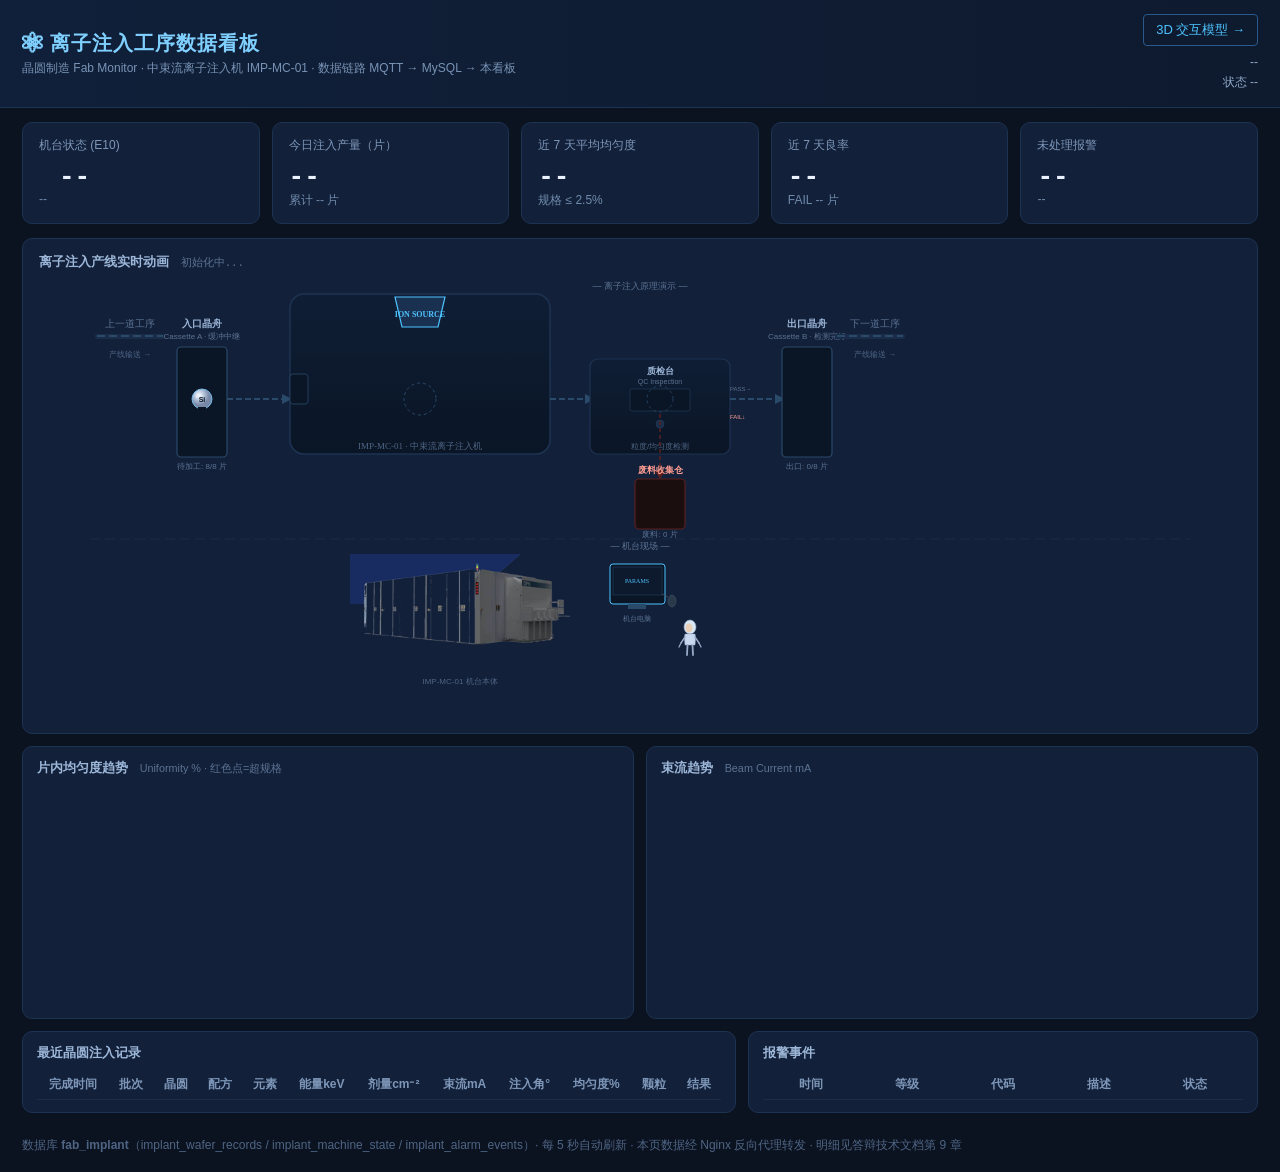
<file: src/templates/implant_index.html>
<!DOCTYPE html>
<html lang="zh-CN">
<head>
<meta charset="UTF-8">
<meta name="viewport" content="width=device-width, initial-scale=1">
<title>离子注入工序数据看板 · Fab Monitor</title>
<style>
  * { margin: 0; padding: 0; box-sizing: border-box; }
  body { background: #0b1220; color: #dbe4f0; font-family: "Microsoft YaHei", "Segoe UI", sans-serif; font-size: 14px; }
  header { display: flex; align-items: center; justify-content: space-between;
           padding: 14px 22px; background: linear-gradient(90deg,#10203a,#0e1a2e); border-bottom: 1px solid #1d3352; }
  header h1 { font-size: 20px; font-weight: 600; color: #7fd0ff; letter-spacing: 1px; }
  header .sub { color: #7893b5; font-size: 12px; margin-top: 3px; }
  header .right { text-align: right; color: #8fa9c9; font-size: 12px; line-height: 1.7; }
  .cards { display: grid; grid-template-columns: repeat(5, 1fr); gap: 12px; padding: 14px 22px; }
  .card { background: #12203a; border: 1px solid #1d3352; border-radius: 10px; padding: 14px 16px; }
  .card .t { color: #7e97b8; font-size: 12px; margin-bottom: 8px; }
  .card .v { font-size: 26px; font-weight: 700; color: #eaf2ff; font-family: Consolas, monospace; }
  .card .u { color: #6f8bab; font-size: 12px; }
  .card .dot { display: inline-block; width: 12px; height: 12px; border-radius: 50%; margin-right: 8px; vertical-align: middle; }
  .st-RUNNING { background: #2ecc71; box-shadow: 0 0 8px #2ecc71; }
  .st-IDLE    { background: #f1c40f; }
  .st-DOWN    { background: #e74c3c; box-shadow: 0 0 8px #e74c3c; animation: blink 1.2s infinite; }
  .st-PM      { background: #3498db; }
  @keyframes blink { 50% { opacity: .3; } }
  .row { display: grid; grid-template-columns: 1fr 1fr; gap: 12px; padding: 0 22px 12px; }
  .chart-wrap { background: #12203a; border: 1px solid #1d3352; border-radius: 10px; padding: 12px 14px; }
  .chart-wrap h3 { font-size: 13px; color: #9db7d8; font-weight: 600; margin-bottom: 6px; }
  .chart-wrap h3 small { color: #5c7392; font-weight: 400; margin-left: 8px; }
  .cards2 { display: grid; grid-template-columns: 1.4fr 1fr; gap: 12px; padding: 0 22px 14px; }
  .table-wrap { background: #12203a; border: 1px solid #1d3352; border-radius: 10px; padding: 12px 14px; overflow: auto; }
  .table-wrap h3 { font-size: 13px; color: #9db7d8; font-weight: 600; margin-bottom: 8px; }
  table { border-collapse: collapse; width: 100%; font-size: 12px; }
  th, td { padding: 6px 8px; text-align: center; border-bottom: 1px solid #1a2c48; white-space: nowrap; }
  th { color: #7e97b8; font-weight: 600; }
  tr:hover td { background: #16294a; }
  .badge { padding: 2px 8px; border-radius: 10px; font-size: 11px; font-weight: 700; }
  .b-pass { background: #1d5c3a; color: #7ff0b0; }
  .b-fail { background: #6e2b24; color: #ff9d92; }
  .b-warn { background: #66561c; color: #ffd978; }
  .b-err  { background: #7a2430; color: #ff9d9d; }
  .b-info { background: #1d3a66; color: #9dc3ff; }
  .ov { color: #ff9d92; font-weight: 700; }
  .mono { font-family: Consolas, monospace; }
  footer { padding: 10px 22px 18px; color: #4f6584; font-size: 12px; }
  a { color: #7fd0ff; text-decoration: none; }
  .machine-anim { background: #12203a; border: 1px solid #1d3352; border-radius: 10px; padding: 14px 16px; margin: 0 22px 12px; }
  .machine-anim h3 { font-size: 13px; color: #9db7d8; font-weight: 600; margin-bottom: 8px; }
  .machine-anim h3 small { color: #5c7392; font-weight: 400; margin-left: 8px; font-family: Consolas, monospace; }
  .machine-svg { width: 100%; height: 440px; display: block; }
  @keyframes op-breathe { 0%,100% { opacity: .8; } 50% { opacity: 1; } }
  @keyframes conveyor-move { to { stroke-dashoffset: -36; } }
  .conveyor-line { animation: conveyor-move 0.8s linear infinite; }
  @keyframes alarm-blink { 50% { opacity: .3; } }
  .alarm-icon { animation: alarm-blink 1s infinite; }
</style>
</head>
<body>
<header>
  <div>
    <h1>⚛ 离子注入工序数据看板</h1>
    <div class="sub">晶圆制造 Fab Monitor · 中束流离子注入机 IMP-MC-01 · 数据链路 MQTT → MySQL → 本看板</div>
  </div>
  <div class="right">
    <a href="/3d" style="color:#4dc3ff;text-decoration:none;font-size:13px;border:1px solid #2a5a8c;padding:4px 12px;border-radius:4px;display:inline-block;margin-bottom:6px;">3D 交互模型 →</a>
    <div id="now">--</div>
    <div id="mstate-line">状态 --</div>
  </div>
</header>

<section class="cards">
  <div class="card">
    <div class="t">机台状态 (E10)</div>
    <div class="v"><span class="dot" id="st-dot"></span><span id="st-text">--</span></div>
    <div class="u" id="st-reason">--</div>
  </div>
  <div class="card"><div class="t">今日注入产量（片）</div><div class="v" id="k-today">--</div><div class="u">累计 <span id="k-total">--</span> 片</div></div>
  <div class="card"><div class="t">近 7 天平均均匀度</div><div class="v" id="k-unif">--</div><div class="u">规格 ≤ 2.5%</div></div>
  <div class="card"><div class="t">近 7 天良率</div><div class="v" id="k-pass">--</div><div class="u">FAIL <span id="k-fail">--</span> 片</div></div>
  <div class="card"><div class="t">未处理报警</div><div class="v" id="k-alarm">--</div><div class="u" id="k-lot">--</div></div>
</section>

<section class="machine-anim">
  <h3>离子注入产线实时动画 <small id="anim-phase">初始化中...</small></h3>
  <svg class="machine-svg" id="machine-svg" viewBox="0 0 1100 440" preserveAspectRatio="xMidYMid meet">
    <defs>
      <filter id="beam-glow" x="-50%" y="-50%" width="200%" height="200%">
        <feGaussianBlur stdDeviation="2.5" result="b"/>
        <feMerge><feMergeNode in="b"/><feMergeNode in="SourceGraphic"/></feMerge>
      </filter>
      <linearGradient id="housing-grad" x1="0" y1="0" x2="0" y2="1">
        <stop offset="0%" stop-color="#0f1e35"/><stop offset="100%" stop-color="#0a1525"/>
      </linearGradient>
      <radialGradient id="wafer-grad" cx="35%" cy="30%">
        <stop offset="0%" stop-color="#f0f4fa"/>
        <stop offset="40%" stop-color="#c0d0e4"/>
        <stop offset="100%" stop-color="#7888a8"/>
      </radialGradient>
    </defs>
    <!-- ===== 上层：原理演示（y=0-190） ===== -->
    <text x="550" y="10" fill="#5c7392" font-size="9" text-anchor="middle">— 离子注入原理演示 —</text>
    <!-- 左侧：上一道工序产线 -->
    <text x="40" y="48" fill="#5c7392" font-size="10" text-anchor="middle">上一道工序</text>
    <rect x="5" y="55" width="70" height="5" rx="2" fill="#1a2c48"/>
    <line x1="7" y1="57" x2="73" y2="57" stroke="#2a4a6a" stroke-width="2" stroke-dasharray="8,4" class="conveyor-line"/>
    <text x="40" y="78" fill="#4f6584" font-size="8" text-anchor="middle">产线输送 →</text>
    <!-- 入口晶舟 A -->
    <text x="112" y="48" fill="#9db7d8" font-size="10" text-anchor="middle" font-weight="600">入口晶舟</text>
    <text x="112" y="60" fill="#5c7392" font-size="8" text-anchor="middle">Cassette A · 缓冲中继</text>
    <rect x="87" y="68" width="50" height="110" rx="4" fill="#0a1525" stroke="#2a4a6a" stroke-width="1.2"/>
    <g id="cass-a-slots"></g>
    <text x="112" y="190" fill="#5c7392" font-size="8" text-anchor="middle" id="cass-a-count">待加工: 8/8 片</text>
    <!-- 晶舟A → 机器 输送段 -->
    <line x1="137" y1="120" x2="195" y2="120" stroke="#2a4a6a" stroke-width="2" stroke-dasharray="6,3" class="conveyor-line"/>
    <polygon points="192,115 202,120 192,125" fill="#2a4a6a"/>
    <!-- 离子注入机原理演示框（不含电脑，纯原理展示） -->
    <rect id="machine-housing" x="200" y="15" width="260" height="160" rx="14" fill="url(#housing-grad)" stroke="#1d3352" stroke-width="1.5"/>
    <rect x="200" y="95" width="18" height="30" rx="3" fill="#0a1525" stroke="#2a4a6a" stroke-width="0.8"/>
    <path id="ion-source" d="M305,18 L355,18 L348,48 L312,48 Z" fill="#1a3050" stroke="#4dc3ff" stroke-width="1.2"/>
    <text x="330" y="38" fill="#4dc3ff" font-size="8" text-anchor="middle" font-family="Consolas" font-weight="bold">ION SOURCE</text>
    <g id="beam-group" opacity="0" filter="url(#beam-glow)">
      <line x1="322" y1="48" x2="322" y2="115" stroke="#4dc3ff" stroke-width="1" opacity="0.5"/>
      <line x1="327" y1="48" x2="327" y2="115" stroke="#7fd0ff" stroke-width="1.5" opacity="0.8"/>
      <line x1="330" y1="48" x2="330" y2="115" stroke="#4dc3ff" stroke-width="2" opacity="1"/>
      <line x1="333" y1="48" x2="333" y2="115" stroke="#7fd0ff" stroke-width="1.5" opacity="0.8"/>
      <line x1="338" y1="48" x2="338" y2="115" stroke="#4dc3ff" stroke-width="1" opacity="0.5"/>
    </g>
    <g id="beam-particles"></g>
    <circle cx="330" cy="120" r="16" fill="none" stroke="#2a4a6a" stroke-width="1" stroke-dasharray="3,3"/>
    <text x="330" y="170" fill="#4f6584" font-size="9" text-anchor="middle" font-family="Consolas">IMP-MC-01 · 中束流离子注入机</text>
    <!-- 报警指示器 -->
    <g id="alarm-indicator" opacity="0">
      <polygon points="430,12 458,55 402,55" fill="#ffd978" stroke="#e6b800" stroke-width="2" class="alarm-icon"/>
      <text x="430" y="48" fill="#0b1220" font-size="16" text-anchor="middle" font-weight="bold">!</text>
      <text id="alarm-text" x="430" y="68" fill="#ffd978" font-size="9" text-anchor="middle" font-weight="bold">WARN</text>
    </g>
    <!-- 晶圆 -->
    <g id="wafer-group" transform="translate(112,120)">
      <ellipse cx="0" cy="0" rx="10" ry="10" fill="url(#wafer-grad)" stroke="#7fd0ff" stroke-width="0.8"/>
      <rect x="-4" y="8" width="8" height="3" fill="#0b1220"/>
      <ellipse cx="-3" cy="-3" rx="3.5" ry="2.5" fill="#ffffff" opacity="0.35"/>
      <text id="wafer-label" x="0" y="3" fill="#0b1220" font-size="7" text-anchor="middle" font-weight="bold">Si</text>
    </g>
    <text id="wafer-result" x="330" y="88" fill="none" font-size="10" text-anchor="middle" font-weight="bold"></text>
    <!-- 机器 → 质检台 输送段 -->
    <line x1="460" y1="120" x2="498" y2="120" stroke="#2a4a6a" stroke-width="2" stroke-dasharray="6,3" class="conveyor-line"/>
    <polygon points="495,115 505,120 495,125" fill="#2a4a6a"/>
    <!-- 质检台 QC Station -->
    <rect id="qc-housing" x="500" y="80" width="140" height="95" rx="8" fill="url(#housing-grad)" stroke="#1d3352" stroke-width="1.2"/>
    <text x="570" y="95" fill="#9db7d8" font-size="9" text-anchor="middle" font-weight="600">质检台</text>
    <text x="570" y="105" fill="#5c7392" font-size="7" text-anchor="middle">QC Inspection</text>
    <rect x="540" y="110" width="60" height="22" rx="2" fill="#0a1525" stroke="#2a4a6a" stroke-width="0.5"/>
    <text id="qc-result" x="570" y="125" fill="none" font-size="9" text-anchor="middle" font-weight="bold"></text>
    <circle id="qc-light" cx="570" cy="145" r="4" fill="#1a2c48" stroke="#2a4a6a" stroke-width="0.5"/>
    <circle cx="570" cy="120" r="13" fill="none" stroke="#2a4a6a" stroke-width="0.8" stroke-dasharray="3,3"/>
    <text x="570" y="170" fill="#4f6584" font-size="8" text-anchor="middle">粒度/均匀度检测</text>
    <text x="640" y="112" fill="#5c7392" font-size="6" text-anchor="start">PASS→</text>
    <text x="640" y="140" fill="#ff9d92" font-size="6" text-anchor="start">FAIL↓</text>
    <!-- 质检台 → 晶舟B（PASS路径） -->
    <line x1="640" y1="120" x2="688" y2="120" stroke="#2a4a6a" stroke-width="2" stroke-dasharray="6,3" class="conveyor-line"/>
    <polygon points="685,115 695,120 685,125" fill="#2a4a6a"/>
    <!-- 质检台 → 废料仓（FAIL路径·向下分支） -->
    <line x1="570" y1="135" x2="570" y2="198" stroke="#5a2020" stroke-width="1.5" stroke-dasharray="4,3" class="conveyor-line"/>
    <polygon points="565,192 575,192 570,200" fill="#5a2020"/>
    <!-- 废料收集仓（位于质检台正下方，不与出口晶舟重叠） -->
    <text x="570" y="194" fill="#ff9d92" font-size="9" text-anchor="middle" font-weight="600">废料收集仓</text>
    <rect x="545" y="200" width="50" height="50" rx="4" fill="#1a0e0e" stroke="#5a2020" stroke-width="1.2"/>
    <g id="scrap-slots"></g>
    <text x="570" y="258" fill="#5c7392" font-size="8" text-anchor="middle" id="scrap-count">废料: 0 片</text>
    <!-- 出口晶舟 B -->
    <text x="717" y="48" fill="#9db7d8" font-size="10" text-anchor="middle" font-weight="600">出口晶舟</text>
    <text x="717" y="60" fill="#5c7392" font-size="8" text-anchor="middle">Cassette B · 检测完好</text>
    <rect x="692" y="68" width="50" height="110" rx="4" fill="#0a1525" stroke="#2a4a6a" stroke-width="1.2"/>
    <g id="cass-b-slots"></g>
    <text x="717" y="190" fill="#5c7392" font-size="8" text-anchor="middle" id="cass-b-count">出口: 0/8 片</text>
    <!-- 右侧：下一道工序产线 -->
    <text x="785" y="48" fill="#5c7392" font-size="10" text-anchor="middle">下一道工序</text>
    <rect x="745" y="55" width="70" height="5" rx="2" fill="#1a2c48"/>
    <line x1="747" y1="57" x2="813" y2="57" stroke="#2a4a6a" stroke-width="2" stroke-dasharray="8,4" class="conveyor-line"/>
    <text x="785" y="78" fill="#4f6584" font-size="8" text-anchor="middle">产线输送 →</text>

    <!-- ===== 下层：真实机台+电脑+操作员（y=200-350） ===== -->
    <line x1="0" y1="260" x2="1100" y2="260" stroke="#1a2c48" stroke-width="1" stroke-dasharray="10,5"/>
    <text x="550" y="270" fill="#5c7392" font-size="9" text-anchor="middle">— 机台现场 —</text>
    <!-- 真实离子注入机机台图片（去背景） -->
    <image href="[data-uri]" x="260" y="275" width="220" id="machine-photo" opacity="0.92"/>
    <text x="370" y="405" fill="#4f6584" font-size="8" text-anchor="middle">IMP-MC-01 机台本体</text>
    <!-- 机台电脑终端（在机台右侧） -->
    <rect x="520" y="285" width="55" height="40" rx="3" fill="#0a1525" stroke="#4dc3ff" stroke-width="1"/>
    <rect x="523" y="288" width="49" height="28" fill="#0d1a2e" stroke="#2a4a6a" stroke-width="0.5"/>
    <text id="terminal-text" x="547" y="304" fill="#4dc3ff" font-size="6" text-anchor="middle" font-family="Consolas">PARAMS</text>
    <rect x="538" y="325" width="18" height="5" fill="#2a4a6a"/>
    <!-- 鼠标 -->
    <ellipse cx="582" cy="322" rx="4" ry="6" fill="#2a3a4a" stroke="#4a5a6a" stroke-width="0.5"/>
    <line x1="578" y1="318" x2="572" y2="315" stroke="#4a5a6a" stroke-width="0.8"/>
    <text x="547" y="342" fill="#5c7392" font-size="7" text-anchor="middle">机台电脑</text>
    <!-- 维修特效：烟尘 -->
    <g id="smoke-group" opacity="0">
      <circle id="smoke1" cx="320" cy="310" r="4" fill="#556" opacity="0.5"/>
      <circle id="smoke2" cx="370" cy="305" r="5" fill="#667" opacity="0.4"/>
      <circle id="smoke3" cx="420" cy="310" r="4" fill="#556" opacity="0.5"/>
      <circle id="smoke4" cx="345" cy="300" r="3" fill="#778" opacity="0.3"/>
      <circle id="smoke5" cx="395" cy="300" r="3" fill="#778" opacity="0.3"/>
    </g>
    <!-- 维修特效：火花 -->
    <g id="sparks-group" opacity="0">
      <circle id="spark1" cx="370" cy="305" r="1.5" fill="#ffaa00"/>
      <circle id="spark2" cx="370" cy="305" r="1" fill="#ffdd44"/>
      <circle id="spark3" cx="370" cy="305" r="1" fill="#ff8800"/>
      <circle id="spark4" cx="370" cy="305" r="1" fill="#ffcc00"/>
      <circle id="spark5" cx="370" cy="305" r="1" fill="#ff9900"/>
    </g>
    <!-- ===== 操作员1（主操作员·守在机台电脑前） ===== -->
    <g id="operator-1" transform="translate(600,370)">
      <ellipse id="op1-head" cx="0" cy="-22" rx="6" ry="7" fill="#d8e8f5" stroke="#98a8c8" stroke-width="0.6"/>
      <ellipse id="op1-face" cx="-1" cy="-21" rx="3.5" ry="4.5" fill="#e8d0b8"/>
      <path id="op1-body" d="M-5,-15 Q-6,-12 -5,-4 L5,-4 Q6,-12 5,-15 Z" fill="#c8d8ee" stroke="#98a8c8" stroke-width="0.5"/>
      <line id="op1-arm-l" x1="-5" y1="-12" x2="-9" y2="-6" stroke="#98a8c8" stroke-width="1.5" stroke-linecap="round"/>
      <line id="op1-forearm-l" x1="-9" y1="-6" x2="-11" y2="-2" stroke="#98a8c8" stroke-width="1.3" stroke-linecap="round"/>
      <line id="op1-arm-r" x1="5" y1="-12" x2="9" y2="-6" stroke="#98a8c8" stroke-width="1.5" stroke-linecap="round"/>
      <line id="op1-forearm-r" x1="9" y1="-6" x2="11" y2="-2" stroke="#98a8c8" stroke-width="1.3" stroke-linecap="round"/>
      <line id="op1-leg-l" x1="-2.5" y1="-4" x2="-3" y2="6" stroke="#98a8c8" stroke-width="1.8" stroke-linecap="round"/>
      <line id="op1-leg-r" x1="2.5" y1="-4" x2="3" y2="6" stroke="#98a8c8" stroke-width="1.8" stroke-linecap="round"/>
      <text id="op1-exclaim" x="0" y="-38" fill="#ff4444" font-size="22" text-anchor="middle" font-weight="bold" opacity="0">!</text>
      <g id="op1-walkie" opacity="0">
        <rect x="6" y="-16" width="4" height="8" rx="1" fill="#333"/>
        <line x1="8" y1="-16" x2="8" y2="-20" stroke="#333" stroke-width="0.8"/>
        <circle cx="8" cy="-12" r="0.8" fill="#e74c3c"/>
      </g>
      <g id="op1-tool" opacity="0">
        <rect x="9" y="-10" width="7" height="2" rx="0.5" fill="#e6b800" transform="rotate(30,12,-9)"/>
      </g>
    </g>
    <!-- ===== 操作员2（支援·有腿部id） ===== -->
    <g id="operator-2" transform="translate(1000,370)" opacity="0">
      <ellipse cx="0" cy="-22" rx="6" ry="7" fill="#d8e8f5" stroke="#98a8c8" stroke-width="0.6"/>
      <ellipse cx="0" cy="-21" rx="3.5" ry="4.5" fill="#e8d0b8"/>
      <path d="M-5,-15 Q-6,-12 -5,-4 L5,-4 Q6,-12 5,-15 Z" fill="#c8d8ee" stroke="#98a8c8" stroke-width="0.5"/>
      <line id="op2-arm-l" x1="-5" y1="-12" x2="-9" y2="-6" stroke="#98a8c8" stroke-width="1.5" stroke-linecap="round"/>
      <line id="op2-arm-r" x1="5" y1="-12" x2="9" y2="-6" stroke="#98a8c8" stroke-width="1.5" stroke-linecap="round"/>
      <line id="op2-leg-l" x1="-2.5" y1="-4" x2="-4" y2="6" stroke="#98a8c8" stroke-width="1.8" stroke-linecap="round"/>
      <line id="op2-leg-r" x1="2.5" y1="-4" x2="4" y2="6" stroke="#98a8c8" stroke-width="1.8" stroke-linecap="round"/>
      <rect x="7" y="-8" width="3" height="6" rx="0.5" fill="#e6b800"/>
    </g>
    <!-- ===== 操作员3（支援·有腿部id） ===== -->
    <g id="operator-3" transform="translate(1020,370)" opacity="0">
      <ellipse cx="0" cy="-22" rx="6" ry="7" fill="#d8e8f5" stroke="#98a8c8" stroke-width="0.6"/>
      <ellipse cx="0" cy="-21" rx="3.5" ry="4.5" fill="#e8d0b8"/>
      <path d="M-5,-15 Q-6,-12 -5,-4 L5,-4 Q6,-12 5,-15 Z" fill="#c8d8ee" stroke="#98a8c8" stroke-width="0.5"/>
      <line id="op3-arm-l" x1="-5" y1="-12" x2="-9" y2="-6" stroke="#98a8c8" stroke-width="1.5" stroke-linecap="round"/>
      <line id="op3-arm-r" x1="5" y1="-12" x2="9" y2="-6" stroke="#98a8c8" stroke-width="1.5" stroke-linecap="round"/>
      <line id="op3-leg-l" x1="-2.5" y1="-4" x2="-4" y2="6" stroke="#98a8c8" stroke-width="1.8" stroke-linecap="round"/>
      <line id="op3-leg-r" x1="2.5" y1="-4" x2="4" y2="6" stroke="#98a8c8" stroke-width="1.8" stroke-linecap="round"/>
      <rect x="-10" y="-8" width="3" height="6" rx="0.5" fill="#3498db"/>
    </g>
    <!-- 信息栏 -->
    <text id="anim-info" x="850" y="380" fill="#9db7d8" font-size="10" text-anchor="middle" font-family="Consolas"></text>
    <text id="anim-alarm-info" x="850" y="395" fill="#ff9d92" font-size="9" text-anchor="middle"></text>
  </svg>

</section>

<section class="row">
  <div class="chart-wrap">
    <h3>片内均匀度趋势 <small id="cu-n">Uniformity % · 红色点=超规格</small></h3>
    <svg id="ch-uniform" viewBox="0 0 720 220" preserveAspectRatio="none" style="width:100%;height:220px"></svg>
  </div>
  <div class="chart-wrap">
    <h3>束流趋势 <small id="cb-n">Beam Current mA</small></h3>
    <svg id="ch-beam" viewBox="0 0 720 220" preserveAspectRatio="none" style="width:100%;height:220px"></svg>
  </div>
</section>

<section class="cards2">
  <div class="table-wrap">
    <h3>最近晶圆注入记录</h3>
    <table id="tbl-wafers">
      <thead><tr>
        <th>完成时间</th><th>批次</th><th>晶圆</th><th>配方</th><th>元素</th><th>能量keV</th>
        <th>剂量cm⁻²</th><th>束流mA</th><th>注入角°</th><th>均匀度%</th><th>颗粒</th><th>结果</th>
      </tr></thead>
      <tbody></tbody>
    </table>
  </div>
  <div class="table-wrap">
    <h3>报警事件</h3>
    <table id="tbl-alarms">
      <thead><tr><th>时间</th><th>等级</th><th>代码</th><th>描述</th><th>状态</th></tr></thead>
      <tbody></tbody>
    </table>
  </div>
</section>

<footer>
  数据库 <b>fab_implant</b>（implant_wafer_records / implant_machine_state / implant_alarm_events）· 每 5 秒自动刷新 ·
  本页数据经 Nginx 反向代理转发 · 明细见答辩技术文档第 9 章
</footer>

<script>
// JS 错误捕获：如果有任何语法或运行时错误，直接显示在页面顶部（红底白字）
window.onerror = function(msg, src, line, col, err){
  var d = document.createElement('div');
  d.style.cssText = 'position:fixed;top:0;left:0;right:0;z-index:99999;background:#c0392b;color:#fff;padding:12px;font-size:14px;font-family:Consolas,monospace';
  d.textContent = 'JS错误: ' + msg + ' (line ' + line + ', col ' + col + ')';
  document.body.insertBefore(d, document.body.firstChild);
  return false;
};
const $ = id => document.getElementById(id);
function esc(s){ return String(s==null?'':s).replace(/[&<>"']/g, c => ({'&':'&amp;','<':'&lt;','>':'&gt;','"':'&quot;',"'":'&#39;'}[c])); }

function fmtDose(v){ try { return parseFloat(v).toExponential(2).replace('e+','E'); } catch(e){ return v; } }

async function jget(u){ const r = await fetch(u); if(!r.ok) throw new Error(u+' -> '+r.status); return r.json(); }

function renderChart(svgId, rows, opts){
  const svg = $(svgId); if(!rows || !rows.length){ svg.innerHTML = '<text x="20" y="110" fill="#5c7392" font-size="13">暂无数据</text>'; return; }
  const W=720, H=220, padL=46, padR=14, padT=12, padB=26;
  const vals = rows.map(r => r.val);
  let lo = opts.fixedLo!=null ? opts.fixedLo : Math.min(...vals);
  let hi = opts.fixedHi!=null ? opts.fixedHi : Math.max(...vals);
  const n = rows.length;
  const x = i => padL + i*(W-padL-padR)/Math.max(1,n-1);
  const y = v => padT + (hi-v)/(hi-lo||1)*(H-padT-padB);
  let d = rows.map((r,i)=> (i?'L':'M')+x(i).toFixed(1)+','+y(r.val).toFixed(1)).join(' ');
  let area = d + ' L'+ (W-padR).toFixed(1)+','+(H-padB) +' L'+padL+','+(H-padB)+' Z';
  let html = '';
  // 网格 + Y 轴刻度
  for(let g=0; g<=4; g++){
    const v = lo + (hi-lo)*g/4, yy = y(v).toFixed(1);
    html += '<line x1="'+padL+'" y1="'+yy+'" x2="'+(W-padR)+'" y2="'+yy+'" stroke="#1a2c48" stroke-width="1"/>';
    html += '<text x="'+(padL-4)+'" y="'+(+yy+4)+'" fill="#6f8bab" font-size="10" text-anchor="end">'+v.toFixed(opts.dec||1)+'</text>';
  }
  html += '<text x="'+(padL-4)+'" y="'+(padT-2)+'" fill="#7e97b8" font-size="10" text-anchor="end">'+opts.yLabel+'</text>';
  // 规格线
  if(opts.spec!=null){
    const sy = y(opts.spec).toFixed(1);
    html += '<line x1="'+padL+'" y1="'+sy+'" x2="'+(W-padR)+'" y2="'+sy+'" stroke="#e74c3c" stroke-width="1" stroke-dasharray="6,4" opacity=".8"/>';
    html += '<text x="'+(W-padR-4)+'" y="'+(+sy-4)+'" fill="#ff9d92" font-size="10" text-anchor="end">规格 '+opts.spec+opts.unit+'</text>';
  }
  // 面积 + 折线
  html += '<path d="'+area+'" fill="'+opts.fill+'" opacity=".18"/>';
  html += '<path d="'+d+'" fill="none" stroke="'+opts.color+'" stroke-width="1.8"/>';
  // 首尾时间标签
  html += '<text x="'+padL+'" y="'+(H-8)+'" fill="#6f8bab" font-size="10">'+esc(rows[0].created_at)+'</text>';
  html += '<text x="'+(W-padR)+'" y="'+(H-8)+'" fill="#6f8bab" font-size="10" text-anchor="end">'+esc(rows[n-1].created_at)+'</text>';
  // 超规格点（FAIL 或超限）
  if(opts.markFails){
    rows.forEach((r,i)=>{ if(r.process_result==='FAIL'||(opts.spec!=null&&r.val>opts.spec)){
      html += '<circle cx="'+x(i).toFixed(1)+'" cy="'+y(r.val).toFixed(1)+'" r="3" fill="#ff5a4e"/>';
    }});
  }
  svg.innerHTML = html;
}

function load(){
  const t0 = Date.now();
  Promise.all([
    jget('/api/kpis'), jget('/api/wafers?limit=15'),
    jget('/api/trend?param=uniformity_pct&limit=80'),
    jget('/api/trend?param=beam_current_ma&limit=80'),
    jget('/api/alarms?limit=20')
  ]).then(([k, w, tu, tb, al]) => {
    // KPI
    $('now').textContent = '当前时间 ' + k.now;
    $('k-today').textContent = k.today_wafers;
    $('k-total').textContent = k.total_wafers;
    $('k-unif').textContent = k.avg_uniformity_7d!=null ? k.avg_uniformity_7d.toFixed(2) : '--';
    $('k-pass').textContent = k.pass_rate_7d!=null ? k.pass_rate_7d.toFixed(1)+'%' : '--';
    $('k-fail').textContent = k.fail_7d;
    $('k-alarm').textContent = k.open_alarms;
    $('k-lot').textContent = '当前批次 ' + (k.active_lot||'--');
    const st = k.machine_state;
    const stText = $('st-dot');
    stText.className = 'dot st-' + st;
    $('st-text').textContent = st;
    $('mstate-line').textContent = '机台 ' + st + ' · ' + (k.state_time||'');
    $('st-reason').textContent = k.machine_reason || '--';
    // 图表
    $('cu-n').textContent = 'Uniformity % · 最近 ' + tu.length + ' 片 · 红点=超规格';
    $('cb-n').textContent = 'Beam Current mA · 最近 ' + tb.length + ' 片';
    renderChart('ch-uniform', tu, {yLabel:'%', color:'#4dc3ff', fill:'#4dc3ff', spec:2.5, unit:'%', dec:2, markFails:true});
    renderChart('ch-beam', tb, {yLabel:'mA', color:'#8f7bff', fill:'#8f7bff', dec:2});
    // 晶圆表
    $('tbl-wafers').querySelector('tbody').innerHTML = w.map(x => {
      const badU = x.uniformity_pct > 2.5, badP = x.particles_added > 50, bad = x.process_result;
      return '<tr><td class="mono">'+esc(x.created_at)+'</td><td>'+esc(x.lot_id)+'</td><td class="mono">'+esc(x.wafer_id)+
        '</td><td>'+esc(x.recipe_name)+'</td><td>'+esc(x.species)+'</td><td class="mono">'+x.energy_kev.toFixed(1)+
        '</td><td class="mono">'+fmtDose(x.dose_cm2)+'</td><td class="mono">'+x.beam_current_ma.toFixed(2)+
        '</td><td class="mono">'+x.tilt_deg.toFixed(1)+'</td><td class="'+(badU?'ov':'')+' mono">'+x.uniformity_pct.toFixed(2)+
        '</td><td class="'+(badP?'ov':'')+'">'+x.particles_added+'</td><td><span class="badge b-'+(bad==='PASS'?'pass':'fail')+'">'+esc(bad)+'</span></td></tr>';
    }).join('');
    // 动画同步：检测新晶圆 + 晶舟计数
    if(w.length>0 && w[0].wafer_id!==animState.lastWaferId){
      // 机台宕机期间冻结所有晶舟数量，修复后恢复
      if(animState.alarmLevel !== 'ERROR'){
        animState.lastWaferId = w[0].wafer_id;
        animState.currentResult = w[0].process_result;
        animState.currentInfo = w[0].wafer_id + '  |  ' + w[0].recipe_name + '  |  ' +
          w[0].species + ' ' + w[0].energy_kev.toFixed(0) + 'keV  |  ' +
          (w[0].process_result==='PASS' ? '\u2713 PASS' : '\u2717 FAIL');
        animState.cycleStart = Date.now();
        // 入口晶舟A：容量8片，每次取用1片，空了自动补料8片
        animState.entryCount--;
        if(animState.entryCount <= 0) animState.entryCount = 8;
        // 按质检结果分流
        if(w[0].process_result === 'FAIL'){
          animState.scrapCount++;          // 不合格 → 废料收集仓 +1
        } else {
          animState.exitCount++;            // 合格 → 出口晶舟B +1
          if(animState.exitCount >= 8){
            // 出口晶舟满8片 → 打包送往下一道工序 → 清零
            animState.exitCount = 0;
            animState.packageFlash = Date.now();
          }
        }
      }
    }
    // 报警状态同步（与数据库一致）
    let _alvl = 'none', _atxt = '';
    if(k.machine_state === 'DOWN'){
      _alvl = 'ERROR'; _atxt = k.machine_reason || '\u673a\u53f0\u505c\u673a';
    } else if(k.open_alarms > 0){
      const actAl = al.find(a => !a.end_time);
      if(actAl){ _alvl = actAl.alarm_level; _atxt = actAl.alarm_code + ': ' + actAl.message; }
    }
    animState.alarmLevel = _alvl;
    animState.alarmText = _atxt;
    animState.machineState = k.machine_state;
    // 报警表
    $('tbl-alarms').querySelector('tbody').innerHTML = al.map(a =>
      '<tr><td class="mono">'+esc(a.start_time)+'</td><td><span class="badge '+(a.alarm_level==='ERROR'?'b-err':'b-warn')+'">'+esc(a.alarm_level)+'</span></td>'+
      '<td class="mono">'+esc(a.alarm_code)+'</td><td style="text-align:left">'+esc(a.message)+'</td>'+
      '<td>'+(a.end_time?'<span class="badge b-info">已恢复</span>':'<span class="badge b-err">进行中</span>')+'</td></tr>'
    ).join('') || '<tr><td colspan="5" style="color:#5c7392">暂无报警</td></tr>';
    const dt = Date.now()-t0;
    $('now').textContent = '当前时间 ' + k.now + ' · 刷新 ' + dt + 'ms';
  }).catch(e => { $('now').textContent = '刷新失败: ' + e.message; });
}

load();
setInterval(load, 5000);

/* ===== 离子注入产线动画引擎 v4（机台图片+电脑前操作员+维修特效） ===== */
const animState = {
  cycleStart: Date.now(),
  cycleDuration: 5000,
  lastWaferId: null,
  currentResult: 'PASS',
  currentInfo: '等待数据...',
  alarmLevel: 'none',
  alarmText: '',
  machineState: 'RUNNING',
  entryCount: 8,
  exitCount: 0,
  scrapCount: 0,
  packageFlash: 0,
  _lastEntryKey: '',
  _lastExitKey: '',
  _lastScrapKey: '',
};
const $ = id => document.getElementById(id);
const _waferGroup = $('wafer-group');
const _waferLabel = $('wafer-label');
const _waferResult = $('wafer-result');
const _qcResult = $('qc-result');
const _qcLight = $('qc-light');
const _beam = $('beam-group');
const _source = $('ion-source');
const _housing = $('machine-housing');
const _phase = $('anim-phase');
const _info = $('anim-info');
const _alarmInfo = $('anim-alarm-info');
const _alarmInd = $('alarm-indicator');
const _alarmText = $('alarm-text');
const _alarmTri = _alarmInd ? _alarmInd.querySelector('polygon') : null;
const _cassA = $('cass-a-slots');
const _cassB = $('cass-b-slots');
const _cassACount = $('cass-a-count');
const _cassBCount = $('cass-b-count');
const _scrapSlots = $('scrap-slots');
const _scrapCount = $('scrap-count');
const _particleG = $('beam-particles');
const _terminal = $('terminal-text');
const _smokeG = $('smoke-group');
const _sparksG = $('sparks-group');
// 操作员
const _op1 = $('operator-1');
const _op1Head = $('op1-head');
const _op1Face = $('op1-face');
const _op1ArmL = $('op1-arm-l');
const _op1ForearmL = $('op1-forearm-l');
const _op1ArmR = $('op1-arm-r');
const _op1ForearmR = $('op1-forearm-r');
const _op1LegL = $('op1-leg-l');
const _op1LegR = $('op1-leg-r');
const _op1Exclaim = $('op1-exclaim');
const _op1Walkie = $('op1-walkie');
const _op1Tool = $('op1-tool');
const _op2 = $('operator-2');
const _op3 = $('operator-3');
const _op2LegL = $('op2-leg-l');
const _op2LegR = $('op2-leg-r');
const _op2ArmL = $('op2-arm-l');
const _op2ArmR = $('op2-arm-r');
const _op3LegL = $('op3-leg-l');
const _op3LegR = $('op3-leg-r');
const _op3ArmL = $('op3-arm-l');
const _op3ArmR = $('op3-arm-r');
// 粒子
const SVGNS = 'http://www.w3.org/2000/svg';
const _particles = [];
for(let i=0;i<12;i++){
  const p = document.createElementNS(SVGNS,'circle');
  p.setAttribute('cx', 322 + (i%4)*4 + Math.random()*2);
  p.setAttribute('cy', 48);
  p.setAttribute('r', 1.2);
  p.setAttribute('fill', '#7fd0ff');
  p.setAttribute('opacity', 0);
  p._off = i * 0.083;
  _particleG.appendChild(p);
  _particles.push(p);
}
// 晶舟
const SLOT_Y = [168, 155, 142, 129, 116, 103, 90, 77];
const SCRAP_SLOT_Y = [242, 232, 222, 212];
const CASS_A_X = 87, CASS_B_X = 692, SCRAP_X = 545;
const X_CASS_A = 112, X_IMPLANT = 330, X_QC = 570, X_CASS_B = 717, X_SCRAP = 570, Y_SCRAP = 225;
const OP_HOME_X = 600, OP_HOME_Y = 370;
const OP_MAINT_X = [330, 370, 410];
const MACHINE_CX = 370, MACHINE_CY = 305;
function renderCassette(group, cx, count, color, slotYArr){
  let html = '';
  const arr = slotYArr || SLOT_Y;
  for(let i=0; i<arr.length; i++){
    const y = arr[i];
    if(i < count){
      html += '<rect x="'+(cx+6)+'" y="'+(y-2)+'" width="38" height="4" rx="1" fill="'+color+'" opacity="0.7"/>';
    } else {
      html += '<line x1="'+(cx+6)+'" y1="'+y+'" x2="'+(cx+44)+'" y2="'+y+'" stroke="#1a2c48" stroke-width="0.5" stroke-dasharray="2,2"/>';
    }
  }
  group.innerHTML = html;
}
function setLimbs(prefix, armLx, armLy, faLx, faLy, armRx, armRy, faRx, faRy, legLx, legLy, legRx, legRy){
  const a = id => document.getElementById(prefix+id);
  const al = a('-arm-l'); if(al){ al.setAttribute('x2', armLx); al.setAttribute('y2', armLy); }
  const fal = a('-forearm-l'); if(fal){ fal.setAttribute('x1', armLx); fal.setAttribute('y1', armLy); fal.setAttribute('x2', faLx); fal.setAttribute('y2', faLy); }
  const ar = a('-arm-r'); if(ar){ ar.setAttribute('x2', armRx); ar.setAttribute('y2', armRy); }
  const far = a('-forearm-r'); if(far){ far.setAttribute('x1', armRx); far.setAttribute('y1', armRy); far.setAttribute('x2', faRx); far.setAttribute('y2', faRy); }
  const ll = a('-leg-l'); if(ll){ ll.setAttribute('x2', legLx); ll.setAttribute('y2', legLy); }
  const lr = a('-leg-r'); if(lr){ lr.setAttribute('x2', legRx); lr.setAttribute('y2', legRy); }
}

/* ===== 操作员状态机 ===== */
const opState = { mode: 'idle_stand', stateStart: Date.now() };
let prevAlarmLevel = 'none';

function updateOperator(now){
  const elapsed = (now - opState.stateStart) / 1000;
  const t = now / 1000;
  switch(opState.mode){
    case 'idle_stand': if(elapsed>4){opState.mode='idle_look';opState.stateStart=now;} break;
    case 'idle_look': if(elapsed>3){opState.mode='idle_type';opState.stateStart=now;} break;
    case 'idle_type': if(elapsed>4){opState.mode='idle_check';opState.stateStart=now;} break;
    case 'idle_check': if(elapsed>3){opState.mode='idle_stand';opState.stateStart=now;} break;
    case 'warn_fix': if(elapsed>5){opState.mode='idle_stand';opState.stateStart=now;} break;
    case 'warn_walk_back': if(elapsed>1.5){opState.mode='idle_stand';opState.stateStart=now;} break;
    case 'error_call': if(elapsed>2){opState.mode='error_wait';opState.stateStart=now;} break;
    case 'error_wait': if(elapsed>2){opState.mode='error_maintain';opState.stateStart=now;} break;
    case 'error_maintain': if(elapsed>20){opState.mode='error_leave';opState.stateStart=now;} break;
    case 'error_leave': if(elapsed>2.5){opState.mode='idle_stand';opState.stateStart=now;} break;
  }
  let op1x = OP_HOME_X, op1y = OP_HOME_Y, headCx = -1, faceCx = -1;
  let exclaim = 0, walkie = 0, tool = 0;
  let op2vis = 0, op3vis = 0, op2x = 1000, op3x = 1020;
  let smokeOp = 0, sparksOp = 0;
  let opLabel = '';

  switch(opState.mode){
    case 'idle_stand':
      opLabel = '操作员守候';
      op1y = OP_HOME_Y + Math.sin(t * 1.5) * 0.3;
      setLimbs('op1', -9,-6, -11,-2, 9,-6, 11,-2, -3,6, 3,6);
      break;
    case 'idle_look':
      opLabel = '查看机台参数';
      headCx = -2; faceCx = -2;
      setLimbs('op1', -8,-7, -10,-3, 8,-7, 10,-3, -3,6, 3,6);
      break;
    case 'idle_type':
      opLabel = '操作电脑鼠标';
      // 右手伸向鼠标方向（左前方），上下移动模拟点击
      const my = -8 + Math.sin(t * 6) * 2;
      setLimbs('op1', -9,-6, -11,-2, 2,my, -4,my-2, -3,6, 3,6);
      _terminal.textContent = 'MOUSE';
      break;
    case 'idle_check':
      opLabel = '巡检机台';
      const cy = -8 + Math.sin(t * 3) * 2;
      setLimbs('op1', -8,cy, -10,cy-2, 8,-cy+(-8), 10,-cy+(-10), -3,6, 3,6);
      _terminal.textContent = 'CHECK';
      break;
    case 'warn_fix':
      opLabel = '调整参数修复';
      op1x = OP_HOME_X - 5;
      headCx = -2; faceCx = -2;
      const wy = -8 + Math.sin(t * 12) * 3;
      const wlY = -7 + Math.cos(t * 10) * 2;
      setLimbs('op1', -8,wlY, -10,wlY-2, 1,wy, -3,wy+2, -3,6, 3,6);
      _terminal.textContent = 'FIX!';
      break;
    case 'warn_walk_back':
      opLabel = '修复完成返回';
      op1x = OP_HOME_X - 5 + Math.min(1, elapsed/1.5) * 5;
      const ws = Math.sin(elapsed * 8);
      setLimbs('op1', -9,-6, -11,-2, 9,-6, 11,-2, -3+ws,6, 3-ws,6);
      _terminal.textContent = 'PARAMS';
      break;
    case 'error_call':
      opLabel = '呼叫支援';
      exclaim = 1; walkie = 1;
      const shake = Math.sin(t * 15) * 0.5;
      op1x = OP_HOME_X + shake;
      setLimbs('op1', -9,-6, -11,-2, 6,-14, 7,-18, -3,6, 3,6);
      _terminal.textContent = 'SOS!';
      break;
    case 'error_wait':
      opLabel = '等待支援到达';
      exclaim = 1;
      op1x = OP_HOME_X + Math.sin(t * 2) * 0.5;
      setLimbs('op1', -9,-6, -11,-2, 9,-6, 11,-2, -3,6, 3,6);
      break;
    case 'error_maintain':
      smokeOp = 1; sparksOp = 1; tool = 1;
      exclaim = 0; walkie = 0;
      op1x = OP_MAINT_X[0];
      op2vis = 1; op3vis = 1;
      const mt = Math.min(1, elapsed / 1.5);
      op2x = 1000 - mt * (1000 - OP_MAINT_X[1]);
      op3x = 1020 - mt * (1020 - OP_MAINT_X[2]);
      if(mt < 1){
        opLabel = '支援人员跑来';
        const r1 = Math.sin(t * 14), r2 = Math.sin(t * 14 + Math.PI);
        if(_op2LegL) _op2LegL.setAttribute('x2', -4 + r1*3);
        if(_op2LegR) _op2LegR.setAttribute('x2', 4 + r2*3);
        if(_op2ArmL) _op2ArmL.setAttribute('y2', -6 + r2*2);
        if(_op2ArmR) _op2ArmR.setAttribute('y2', -6 + r1*2);
        if(_op3LegL) _op3LegL.setAttribute('x2', -4 + r2*3);
        if(_op3LegR) _op3LegR.setAttribute('x2', 4 + r1*3);
        if(_op3ArmL) _op3ArmL.setAttribute('y2', -6 + r1*2);
        if(_op3ArmR) _op3ArmR.setAttribute('y2', -6 + r2*2);
        const bob2 = Math.abs(Math.sin(t*14)) * -1;
        const bob3 = Math.abs(Math.sin(t*14+1)) * -1;
        if(_op2) _op2.setAttribute('transform', 'translate('+op2x+','+(OP_HOME_Y+bob2)+')');
        if(_op3) _op3.setAttribute('transform', 'translate('+op3x+','+(OP_HOME_Y+bob3)+')');
      } else {
        opLabel = '三人停机维修';
        // 维修：手臂交替向上伸入机台
        const m1 = -10 + Math.sin(t * 5) * 3;
        const m2 = -10 + Math.sin(t * 5 + 2) * 3;
        setLimbs('op1', -8,m1, -10,m1-3, 8,m2, 10,m2-3, -3,6, 3,6);
        if(_op2ArmL) _op2ArmL.setAttribute('y2', m1);
        if(_op2ArmR) _op2ArmR.setAttribute('y2', m2);
        if(_op3ArmL) _op3ArmL.setAttribute('y2', m2);
        if(_op3ArmR) _op3ArmR.setAttribute('y2', m1);
        if(_op2) _op2.setAttribute('transform', 'translate('+op2x+','+OP_HOME_Y+')');
        if(_op3) _op3.setAttribute('transform', 'translate('+op3x+','+OP_HOME_Y+')');
        // 烟尘动画：上升+渐隐
        if(_smokeG){
          const smokes = _smokeG.querySelectorAll('circle');
          smokes.forEach((s, i) => {
            const cyc = (t * 0.5 + i * 0.2) % 1;
            const baseY = 310 + i * 2;
            s.setAttribute('cy', baseY - cyc * 25);
            s.setAttribute('opacity', (1 - cyc) * 0.5);
            s.setAttribute('r', 3 + cyc * 4);
          });
        }
        // 火花动画：从机台中心向外飞溅
        if(_sparksG){
          const sparks = _sparksG.querySelectorAll('circle');
          sparks.forEach((s, i) => {
            const cyc = (t * 2 + i * 0.15) % 1;
            const angle = i * 1.2 + t;
            const dist = cyc * 15;
            s.setAttribute('cx', MACHINE_CX + Math.cos(angle) * dist);
            s.setAttribute('cy', MACHINE_CY + Math.sin(angle) * dist - cyc * 5);
            s.setAttribute('opacity', (1 - cyc) * 0.9);
            s.setAttribute('r', 1.5 - cyc * 0.8);
          });
        }
      }
      break;
    case 'error_leave':
      opLabel = '维修完毕撤离';
      tool = 0; smokeOp = 0; sparksOp = 0;
      op2vis = 1; op3vis = 1;
      const lt = Math.min(1, elapsed / 2.5);
      op2x = OP_MAINT_X[1] + lt * 700;
      op3x = OP_MAINT_X[2] + lt * 680;
      const lr1 = Math.sin(t * 10), lr2 = Math.sin(t * 10 + Math.PI);
      if(_op2LegL) _op2LegL.setAttribute('x2', -4 + lr1*3);
      if(_op2LegR) _op2LegR.setAttribute('x2', 4 + lr2*3);
      if(_op3LegL) _op3LegL.setAttribute('x2', -4 + lr2*3);
      if(_op3LegR) _op3LegR.setAttribute('x2', 4 + lr1*3);
      if(_op2) _op2.setAttribute('transform', 'translate('+op2x+','+OP_HOME_Y+')');
      if(_op3) _op3.setAttribute('transform', 'translate('+op3x+','+OP_HOME_Y+')');
      if(elapsed >= 2){ op2vis = 0; op3vis = 0; }
      op1x = OP_MAINT_X[0] + Math.min(1, elapsed/2) * (OP_HOME_X - OP_MAINT_X[0]);
      const ws2 = Math.sin(elapsed * 8);
      setLimbs('op1', -9,-6, -11,-2, 9,-6, 11,-2, -3+ws2,6, 3-ws2,6);
      break;
  }

  // 应用 op1
  if(_op1) _op1.setAttribute('transform', 'translate('+op1x+','+op1y+')');
  if(_op1Head) _op1Head.setAttribute('cx', headCx);
  if(_op1Face) _op1Face.setAttribute('cx', faceCx);
  if(_op1Exclaim) _op1Exclaim.setAttribute('opacity', exclaim);
  if(_op1Walkie) _op1Walkie.setAttribute('opacity', walkie);
  if(_op1Tool) _op1Tool.setAttribute('opacity', tool);
  if(opState.mode !== 'error_maintain' && opState.mode !== 'error_leave'){
    if(_op2) _op2.setAttribute('opacity', 0);
    if(_op3) _op3.setAttribute('opacity', 0);
  } else {
    if(_op2) _op2.setAttribute('opacity', op2vis);
    if(_op3) _op3.setAttribute('opacity', op3vis);
  }
  // 烟尘/火花可见性
  if(_smokeG) _smokeG.setAttribute('opacity', smokeOp);
  if(_sparksG) _sparksG.setAttribute('opacity', sparksOp);

  return opLabel;
}

/* ===== 主动画循环 ===== */
function animateMachine(){
  const now = Date.now();
  const elapsed = (now - animState.cycleStart) % animState.cycleDuration;
  const ph = elapsed / animState.cycleDuration;
  const isDown = animState.alarmLevel === 'ERROR';
  const isWarn = animState.alarmLevel === 'WARN';
  const t = now / 1000;

  const beamColor = isWarn ? '#ffd978' : '#4dc3ff';
  const particleColor = isWarn ? '#ffe8a0' : '#7fd0ff';
  _beam.querySelectorAll('line').forEach(l => l.setAttribute('stroke', beamColor));
  _particles.forEach(p => p.setAttribute('fill', particleColor));
  if(isDown){ _housing.setAttribute('stroke','#e74c3c'); _housing.setAttribute('stroke-width','4'); _source.setAttribute('fill','#3a1518'); }
  else if(isWarn){ _housing.setAttribute('stroke','#e6b800'); _housing.setAttribute('stroke-width','3'); _source.setAttribute('fill','#2a2a10'); }
  else { _housing.setAttribute('stroke','#1d3352'); _housing.setAttribute('stroke-width','1.5'); _source.setAttribute('fill','#1a3050'); }
  if(isDown || isWarn){
    _alarmInd.setAttribute('opacity', 1);
    if(_alarmTri){ _alarmTri.setAttribute('fill', isDown?'#ff6b6b':'#ffd978'); _alarmTri.setAttribute('stroke', isDown?'#e74c3c':'#e6b800'); }
    _alarmText.textContent = isDown ? 'ERROR' : 'WARN';
    _alarmText.setAttribute('fill', isDown ? '#ff6b6b' : '#ffd978');
    _alarmInfo.textContent = '\u26a0 ' + animState.alarmText;
  } else {
    _alarmInd.setAttribute('opacity', 0);
    _alarmInfo.textContent = '';
  }

  const alvl = animState.alarmLevel;
  if(alvl !== prevAlarmLevel){
    if(alvl === 'WARN' && opState.mode.startsWith('idle')){
      opState.mode = 'warn_fix'; opState.stateStart = now;
    } else if(alvl === 'ERROR' && !opState.mode.startsWith('error')){
      opState.mode = 'error_call'; opState.stateStart = now;
    } else if(alvl === 'none'){
      if(opState.mode === 'warn_fix'){ opState.mode = 'warn_walk_back'; opState.stateStart = now; }
      else if(opState.mode === 'error_maintain'){ opState.mode = 'error_leave'; opState.stateStart = now; }
    }
    prevAlarmLevel = alvl;
  }
  const opLabel = updateOperator(now);

  // 晶圆动画
  let wx, wy = 120, beamOp, label, waferColor;
  const isFail = animState.currentResult === 'FAIL';
  if(isDown){
    wx = X_IMPLANT; beamOp = 0; label = '停机维护'; waferColor = '#c8d8f0';
    _waferResult.setAttribute('fill','none');
    _qcResult.setAttribute('fill','none');
    _qcLight.setAttribute('fill','#1a2c48');
    _particles.forEach(p => p.setAttribute('opacity', 0));
  } else {
    _waferResult.setAttribute('fill','none');
    _qcResult.setAttribute('fill','none');
    _qcLight.setAttribute('fill','#1a2c48');
    if(ph < 0.07){ wx = X_CASS_A; beamOp = 0; label = '晶舟A出片'; waferColor = '#c8d8f0'; }
    else if(ph < 0.16){ const p=(ph-0.07)/0.09; wx = X_CASS_A+p*(X_IMPLANT-X_CASS_A); beamOp=0; label='进料输送'; waferColor='#c8d8f0'; }
    else if(ph < 0.22){ wx = X_IMPLANT; beamOp = 0; label = '定位中'; waferColor = '#c8d8f0'; }
    else if(ph < 0.48){
      wx = X_IMPLANT; const p=(ph-0.22)/0.26;
      beamOp = 0.25 + 0.55 * Math.abs(Math.sin(p * Math.PI * 8));
      label = '离子注入中'; waferColor = '#a8e8ff';
      _particles.forEach(p2 => { const pt=((t*0.6+p2._off)%1); p2.setAttribute('cy', 48+pt*60); p2.setAttribute('opacity', beamOp*(1-pt*0.6)); });
    } else if(ph < 0.58){ const p=(ph-0.48)/0.10; wx=X_IMPLANT+p*(X_QC-X_IMPLANT); beamOp=0; label='运往质检台'; waferColor='#c8d8f0'; _particles.forEach(p2=>p2.setAttribute('opacity',0)); }
    else if(ph < 0.75){
      wx = X_QC; beamOp = 0; label = '质检中'; waferColor = '#c8d8f0';
      const pass = !isFail;
      _qcResult.setAttribute('fill', pass ? '#7ff0b0' : '#ff9d92');
      _qcResult.textContent = pass ? '\u2713 PASS' : '\u2717 FAIL';
      _qcLight.setAttribute('fill', pass ? '#2ecc71' : '#e74c3c');
    } else if(ph < 0.90){
      const p = (ph-0.75)/0.15;
      if(isFail){ wx = X_QC+p*(X_SCRAP-X_QC); wy = 120+p*(Y_SCRAP-120); label='不合格→废料仓'; waferColor='#ff9d92'; }
      else { wx = X_QC+p*(X_CASS_B-X_QC); label='合格→晶舟B'; waferColor='#7ff0b0'; }
      beamOp = 0;
    } else { wx = X_CASS_A; beamOp = 0; label = '等待下一片'; waferColor = '#c8d8f0'; }
  }
  _waferGroup.setAttribute('transform', 'translate('+wx+','+wy+')');
  _waferLabel.setAttribute('fill', '#0b1220');
  _beam.setAttribute('opacity', beamOp);
  const icon = isDown ? '[停机] ' : isWarn ? '\u26a0 ' : '';
  _phase.textContent = icon + label + '  \u00b7  ' + opLabel + '  \u00b7  ' + animState.machineState;
  _info.textContent = animState.currentInfo;

  // 晶舟
  const entryKey = '' + animState.entryCount;
  if(entryKey !== animState._lastEntryKey){ renderCassette(_cassA, CASS_A_X, animState.entryCount, '#7fd0ff'); animState._lastEntryKey = entryKey; }
  const exitKey = animState.exitCount + '_pass';
  if(exitKey !== animState._lastExitKey){ renderCassette(_cassB, CASS_B_X, animState.exitCount, '#7ff0b0'); animState._lastExitKey = exitKey; }
  const scrapKey = animState.scrapCount + '_scrap';
  if(scrapKey !== animState._lastScrapKey){ renderCassette(_scrapSlots, SCRAP_X, animState.scrapCount, '#ff6b6b', SCRAP_SLOT_Y); animState._lastScrapKey = scrapKey; }
  _cassACount.textContent = '待加工: ' + animState.entryCount + '/8 片';
  _cassBCount.textContent = '出口: ' + animState.exitCount + '/8 片' + (animState.packageFlash && (now - animState.packageFlash < 3000) ? ' · 打包送往下一道工序 ✓' : '');
  _scrapCount.textContent = '废料: ' + animState.scrapCount + ' 片';

  requestAnimationFrame(animateMachine);
}
// Demo mode: URL param ?demo=error/warn overrides alarm state for screenshots
const _demo = new URLSearchParams(location.search).get('demo');
if(_demo === 'error'){ animState.alarmLevel='ERROR'; animState.alarmText='AIM-HANDLER-JAM'; animState.machineState='DOWN'; }
else if(_demo === 'warn'){ animState.alarmLevel='WARN'; animState.alarmText='AIM-VAC-WARN'; animState.machineState='IDLE'; }
animateMachine();
</script>
</body>
</html>
</file>
<file: assets/glassmorphism.css>
/* ============================================================
   Nocturne Glassmorphism — 夜航玻璃拟态设计系统
   玻璃无色，颜色属于背景场景。深墨夜景 + 柔和光源光斑。
   ============================================================ */

:root {
  /* 夜景底色 */
  --night-bg: #0B1322;
  --night-deep: #060A13;
  --night-lift: #16233A;

  /* 光源光斑 */
  --light-well-bright: rgba(124,156,196,0.28);
  --light-well-deep: rgba(51,81,122,0.35);
  --light-well-warm: rgba(228,184,99,0.12);

  /* 玻璃表面（永远无色） */
  --glass-bg: rgba(255,255,255,0.06);
  --glass-bg-2: rgba(255,255,255,0.08);
  --glass-bg-3: rgba(255,255,255,0.12);
  --glass-bg-hover: rgba(255,255,255,0.12);
  --glass-bg-hover-2: rgba(255,255,255,0.15);

  /* 边框 */
  --glass-border: rgba(255,255,255,0.15);
  --glass-border-hover: rgba(255,255,255,0.30);

  /* 模糊与饱和 */
  --glass-blur: 40px;
  --glass-blur-lg: 60px;
  --glass-saturate: 180%;

  /* 方向性阴影（光从上方） */
  --glass-shadow: 0 16px 40px rgba(3,7,18,0.5), inset 0 1px 0 rgba(255,255,255,0.22), inset 0 -1px 0 rgba(2,6,16,0.35);
  --glass-shadow-hover: 0 24px 64px rgba(3,7,18,0.6), inset 0 1px 0 rgba(255,255,255,0.32), inset 0 -1px 0 rgba(2,6,16,0.35);
  --glass-shadow-sm: 0 8px 24px rgba(3,7,18,0.45), inset 0 1px 0 rgba(255,255,255,0.18);
  --glass-shadow-focus: 0 0 0 3px rgba(228,184,99,0.18), 0 8px 24px rgba(3,7,18,0.45);

  /* 唯一强调色 — 香槟金 */
  --champagne: #E4B863;
  --champagne-light: #F3DCA8;
  --champagne-bg: rgba(228,184,99,0.15);
  --champagne-border: rgba(228,184,99,0.40);

  /* 文字 */
  --text-primary: #ffffff;
  --text-secondary: rgba(255,255,255,0.80);
  --text-muted: rgba(255,255,255,0.50);
  --text-faint: rgba(255,255,255,0.40);

  /* 动效 */
  --spring: cubic-bezier(0.16, 1, 0.3, 1);
  --dur: 500ms;
  --dur-fast: 300ms;

  /* 月光色（图表线/进度条） */
  --moonlight: #7C9CC4;
  --moonlight-deep: #33517A;
}

/* ============================================================
   基础：深墨夜景背景 + 光源光斑 + 噪点
   ============================================================ */

.glass-scene {
  background-color: var(--night-bg);
  background-image:
    radial-gradient(640px circle at 85% 10%, var(--light-well-bright), transparent 60%),
    radial-gradient(560px circle at 10% 90%, var(--light-well-deep), transparent 60%),
    radial-gradient(400px circle at 50% 50%, var(--light-well-warm), transparent 60%);
  position: relative;
}

/* 噪点纹理叠加（2.5% SVG feTurbulence） */
.glass-grain::after {
  content: '';
  position: fixed;
  inset: 0;
  pointer-events: none;
  opacity: 0.025;
  z-index: 10000;
  background-image: url("data:image/svg+xml,%3Csvg xmlns='http://www.w3.org/2000/svg' width='200' height='200'%3E%3Cfilter id='n'%3E%3CfeTurbulence type='fractalNoise' baseFrequency='0.8' numOctaves='3' stitchTiles='stitch'/%3E%3C/filter%3E%3Crect width='100%25' height='100%25' filter='url(%23n)'/%3E%3C/svg%3E");
}

/* ============================================================
   玻璃面板（三层结构）
   ============================================================ */

.glass-panel {
  background: var(--glass-bg);
  backdrop-filter: blur(var(--glass-blur)) saturate(var(--glass-saturate));
  -webkit-backdrop-filter: blur(var(--glass-blur)) saturate(var(--glass-saturate));
  border: 1px solid var(--glass-border);
  border-radius: 24px;
  box-shadow: var(--glass-shadow);
  transition: all var(--dur) var(--spring);
  position: relative;
  overflow: hidden;
}

/* 内发光层 */
.glass-panel::before {
  content: '';
  position: absolute;
  inset: 0;
  background: linear-gradient(to bottom, rgba(255,255,255,0.12), transparent);
  pointer-events: none;
  border-radius: inherit;
}

.glass-panel:hover {
  border-color: var(--glass-border-hover);
  box-shadow: var(--glass-shadow-hover);
  background: var(--glass-bg-hover);
}

/* 小号玻璃面板 */
.glass-panel-sm {
  background: var(--glass-bg);
  backdrop-filter: blur(var(--glass-blur)) saturate(var(--glass-saturate));
  -webkit-backdrop-filter: blur(var(--glass-blur)) saturate(var(--glass-saturate));
  border: 1px solid var(--glass-border);
  border-radius: 16px;
  box-shadow: var(--glass-shadow-sm);
  transition: all var(--dur) var(--spring);
  position: relative;
}

.glass-panel-sm:hover {
  border-color: var(--glass-border-hover);
  background: var(--glass-bg-hover);
}

/* ============================================================
   玻璃按钮
   ============================================================ */

.glass-btn {
  background: var(--glass-bg-2);
  backdrop-filter: blur(var(--glass-blur)) saturate(var(--glass-saturate));
  -webkit-backdrop-filter: blur(var(--glass-blur)) saturate(var(--glass-saturate));
  border: 1px solid var(--glass-border);
  border-radius: 16px;
  color: var(--text-primary);
  padding: 10px 20px;
  font-size: 14px;
  cursor: pointer;
  transition: all var(--dur) var(--spring);
  position: relative;
  overflow: hidden;
}

.glass-btn:hover {
  background: var(--glass-bg-hover);
  border-color: var(--glass-border-hover);
}

.glass-btn:active {
  transform: scale(0.97);
}

/* 香槟金强调按钮（唯一强调色） */
.glass-btn-champagne {
  background: var(--champagne-bg);
  backdrop-filter: blur(var(--glass-blur)) saturate(var(--glass-saturate));
  -webkit-backdrop-filter: blur(var(--glass-blur)) saturate(var(--glass-saturate));
  border: 1px solid var(--champagne-border);
  border-radius: 16px;
  color: var(--champagne-light);
  padding: 10px 20px;
  font-size: 14px;
  cursor: pointer;
  transition: all var(--dur) var(--spring);
  box-shadow: 0 4px 20px rgba(228,184,99,0.15), inset 0 1px 0 rgba(243,220,168,0.35);
}

.glass-btn-champagne:hover {
  background: rgba(228,184,99,0.22);
  border-color: rgba(228,184,99,0.55);
}

.glass-btn-champagne:active {
  transform: scale(0.97);
}

/* 小号按钮 */
.glass-btn-sm {
  background: var(--glass-bg);
  backdrop-filter: blur(30px) saturate(160%);
  -webkit-backdrop-filter: blur(30px) saturate(160%);
  border: 1px solid var(--glass-border);
  border-radius: 12px;
  color: var(--text-secondary);
  padding: 6px 14px;
  font-size: 12px;
  cursor: pointer;
  transition: all var(--dur) var(--spring);
}

.glass-btn-sm:hover {
  background: var(--glass-bg-hover);
  border-color: var(--glass-border-hover);
  color: var(--text-primary);
}

.glass-btn-sm:active {
  transform: scale(0.97);
}

.glass-btn-sm.active {
  background: var(--champagne-bg);
  border-color: var(--champagne-border);
  color: var(--champagne-light);
}

/* ============================================================
   玻璃输入框
   ============================================================ */

.glass-input {
  background: rgba(255,255,255,0.06);
  backdrop-filter: blur(var(--glass-blur)) saturate(var(--glass-saturate));
  -webkit-backdrop-filter: blur(var(--glass-blur)) saturate(var(--glass-saturate));
  border: 1px solid var(--glass-border);
  border-radius: 16px;
  color: var(--text-primary);
  padding: 12px 18px;
  font-size: 15px;
  transition: all var(--dur) var(--spring);
  outline: none;
  width: 100%;
}

.glass-input::placeholder {
  color: var(--text-faint);
}

.glass-input:focus {
  border-color: rgba(255,255,255,0.50);
  background: rgba(255,255,255,0.10);
  box-shadow: var(--glass-shadow-focus);
}

/* ============================================================
   玻璃 KPI 卡片
   ============================================================ */

.glass-kpi {
  background: var(--glass-bg);
  backdrop-filter: blur(var(--glass-blur)) saturate(var(--glass-saturate));
  -webkit-backdrop-filter: blur(var(--glass-blur)) saturate(var(--glass-saturate));
  border: 1px solid var(--glass-border);
  border-radius: 16px;
  box-shadow: var(--glass-shadow-sm);
  padding: 16px 20px;
  transition: all var(--dur) var(--spring);
  position: relative;
  overflow: hidden;
}

.glass-kpi::before {
  content: '';
  position: absolute;
  inset: 0;
  background: linear-gradient(to bottom, rgba(255,255,255,0.10), transparent);
  pointer-events: none;
  border-radius: inherit;
}

.glass-kpi:hover {
  border-color: var(--glass-border-hover);
  box-shadow: var(--glass-shadow);
  background: var(--glass-bg-hover);
}

.glass-kpi .kpi-value {
  color: var(--champagne);
  font-size: 28px;
  font-weight: 700;
  font-family: 'SF Mono', 'Consolas', monospace;
}

.glass-kpi .kpi-label {
  color: var(--text-muted);
  font-size: 11px;
  text-transform: uppercase;
  letter-spacing: 1px;
}

/* ============================================================
   玻璃工具栏
   ============================================================ */

.glass-toolbar {
  background: rgba(255,255,255,0.05);
  backdrop-filter: blur(var(--glass-blur-lg)) saturate(var(--glass-saturate));
  -webkit-backdrop-filter: blur(var(--glass-blur-lg)) saturate(var(--glass-saturate));
  border-bottom: 1px solid var(--glass-border);
  transition: all var(--dur) var(--spring);
}

/* ============================================================
   玻璃标签页
   ============================================================ */

.glass-tab {
  background: transparent;
  border: 1px solid transparent;
  border-radius: 12px;
  color: var(--text-muted);
  padding: 8px 16px;
  font-size: 13px;
  cursor: pointer;
  transition: all var(--dur) var(--spring);
}

.glass-tab:hover {
  background: rgba(255,255,255,0.06);
  color: var(--text-secondary);
}

.glass-tab.active {
  background: var(--glass-bg-2);
  border-color: var(--glass-border);
  color: var(--text-primary);
  backdrop-filter: blur(20px) saturate(150%);
  -webkit-backdrop-filter: blur(20px) saturate(150%);
}

/* ============================================================
   玻璃进度条
   ============================================================ */

.glass-progress-track {
  background: rgba(255,255,255,0.06);
  border-radius: 8px;
  overflow: hidden;
  height: 6px;
}

.glass-progress-fill {
  background: linear-gradient(90deg, var(--moonlight-deep), var(--moonlight));
  border-radius: 8px;
  height: 100%;
  transition: width var(--dur) var(--spring);
}

/* ============================================================
   玻璃状态指示器
   ============================================================ */

.glass-status {
  background: var(--glass-bg);
  backdrop-filter: blur(var(--glass-blur)) saturate(var(--glass-saturate));
  -webkit-backdrop-filter: blur(var(--glass-blur)) saturate(var(--glass-saturate));
  border: 1px solid var(--glass-border);
  border-radius: 12px;
  padding: 8px 16px;
  transition: all var(--dur) var(--spring);
}

.glass-status .status-dot {
  width: 8px;
  height: 8px;
  border-radius: 50%;
  display: inline-block;
  margin-right: 8px;
}

/* ============================================================
   玻璃 Toast
   ============================================================ */

.glass-toast {
  background: var(--glass-bg-3);
  backdrop-filter: blur(var(--glass-blur-lg)) saturate(var(--glass-saturate));
  -webkit-backdrop-filter: blur(var(--glass-blur-lg)) saturate(var(--glass-saturate));
  border: 1px solid var(--glass-border-hover);
  border-radius: 16px;
  box-shadow: var(--glass-shadow);
  color: var(--text-primary);
  padding: 14px 24px;
  transition: all var(--dur) var(--spring);
}

/* ============================================================
   过场动画
   ============================================================ */

.glass-intro-overlay {
  position: fixed;
  inset: 0;
  z-index: 9999;
  display: flex;
  align-items: center;
  justify-content: center;
  flex-direction: column;
  transition: opacity 1.2s var(--spring);
  pointer-events: none;
}

.glass-intro-overlay.fade-out {
  opacity: 0;
}

.glass-intro-caption {
  position: fixed;
  bottom: 80px;
  left: 50%;
  transform: translateX(-50%);
  color: var(--text-primary);
  font-size: 18px;
  font-weight: 500;
  letter-spacing: 2px;
  text-shadow: 0 2px 20px rgba(0,0,0,0.8);
  opacity: 0;
  transition: opacity 600ms var(--spring);
  text-align: center;
  max-width: 80%;
}

.glass-intro-caption.show {
  opacity: 1;
}

.glass-intro-progress {
  position: fixed;
  bottom: 50px;
  left: 50%;
  transform: translateX(-50%);
  width: 300px;
  height: 3px;
  background: rgba(255,255,255,0.10);
  border-radius: 4px;
  overflow: hidden;
}

.glass-intro-progress-fill {
  height: 100%;
  background: linear-gradient(90deg, var(--moonlight), var(--champagne));
  border-radius: 4px;
  width: 0%;
  transition: width 200ms linear;
}

.glass-intro-skip {
  position: fixed;
  top: 24px;
  right: 24px;
  pointer-events: auto;
}

.glass-intro-logo {
  position: fixed;
  top: 50%;
  left: 50%;
  transform: translate(-50%, -50%);
  text-align: center;
  opacity: 0;
  transition: opacity 800ms var(--spring);
  pointer-events: none;
}

.glass-intro-logo.show {
  opacity: 1;
}

.glass-intro-logo .logo-main {
  font-size: 42px;
  font-weight: 800;
  letter-spacing: 6px;
  color: var(--text-primary);
  text-shadow: 0 0 40px rgba(228,184,99,0.30);
}

.glass-intro-logo .logo-main .accent {
  color: var(--champagne);
}

.glass-intro-logo .logo-sub {
  font-size: 14px;
  color: var(--text-muted);
  letter-spacing: 4px;
  margin-top: 8px;
}

.glass-intro-logo .logo-model {
  position: fixed;
  bottom: 40px;
  right: 40px;
  font-size: 12px;
  color: var(--text-faint);
  letter-spacing: 2px;
}

/* ============================================================
   分隔线
   ============================================================ */

.glass-divider {
  height: 1px;
  background: var(--glass-border);
  margin: 16px 0;
}

/* ============================================================
   扫光高光（hover 时光线扫过）
   ============================================================ */

.glass-sweep {
  position: absolute;
  inset: 0;
  overflow: hidden;
  border-radius: inherit;
  pointer-events: none;
}

.glass-sweep::after {
  content: '';
  position: absolute;
  top: 0;
  left: -150%;
  width: 100%;
  height: 100%;
  background: linear-gradient(110deg, transparent 30%, rgba(255,255,255,0.15) 50%, transparent 70%);
  transform: skewX(-20deg);
  transition: transform 700ms ease-out;
}

.glass-panel:hover .glass-sweep::after,
.glass-kpi:hover .glass-sweep::after {
  transform: skewX(-20deg) translateX(300%);
}

/* ============================================================
   文字层级
   ============================================================ */

.glass-text-primary { color: var(--text-primary); }
.glass-text-secondary { color: var(--text-secondary); }
.glass-text-muted { color: var(--text-muted); }
.glass-text-champagne { color: var(--champagne); }
.glass-text-champagne-light { color: var(--champagne-light); }
.glass-text-moonlight { color: var(--moonlight); }
</file>
